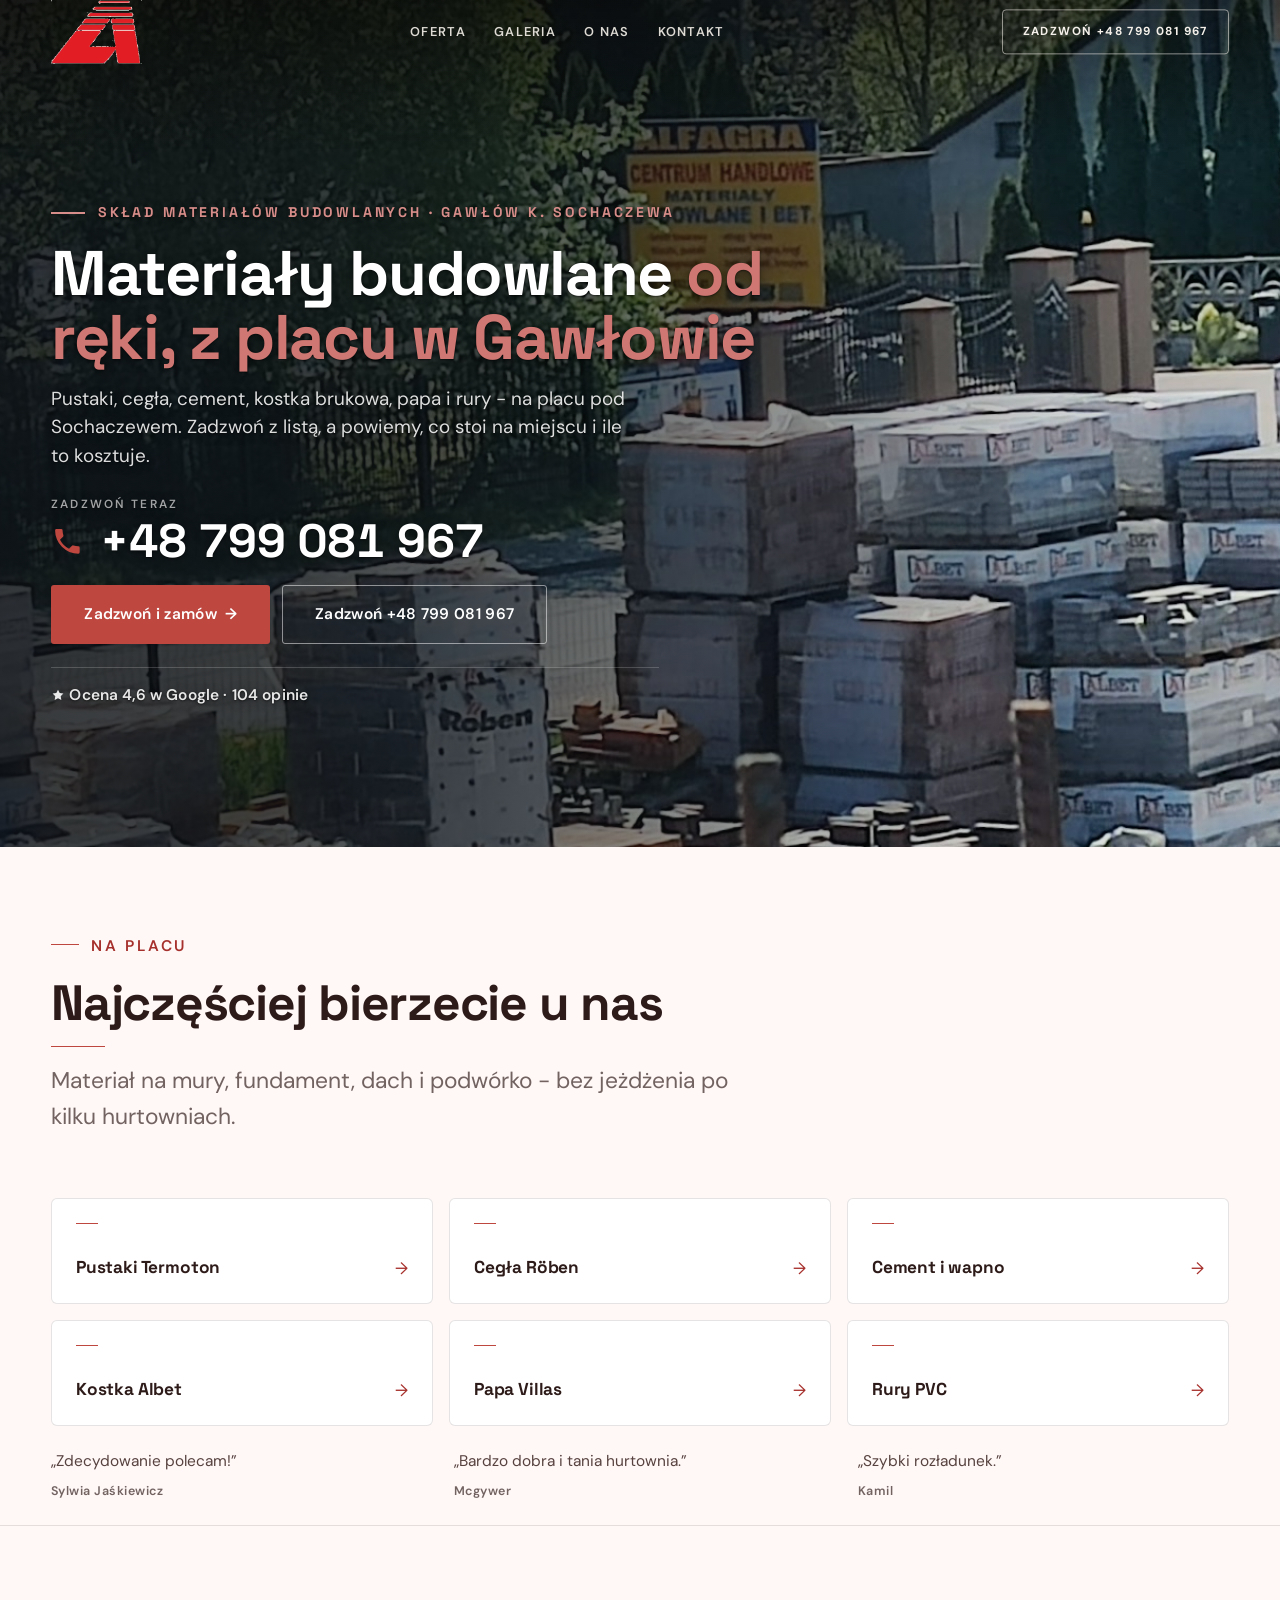
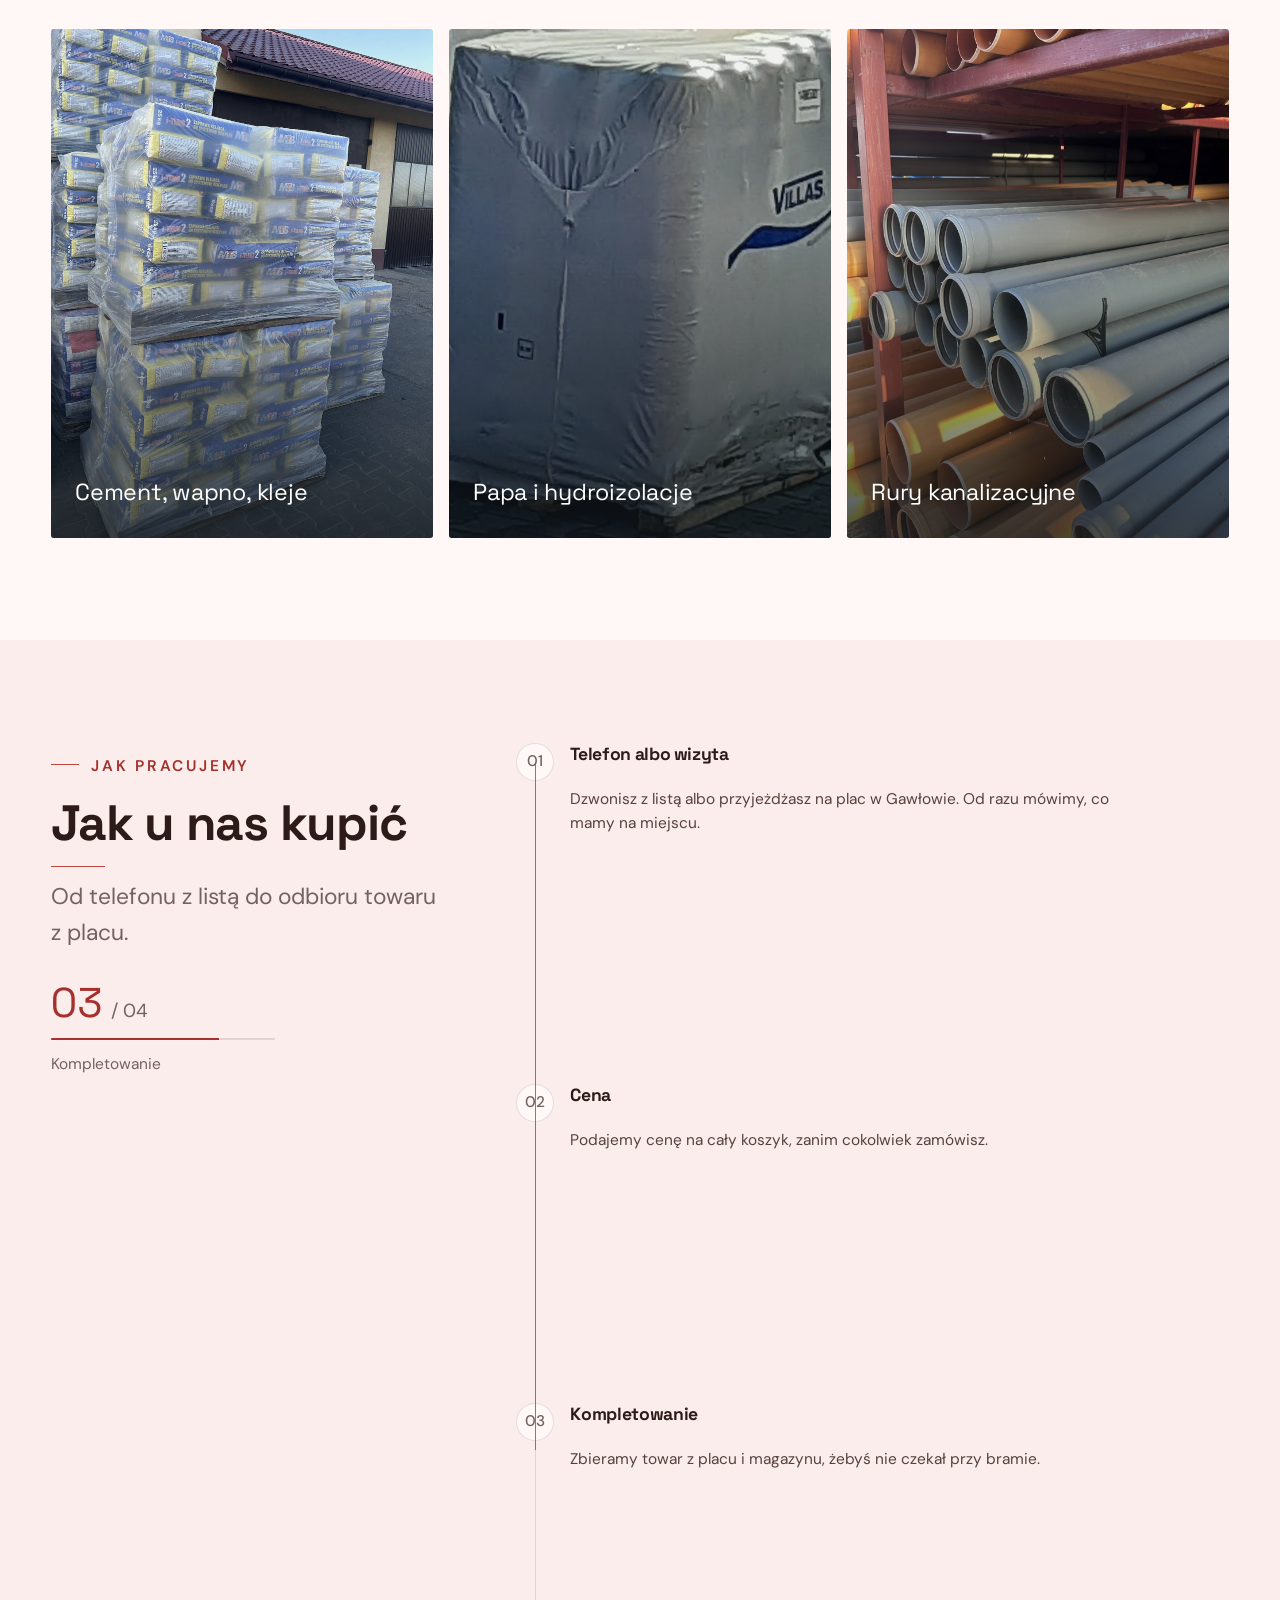
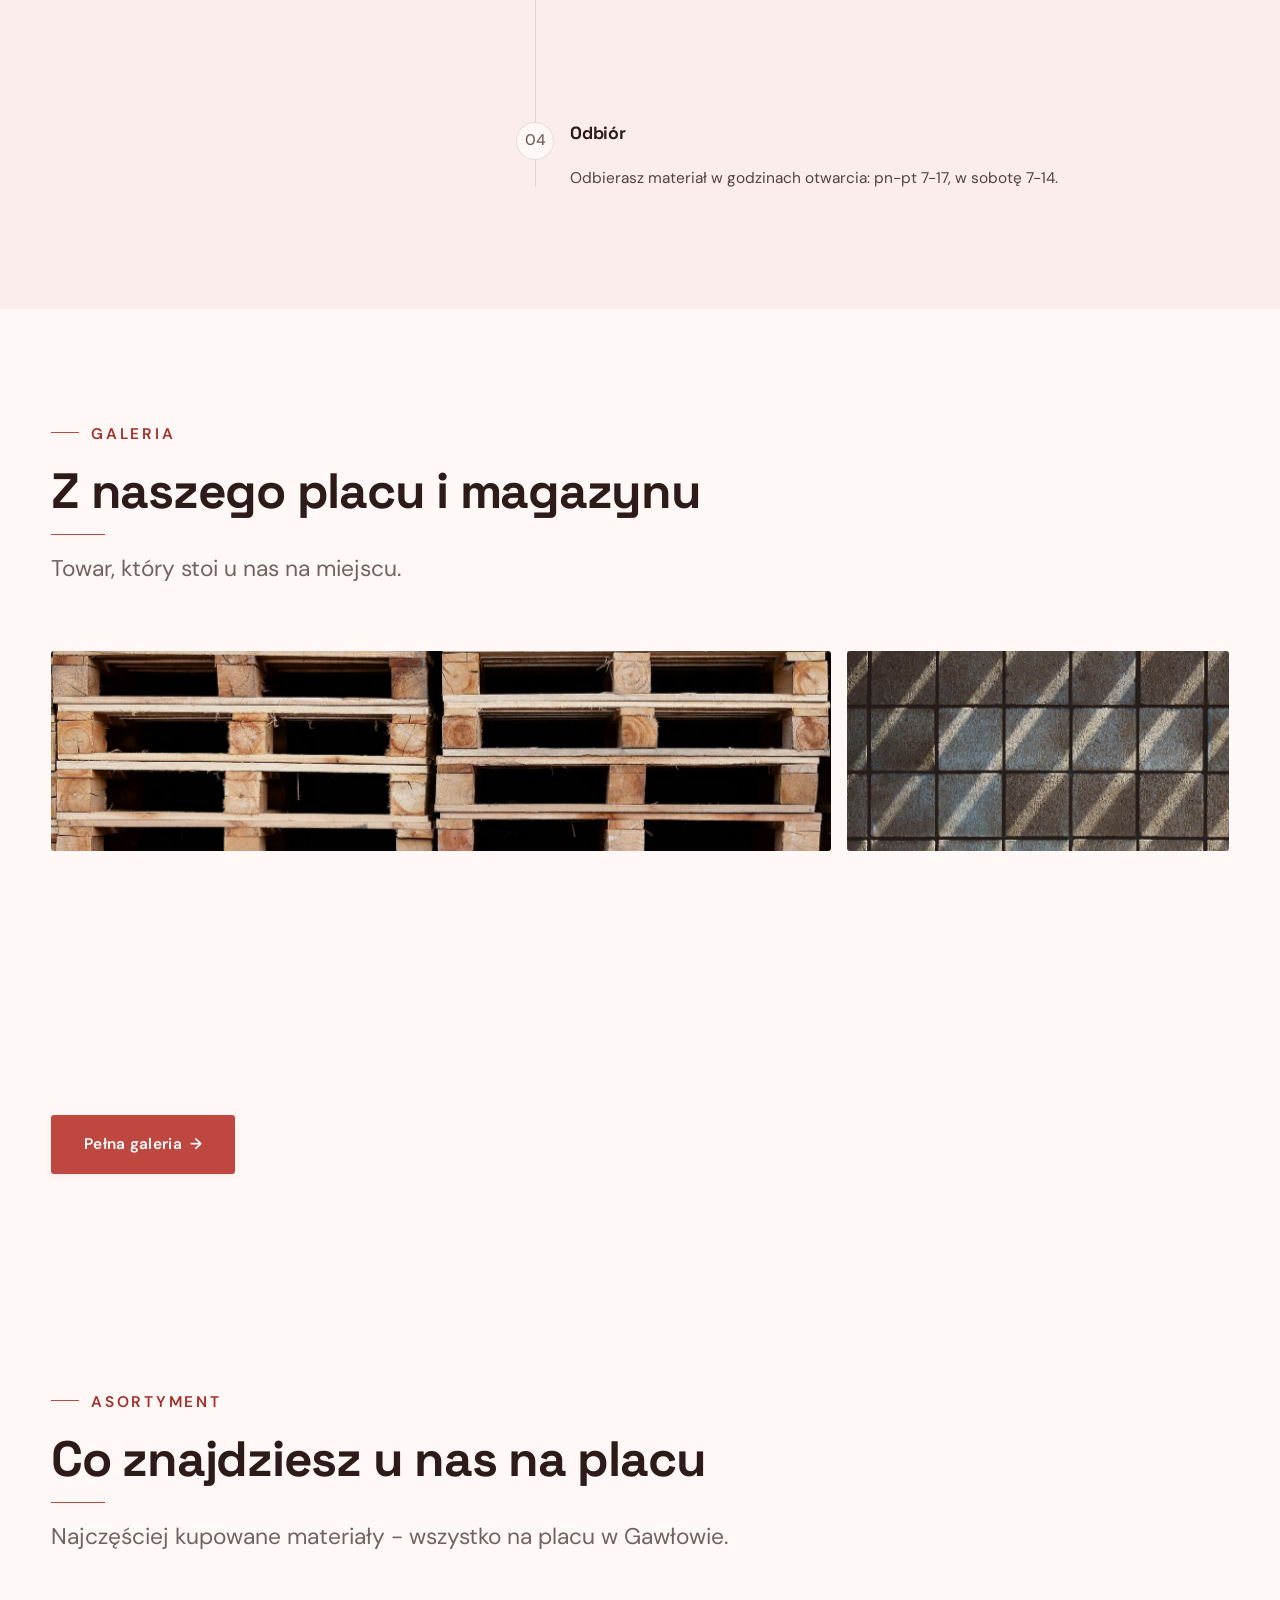
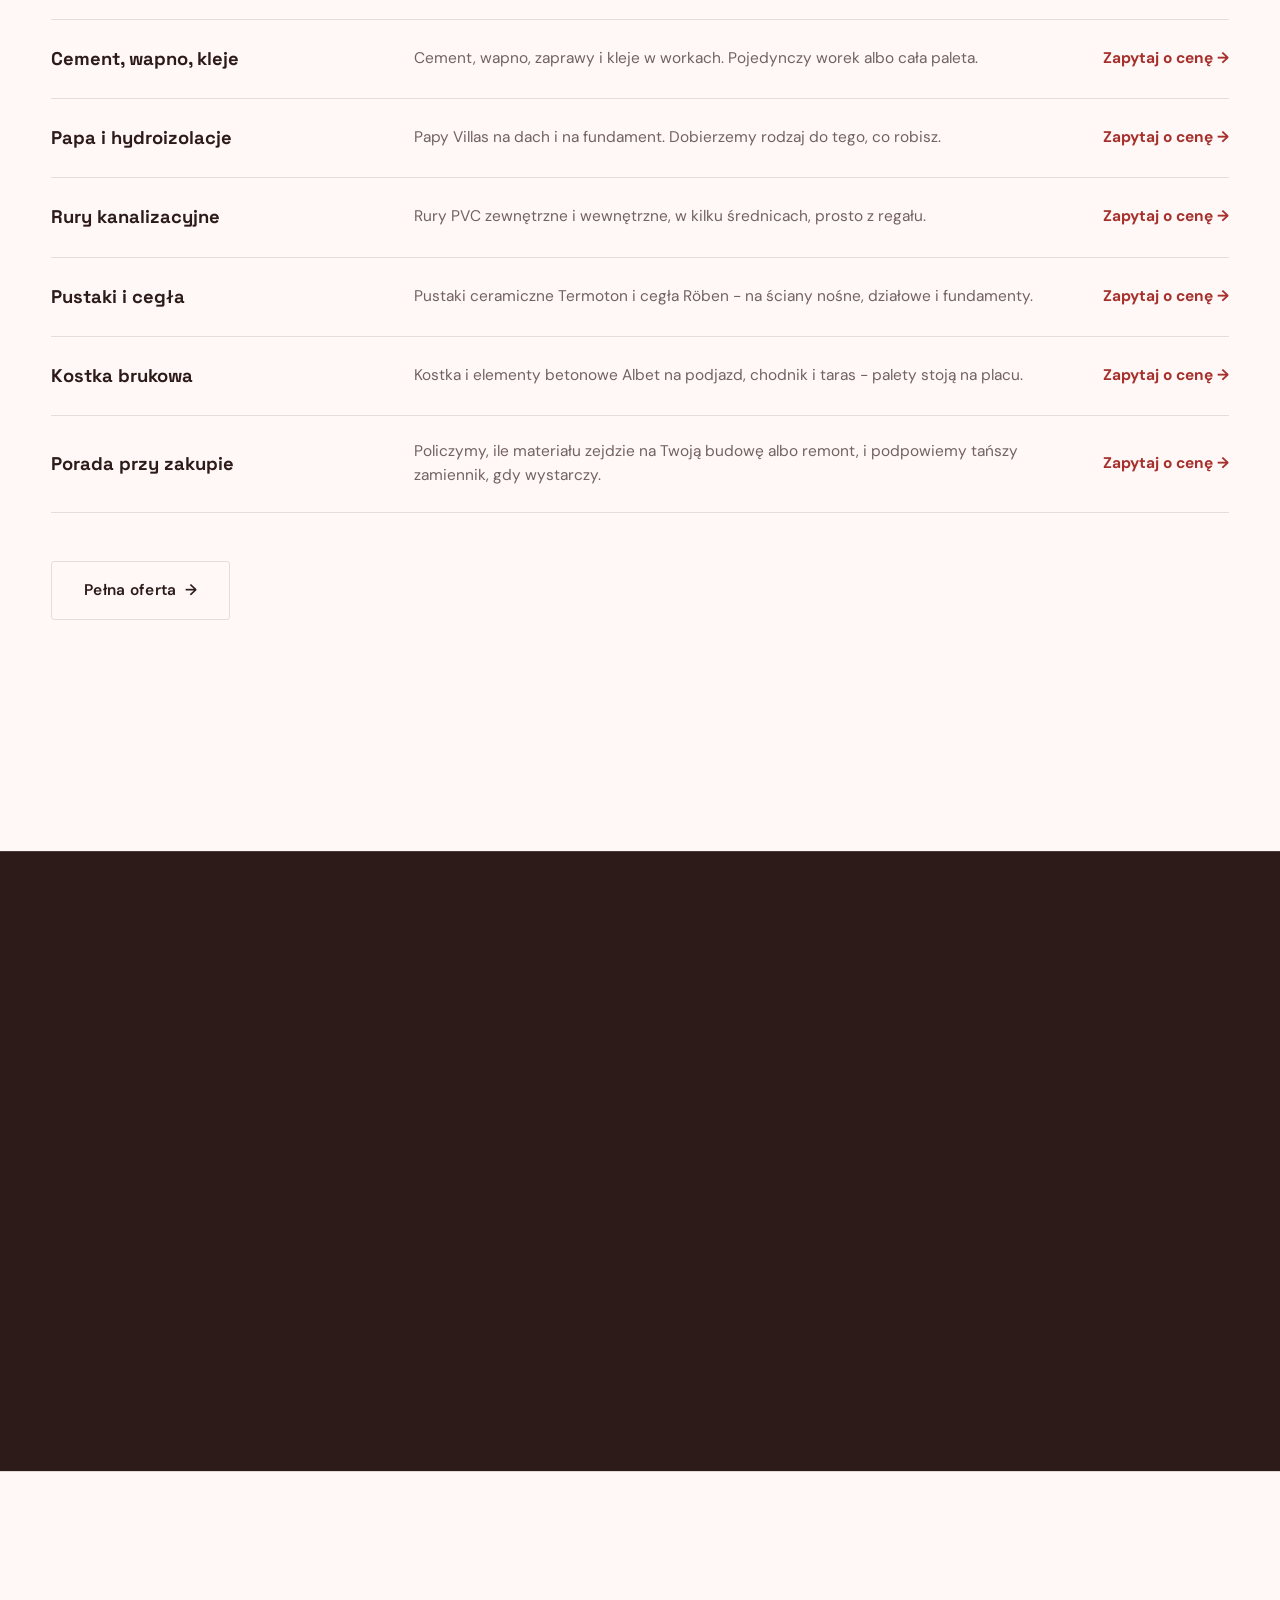
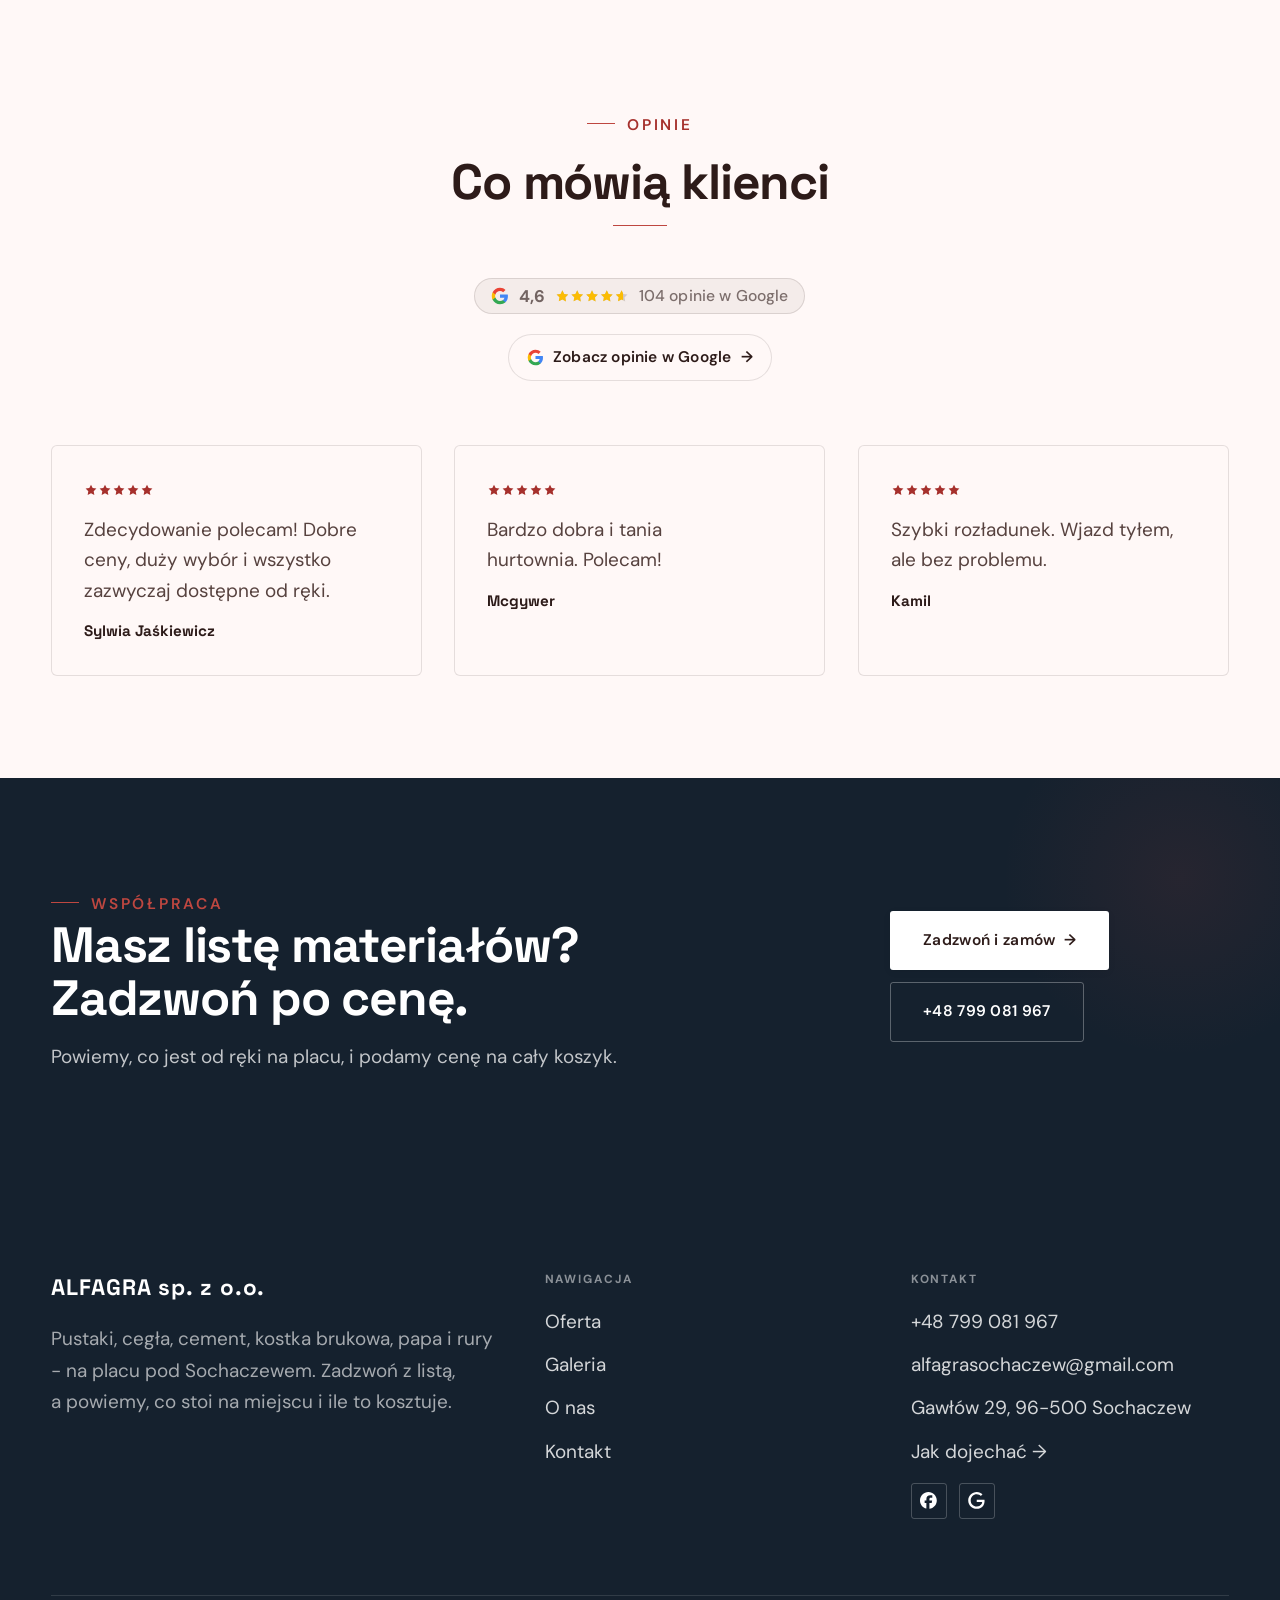
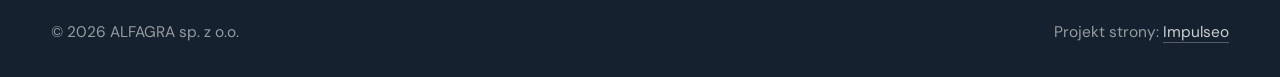
<file: index.html>
<!DOCTYPE html>
<html lang="pl">
<head>
<meta charset="UTF-8">
<meta name="viewport" content="width=device-width, initial-scale=1.0">
<title>ALFAGRA - Skład materiałów budowlanych · Gawłów, Sochaczew</title>
<meta name="description" content="ALFAGRA - skład materiałów budowlanych w Gawłowie pod Sochaczewem. Pustaki i cegła, cement, wapno i kleje, kostka brukowa, papa, rury kanalizacyjne. Pn-pt 7-17, sob 7-14.">
<link rel="canonical" href="https://kris20032.github.io/alfagra-sp-z-o-o/">
<meta name="robots" content="noindex, nofollow">
<meta property="og:type" content="website">
<meta property="og:locale" content="pl_PL">
<meta property="og:site_name" content="ALFAGRA">
<meta property="og:title" content="ALFAGRA - Skład materiałów budowlanych · Gawłów, Sochaczew">
<meta property="og:description" content="ALFAGRA - skład materiałów budowlanych w Gawłowie pod Sochaczewem. Pustaki i cegła, cement, wapno i kleje, kostka brukowa, papa, rury kanalizacyjne. Pn-pt 7-17, sob 7-14.">
<meta property="og:url" content="https://kris20032.github.io/alfagra-sp-z-o-o/">
<meta property="og:image" content="https://kris20032.github.io/alfagra-sp-z-o-o/img/og.jpg">
<meta property="og:image:width" content="1200">
<meta property="og:image:height" content="630">
<meta name="twitter:card" content="summary_large_image">
<script type="application/ld+json">{"@context": "https://schema.org", "@type": "LocalBusiness", "name": "ALFAGRA", "url": "https://kris20032.github.io/alfagra-sp-z-o-o/", "telephone": "+48799081967", "image": "https://kris20032.github.io/alfagra-sp-z-o-o/img/og.jpg", "areaServed": "Sochaczew", "sameAs": ["https://www.facebook.com/alfagrasochaczew", "https://maps.google.com/?cid=7628949309157044323&g_mp=CiVnb29nbGUubWFwcy5wbGFjZXMudjEuUGxhY2VzLkdldFBsYWNlEAIYBCAA"]}</script>
<link rel="preconnect" href="https://fonts.googleapis.com">
<link rel="preconnect" href="https://fonts.gstatic.com" crossorigin>
<link href="https://fonts.googleapis.com/css2?family=Space+Grotesk:wght@500;600;700&family=DM+Sans:opsz,wght@9..40,400;9..40,500;9..40,600&display=swap" rel="stylesheet">
<link rel="stylesheet" href="assets/styles.css?v=841bcd78">
</head>
<body>

<header class="nav">
  <div class="wrap nav-inner">
    <a class="brand brand-has-logo" href="index.html"><img class="brand-logo" src="img/logo.png" alt="ALFAGRA" width="302" height="213" decoding="async"></a>
    <nav class="nav-links">
      <a href="oferta.html">Oferta</a>
      <a href="realizacje.html">Galeria</a>
      <a href="o-nas.html">O nas</a>
      <a href="kontakt.html">Kontakt</a>
      <a href="tel:+48799081967" class="btn btn-accent">Zadzwoń +48 799 081 967</a>
    </nav>
    <button class="nav-toggle" aria-label="Menu"><span></span><span></span><span></span></button>
  </div>
</header>

<main>
<section class="hero-fach">
  <img class="hf-photo" src="img/hero.jpg" fetchpriority="high" alt="ALFAGRA" width="1528" height="802">
  <div class="hf-panel">
    <div class="hf-inner">
      <span class="hf-kicker">Skład materiałów budowlanych · Gawłów k. Sochaczewa</span>
      <h1 class="hf-title">Materiały budowlane <em>od ręki, z placu w Gawłowie</em></h1>
      <p class="hf-lead">Pustaki, cegła, cement, kostka brukowa, papa i rury - na placu pod Sochaczewem. Zadzwoń z listą, a powiemy, co stoi na miejscu i ile to kosztuje.</p>
      <a class="hf-phone" href="tel:+48799081967"><span class="hf-phone-lab">Zadzwoń teraz</span><span class="hf-phone-num"><svg class="ico-tel" width="16" height="16" viewBox="0 0 24 24" fill="none" aria-hidden="true"><path d="M6.6 10.8a15.5 15.5 0 0 0 6.6 6.6l2.2-2.2a1 1 0 0 1 1-.24 11.4 11.4 0 0 0 3.6.58 1 1 0 0 1 1 1V20a1 1 0 0 1-1 1A17 17 0 0 1 3 4a1 1 0 0 1 1-1h3.5a1 1 0 0 1 1 1c0 1.25.2 2.46.58 3.6a1 1 0 0 1-.25 1l-2.23 2.2Z" fill="currentColor"/></svg> +48 799 081 967</span></a>
      <div class="hf-actions">
        <a href="kontakt.html" class="btn btn-accent">Zadzwoń i zamów <span class="arr">→</span></a>
        <a href="tel:+48799081967" class="btn btn-ghost hf-ghost">Zadzwoń +48 799 081 967</a>
      </div>
      <div class="hf-trust"><svg class="ico-star" width="14" height="14" viewBox="0 0 24 24" style="vertical-align:-2px" aria-hidden="true"><path d="M12 2.8l2.85 5.8 6.4.93-4.63 4.5 1.1 6.37L12 17.4l-5.72 3 1.1-6.37-4.63-4.5 6.4-.93L12 2.8Z" fill="currentColor"/></svg> Ocena 4,6 w Google · 104 opinie</div>
    </div>
  </div>
</section>
<section class="objawy">
  <div class="wrap">
    <div class="head reveal">
      <span class="eyebrow">Na placu</span>
      <h2>Najczęściej bierzecie u nas</h2>
      <p>Materiał na mury, fundament, dach i podwórko - bez jeżdżenia po kilku hurtowniach.</p>
    </div>
    <div class="obj-grid">
      <a class="obj-tile reveal" href="kontakt.html"><span class="ot-row"><span class="ot-name">Pustaki Termoton</span><span class="ot-arr" aria-hidden="true">→</span></span></a>
      <a class="obj-tile reveal" href="kontakt.html"><span class="ot-row"><span class="ot-name">Cegła Röben</span><span class="ot-arr" aria-hidden="true">→</span></span></a>
      <a class="obj-tile reveal" href="kontakt.html"><span class="ot-row"><span class="ot-name">Cement i wapno</span><span class="ot-arr" aria-hidden="true">→</span></span></a>
      <a class="obj-tile reveal" href="kontakt.html"><span class="ot-row"><span class="ot-name">Kostka Albet</span><span class="ot-arr" aria-hidden="true">→</span></span></a>
      <a class="obj-tile reveal" href="kontakt.html"><span class="ot-row"><span class="ot-name">Papa Villas</span><span class="ot-arr" aria-hidden="true">→</span></span></a>
      <a class="obj-tile reveal" href="kontakt.html"><span class="ot-row"><span class="ot-name">Rury PVC</span><span class="ot-arr" aria-hidden="true">→</span></span></a>
    </div>
  </div>
</section>
<section class="opinie-mini" aria-label="Opinie klientów">
  <div class="wrap">
    <div class="om-row">
      <div class="om-item reveal"><blockquote>„Zdecydowanie polecam!”</blockquote><span class="om-autor">Sylwia Jaśkiewicz</span></div>
      <div class="om-item reveal"><blockquote>„Bardzo dobra i tania hurtownia.”</blockquote><span class="om-autor">Mcgywer</span></div>
      <div class="om-item reveal"><blockquote>„Szybki rozładunek.”</blockquote><span class="om-autor">Kamil</span></div>
    </div>
  </div>
</section>
<section class="gateways-band">
  <div class="wrap">
    <div class="gateways">
      <a href="oferta.html" class="gateway reveal"><img src="img/g1.jpg" alt="Cement, wapno, kleje" loading="lazy" width="1600" height="2317" decoding="async"><span class="g-ttl">Cement, wapno, kleje</span></a>
      <a href="oferta.html" class="gateway reveal"><img src="img/g2.jpg" alt="Papa i hydroizolacje" loading="lazy" width="1600" height="800" decoding="async"><span class="g-ttl">Papa i hydroizolacje</span></a>
      <a href="oferta.html" class="gateway reveal"><img src="img/g3.jpg" alt="Rury kanalizacyjne" loading="lazy" width="1464" height="2018" decoding="async"><span class="g-ttl">Rury kanalizacyjne</span></a>
    </div>
  </div>
</section>
<section class="proces proces-os fachowcy">
  <div class="wrap proc-grid">
    <div class="proc-side">
      <div class="head reveal">
        <span class="eyebrow">Jak pracujemy</span>
        <h2>Jak u nas kupić</h2>
        <p>Od telefonu z listą do odbioru towaru z placu.</p>
      </div>
      <div class="proc-count" aria-hidden="true"><span class="pc-cur">01</span><span class="pc-all">/ 04</span></div>
      <div class="proc-bar" aria-hidden="true"><i></i></div>
      <p class="proc-now" aria-hidden="true">Telefon albo wizyta</p>
    </div>
    <ol class="proces-line">
      <li class="reveal"><span class="pno">01</span><h3>Telefon albo wizyta</h3><p>Dzwonisz z listą albo przyjeżdżasz na plac w Gawłowie. Od razu mówimy, co mamy na miejscu.</p></li>
      <li class="reveal"><span class="pno">02</span><h3>Cena</h3><p>Podajemy cenę na cały koszyk, zanim cokolwiek zamówisz.</p></li>
      <li class="reveal"><span class="pno">03</span><h3>Kompletowanie</h3><p>Zbieramy towar z placu i magazynu, żebyś nie czekał przy bramie.</p></li>
      <li class="reveal"><span class="pno">04</span><h3>Odbiór</h3><p>Odbierasz materiał w godzinach otwarcia: pn-pt 7-17, w sobotę 7-14.</p></li>
    </ol>
  </div>
</section>
<section>
  <div class="wrap">
    <div class="head reveal">
      <span class="eyebrow">Galeria</span>
      <h2>Z naszego placu i magazynu</h2>
      <p>Towar, który stoi u nas na miejscu.</p>
    </div>
    <div class="gallery">
      <div class="tile t-two3 reveal"><img src="img/g4.jpg" alt="ALFAGRA" loading="lazy" width="1600" height="1045" decoding="async"></div>
      <div class="tile t-third reveal"><img src="img/g5.jpg" alt="ALFAGRA" loading="lazy" width="1600" height="1066" decoding="async"></div>
      <div class="tile t-third reveal"><img src="img/g6.jpg" alt="ALFAGRA" loading="lazy" width="1600" height="1067" decoding="async"></div>
      <div class="tile t-third reveal"><img src="img/g7.jpg" alt="ALFAGRA" loading="lazy" width="1516" height="960" decoding="async"></div>
      <div class="tile t-third reveal"><img src="img/g8.jpg" alt="ALFAGRA" loading="lazy" width="1600" height="1066" decoding="async"></div>
    </div>
    <div style="margin-top:var(--space-7)" class="reveal"><a href="realizacje.html" class="btn btn-accent">Pełna galeria <span class="arr">→</span></a></div>
  </div>
</section>
<section class="fach-uslugi">
  <div class="wrap">
    <div class="head reveal">
      <span class="eyebrow">Asortyment</span>
      <h2>Co znajdziesz u nas na placu</h2>
      <p>Najczęściej kupowane materiały - wszystko na placu w Gawłowie.</p>
    </div>
    <ul class="fu-list">
      <li class="fu-row reveal"><div class="fu-name">Cement, wapno, kleje</div><div class="fu-desc">Cement, wapno, zaprawy i kleje w workach. Pojedynczy worek albo cała paleta.</div><a class="fu-cta" href="kontakt.html">Zapytaj o cenę <span class="arr">→</span></a></li>
      <li class="fu-row reveal"><div class="fu-name">Papa i hydroizolacje</div><div class="fu-desc">Papy Villas na dach i na fundament. Dobierzemy rodzaj do tego, co robisz.</div><a class="fu-cta" href="kontakt.html">Zapytaj o cenę <span class="arr">→</span></a></li>
      <li class="fu-row reveal"><div class="fu-name">Rury kanalizacyjne</div><div class="fu-desc">Rury PVC zewnętrzne i wewnętrzne, w kilku średnicach, prosto z regału.</div><a class="fu-cta" href="kontakt.html">Zapytaj o cenę <span class="arr">→</span></a></li>
      <li class="fu-row reveal"><div class="fu-name">Pustaki i cegła</div><div class="fu-desc">Pustaki ceramiczne Termoton i cegła Röben - na ściany nośne, działowe i fundamenty.</div><a class="fu-cta" href="kontakt.html">Zapytaj o cenę <span class="arr">→</span></a></li>
      <li class="fu-row reveal"><div class="fu-name">Kostka brukowa</div><div class="fu-desc">Kostka i elementy betonowe Albet na podjazd, chodnik i taras - palety stoją na placu.</div><a class="fu-cta" href="kontakt.html">Zapytaj o cenę <span class="arr">→</span></a></li>
      <li class="fu-row reveal"><div class="fu-name">Porada przy zakupie</div><div class="fu-desc">Policzymy, ile materiału zejdzie na Twoją budowę albo remont, i podpowiemy tańszy zamiennik, gdy wystarczy.</div><a class="fu-cta" href="kontakt.html">Zapytaj o cenę <span class="arr">→</span></a></li>
    </ul>
    <div style="margin-top:var(--space-7)" class="reveal"><a href="oferta.html" class="btn btn-ghost">Pełna oferta <span class="arr">→</span></a></div>
  </div>
</section>
<section class="stopklatka" aria-hidden="true">
  <div class="stk-bg" style="background-image:url(img/g9.jpg)"></div>
</section>
<section class="opinie">
  <div class="wrap">
    <div class="head center reveal">
      <span class="eyebrow">Opinie</span>
      <h2>Co mówią klienci</h2>
    </div>
    <p class="op-meta reveal"><span class="g-badge"><svg class="gb-ico" viewBox="0 0 24 24" width="18" height="18" aria-hidden="true"><path fill="#4285F4" d="M22.56 12.25c0-.78-.07-1.53-.2-2.25H12v4.26h5.92c-.26 1.37-1.04 2.53-2.21 3.31v2.77h3.57c2.08-1.92 3.28-4.74 3.28-8.09z"/><path fill="#34A853" d="M12 23c2.97 0 5.46-.98 7.28-2.66l-3.57-2.77c-.98.66-2.23 1.06-3.71 1.06-2.86 0-5.29-1.93-6.16-4.53H2.18v2.84C3.99 20.53 7.7 23 12 23z"/><path fill="#FBBC05" d="M5.84 14.09c-.22-.66-.35-1.36-.35-2.09s.13-1.43.35-2.09V7.07H2.18C1.43 8.55 1 10.22 1 12s.43 3.45 1.18 4.93l2.85-2.22.81-.62z"/><path fill="#EA4335" d="M12 5.38c1.62 0 3.06.56 4.21 1.64l3.15-3.15C17.45 2.09 14.97 1 12 1 7.7 1 3.99 3.47 2.18 7.07l3.66 2.84c.87-2.6 3.3-4.53 6.16-4.53z"/></svg><b class="gb-ocena">4,6</b><svg class="gb-stars" viewBox="0 0 90 18" width="74" height="14.8" aria-hidden="true"><g fill="currentColor" opacity=".26"><path transform="translate(0,0)" d="M9 1.6l2.2 4.46 4.92.72-3.56 3.47.84 4.9L9 12.74l-4.4 2.31.84-4.9L1.88 6.68l4.92-.72L9 1.6Z"/><path transform="translate(18,0)" d="M9 1.6l2.2 4.46 4.92.72-3.56 3.47.84 4.9L9 12.74l-4.4 2.31.84-4.9L1.88 6.68l4.92-.72L9 1.6Z"/><path transform="translate(36,0)" d="M9 1.6l2.2 4.46 4.92.72-3.56 3.47.84 4.9L9 12.74l-4.4 2.31.84-4.9L1.88 6.68l4.92-.72L9 1.6Z"/><path transform="translate(54,0)" d="M9 1.6l2.2 4.46 4.92.72-3.56 3.47.84 4.9L9 12.74l-4.4 2.31.84-4.9L1.88 6.68l4.92-.72L9 1.6Z"/><path transform="translate(72,0)" d="M9 1.6l2.2 4.46 4.92.72-3.56 3.47.84 4.9L9 12.74l-4.4 2.31.84-4.9L1.88 6.68l4.92-.72L9 1.6Z"/></g><clipPath id="gs920"><rect x="0" y="0" width="82.8" height="18"/></clipPath><g fill="#FBBC04" clip-path="url(#gs920)"><path transform="translate(0,0)" d="M9 1.6l2.2 4.46 4.92.72-3.56 3.47.84 4.9L9 12.74l-4.4 2.31.84-4.9L1.88 6.68l4.92-.72L9 1.6Z"/><path transform="translate(18,0)" d="M9 1.6l2.2 4.46 4.92.72-3.56 3.47.84 4.9L9 12.74l-4.4 2.31.84-4.9L1.88 6.68l4.92-.72L9 1.6Z"/><path transform="translate(36,0)" d="M9 1.6l2.2 4.46 4.92.72-3.56 3.47.84 4.9L9 12.74l-4.4 2.31.84-4.9L1.88 6.68l4.92-.72L9 1.6Z"/><path transform="translate(54,0)" d="M9 1.6l2.2 4.46 4.92.72-3.56 3.47.84 4.9L9 12.74l-4.4 2.31.84-4.9L1.88 6.68l4.92-.72L9 1.6Z"/><path transform="translate(72,0)" d="M9 1.6l2.2 4.46 4.92.72-3.56 3.47.84 4.9L9 12.74l-4.4 2.31.84-4.9L1.88 6.68l4.92-.72L9 1.6Z"/></g></svg><span class="gb-txt">104 opinie w Google</span></span></p>
    <p class="op-meta reveal"><a class="op-google" href="https://maps.google.com/?cid=7628949309157044323&amp;g_mp=CiVnb29nbGUubWFwcy5wbGFjZXMudjEuUGxhY2VzLkdldFBsYWNlEAIYBCAA" target="_blank" rel="noopener"><svg class="op-g-ico" viewBox="0 0 24 24" width="17" height="17" aria-hidden="true"><path fill="#4285F4" d="M22.56 12.25c0-.78-.07-1.53-.2-2.25H12v4.26h5.92c-.26 1.37-1.04 2.53-2.21 3.31v2.77h3.57c2.08-1.92 3.28-4.74 3.28-8.09z"/><path fill="#34A853" d="M12 23c2.97 0 5.46-.98 7.28-2.66l-3.57-2.77c-.98.66-2.23 1.06-3.71 1.06-2.86 0-5.29-1.93-6.16-4.53H2.18v2.84C3.99 20.53 7.7 23 12 23z"/><path fill="#FBBC05" d="M5.84 14.09c-.22-.66-.35-1.36-.35-2.09s.13-1.43.35-2.09V7.07H2.18C1.43 8.55 1 10.22 1 12s.43 3.45 1.18 4.93l2.85-2.22.81-.62z"/><path fill="#EA4335" d="M12 5.38c1.62 0 3.06.56 4.21 1.64l3.15-3.15C17.45 2.09 14.97 1 12 1 7.7 1 3.99 3.47 2.18 7.07l3.66 2.84c.87-2.6 3.3-4.53 6.16-4.53z"/></svg><span>Zobacz opinie w Google</span><span class="arr">→</span></a></p>
    <div class="opinie-grid">
      <figure class="op-card reveal"><span class="op-star"><svg class="ico-star" width="14" height="14" viewBox="0 0 24 24" style="vertical-align:-2px" aria-hidden="true"><path d="M12 2.8l2.85 5.8 6.4.93-4.63 4.5 1.1 6.37L12 17.4l-5.72 3 1.1-6.37-4.63-4.5 6.4-.93L12 2.8Z" fill="currentColor"/></svg><svg class="ico-star" width="14" height="14" viewBox="0 0 24 24" style="vertical-align:-2px" aria-hidden="true"><path d="M12 2.8l2.85 5.8 6.4.93-4.63 4.5 1.1 6.37L12 17.4l-5.72 3 1.1-6.37-4.63-4.5 6.4-.93L12 2.8Z" fill="currentColor"/></svg><svg class="ico-star" width="14" height="14" viewBox="0 0 24 24" style="vertical-align:-2px" aria-hidden="true"><path d="M12 2.8l2.85 5.8 6.4.93-4.63 4.5 1.1 6.37L12 17.4l-5.72 3 1.1-6.37-4.63-4.5 6.4-.93L12 2.8Z" fill="currentColor"/></svg><svg class="ico-star" width="14" height="14" viewBox="0 0 24 24" style="vertical-align:-2px" aria-hidden="true"><path d="M12 2.8l2.85 5.8 6.4.93-4.63 4.5 1.1 6.37L12 17.4l-5.72 3 1.1-6.37-4.63-4.5 6.4-.93L12 2.8Z" fill="currentColor"/></svg><svg class="ico-star" width="14" height="14" viewBox="0 0 24 24" style="vertical-align:-2px" aria-hidden="true"><path d="M12 2.8l2.85 5.8 6.4.93-4.63 4.5 1.1 6.37L12 17.4l-5.72 3 1.1-6.37-4.63-4.5 6.4-.93L12 2.8Z" fill="currentColor"/></svg></span><blockquote>Zdecydowanie polecam! Dobre ceny, duży wybór i wszystko zazwyczaj dostępne od ręki.</blockquote><span class="op-autor">Sylwia Jaśkiewicz</span></figure>
      <figure class="op-card reveal"><span class="op-star"><svg class="ico-star" width="14" height="14" viewBox="0 0 24 24" style="vertical-align:-2px" aria-hidden="true"><path d="M12 2.8l2.85 5.8 6.4.93-4.63 4.5 1.1 6.37L12 17.4l-5.72 3 1.1-6.37-4.63-4.5 6.4-.93L12 2.8Z" fill="currentColor"/></svg><svg class="ico-star" width="14" height="14" viewBox="0 0 24 24" style="vertical-align:-2px" aria-hidden="true"><path d="M12 2.8l2.85 5.8 6.4.93-4.63 4.5 1.1 6.37L12 17.4l-5.72 3 1.1-6.37-4.63-4.5 6.4-.93L12 2.8Z" fill="currentColor"/></svg><svg class="ico-star" width="14" height="14" viewBox="0 0 24 24" style="vertical-align:-2px" aria-hidden="true"><path d="M12 2.8l2.85 5.8 6.4.93-4.63 4.5 1.1 6.37L12 17.4l-5.72 3 1.1-6.37-4.63-4.5 6.4-.93L12 2.8Z" fill="currentColor"/></svg><svg class="ico-star" width="14" height="14" viewBox="0 0 24 24" style="vertical-align:-2px" aria-hidden="true"><path d="M12 2.8l2.85 5.8 6.4.93-4.63 4.5 1.1 6.37L12 17.4l-5.72 3 1.1-6.37-4.63-4.5 6.4-.93L12 2.8Z" fill="currentColor"/></svg><svg class="ico-star" width="14" height="14" viewBox="0 0 24 24" style="vertical-align:-2px" aria-hidden="true"><path d="M12 2.8l2.85 5.8 6.4.93-4.63 4.5 1.1 6.37L12 17.4l-5.72 3 1.1-6.37-4.63-4.5 6.4-.93L12 2.8Z" fill="currentColor"/></svg></span><blockquote>Bardzo dobra i tania hurtownia. Polecam!</blockquote><span class="op-autor">Mcgywer</span></figure>
      <figure class="op-card reveal"><span class="op-star"><svg class="ico-star" width="14" height="14" viewBox="0 0 24 24" style="vertical-align:-2px" aria-hidden="true"><path d="M12 2.8l2.85 5.8 6.4.93-4.63 4.5 1.1 6.37L12 17.4l-5.72 3 1.1-6.37-4.63-4.5 6.4-.93L12 2.8Z" fill="currentColor"/></svg><svg class="ico-star" width="14" height="14" viewBox="0 0 24 24" style="vertical-align:-2px" aria-hidden="true"><path d="M12 2.8l2.85 5.8 6.4.93-4.63 4.5 1.1 6.37L12 17.4l-5.72 3 1.1-6.37-4.63-4.5 6.4-.93L12 2.8Z" fill="currentColor"/></svg><svg class="ico-star" width="14" height="14" viewBox="0 0 24 24" style="vertical-align:-2px" aria-hidden="true"><path d="M12 2.8l2.85 5.8 6.4.93-4.63 4.5 1.1 6.37L12 17.4l-5.72 3 1.1-6.37-4.63-4.5 6.4-.93L12 2.8Z" fill="currentColor"/></svg><svg class="ico-star" width="14" height="14" viewBox="0 0 24 24" style="vertical-align:-2px" aria-hidden="true"><path d="M12 2.8l2.85 5.8 6.4.93-4.63 4.5 1.1 6.37L12 17.4l-5.72 3 1.1-6.37-4.63-4.5 6.4-.93L12 2.8Z" fill="currentColor"/></svg><svg class="ico-star" width="14" height="14" viewBox="0 0 24 24" style="vertical-align:-2px" aria-hidden="true"><path d="M12 2.8l2.85 5.8 6.4.93-4.63 4.5 1.1 6.37L12 17.4l-5.72 3 1.1-6.37-4.63-4.5 6.4-.93L12 2.8Z" fill="currentColor"/></svg></span><blockquote>Szybki rozładunek. Wjazd tyłem, ale bez problemu.</blockquote><span class="op-autor">Kamil</span></figure>
    </div>
  </div>
</section>
<section class="cta">
  <div class="wrap">
    <div class="reveal">
      <span class="eyebrow">Współpraca</span>
      <h2>Masz listę materiałów? Zadzwoń po cenę.</h2>
      <p>Powiemy, co jest od ręki na placu, i podamy cenę na cały koszyk.</p>
    </div>
    <div class="cta-actions reveal">
      <a href="kontakt.html" class="btn btn-light">Zadzwoń i zamów <span class="arr">→</span></a>
      <a href="tel:+48799081967" class="btn btn-ghost btn-ghost-cta">+48 799 081 967</a>
    </div>
  </div>
</section>
</main>

<footer>
  <div class="wrap">
    <div class="foot-grid">
      <div class="foot-brand">
        <div class="name">ALFAGRA sp. z o.o.</div>
        <p>Pustaki, cegła, cement, kostka brukowa, papa i rury - na placu pod Sochaczewem. Zadzwoń z listą, a powiemy, co stoi na miejscu i ile to kosztuje.</p>
      </div>
      <div class="foot-col">
        <h4>Nawigacja</h4>
        <a href="oferta.html">Oferta</a>
        <a href="realizacje.html">Galeria</a>
        <a href="o-nas.html">O nas</a>
        <a href="kontakt.html">Kontakt</a>
      </div>
      <div class="foot-col">
        <h4>Kontakt</h4>
        <a href="tel:+48799081967">+48 799 081 967</a>
        <a href="mailto:alfagrasochaczew@gmail.com">alfagrasochaczew@gmail.com</a>
        <p>Gawłów 29, 96-500 Sochaczew</p>
        <a href="https://maps.google.com/?cid=7628949309157044323&g_mp=CiVnb29nbGUubWFwcy5wbGFjZXMudjEuUGxhY2VzLkdldFBsYWNlEAIYBCAA" target="_blank" rel="noopener">Jak dojechać →</a>
      <div class="foot-soc">
        <a class="soc" href="https://www.facebook.com/alfagrasochaczew" target="_blank" rel="noopener" aria-label="Facebook - ALFAGRA"><svg viewBox="0 0 24 24" aria-hidden="true" focusable="false"><path d="M9.101 23.691v-7.98H6.627v-3.667h2.474v-1.58c0-4.085 1.848-5.978 5.858-5.978.401 0 .955.042 1.468.103a8.68 8.68 0 0 1 1.141.195v3.325a8.623 8.623 0 0 0-.653-.036 26.805 26.805 0 0 0-.733-.009c-.707 0-1.259.096-1.675.309a1.686 1.686 0 0 0-.679.622c-.258.42-.374.995-.374 1.752v1.297h3.919l-.386 2.103-.287 1.564h-3.246v8.245C19.396 23.238 24 18.179 24 12.044c0-6.627-5.373-12-12-12s-12 5.373-12 12c0 5.628 3.874 10.35 9.101 11.647Z" fill="currentColor"/></svg></a>
        <a class="soc" href="https://maps.google.com/?cid=7628949309157044323&g_mp=CiVnb29nbGUubWFwcy5wbGFjZXMudjEuUGxhY2VzLkdldFBsYWNlEAIYBCAA" target="_blank" rel="noopener" aria-label="Google - ALFAGRA"><svg viewBox="0 0 24 24" aria-hidden="true" focusable="false"><path d="M12.48 10.92v3.28h7.84c-.24 1.84-.853 3.187-1.787 4.133-1.147 1.147-2.933 2.4-6.053 2.4-4.827 0-8.6-3.893-8.6-8.72s3.773-8.72 8.6-8.72c2.6 0 4.507 1.027 5.907 2.347l2.307-2.307C18.747 1.44 16.133 0 12.48 0 5.867 0 .307 5.387.307 12s5.56 12 12.173 12c3.573 0 6.267-1.173 8.373-3.36 2.16-2.16 2.84-5.213 2.84-7.667 0-.76-.053-1.467-.173-2.053H12.48z" fill="currentColor"/></svg></a>
      </div>
      </div>
    </div>
    <div class="foot-bot">
      <span>© 2026 ALFAGRA sp. z o.o.</span>
      <span>Projekt strony: <a class="foot-credit" href="https://impulseo.pl" target="_blank" rel="noopener">Impulseo</a></span>
    </div>
  </div>
</footer>
<div class="sticky-call"><a class="sc-call" href="tel:+48799081967"><svg class="ico-tel" width="16" height="16" viewBox="0 0 24 24" fill="none" aria-hidden="true"><path d="M6.6 10.8a15.5 15.5 0 0 0 6.6 6.6l2.2-2.2a1 1 0 0 1 1-.24 11.4 11.4 0 0 0 3.6.58 1 1 0 0 1 1 1V20a1 1 0 0 1-1 1A17 17 0 0 1 3 4a1 1 0 0 1 1-1h3.5a1 1 0 0 1 1 1c0 1.25.2 2.46.58 3.6a1 1 0 0 1-.25 1l-2.23 2.2Z" fill="currentColor"/></svg> Zadzwoń</a><a class="sc-quote" href="kontakt.html">Zadzwoń i zamów</a></div>
<div class="demo-wazne" data-do="2026-11-01" data-cykl="3" hidden><svg class="dw-ico" width="13" height="13" viewBox="0 0 24 24" fill="none" aria-hidden="true"><circle cx="12" cy="12" r="8.6" stroke="currentColor" stroke-width="1.8"/><path d="M12 7.2V12l3.3 2" stroke="currentColor" stroke-width="1.8" stroke-linecap="round"/></svg><span class="dw-txt"></span></div>

<script src="assets/main.js"></script>
</body>
</html>
</file>
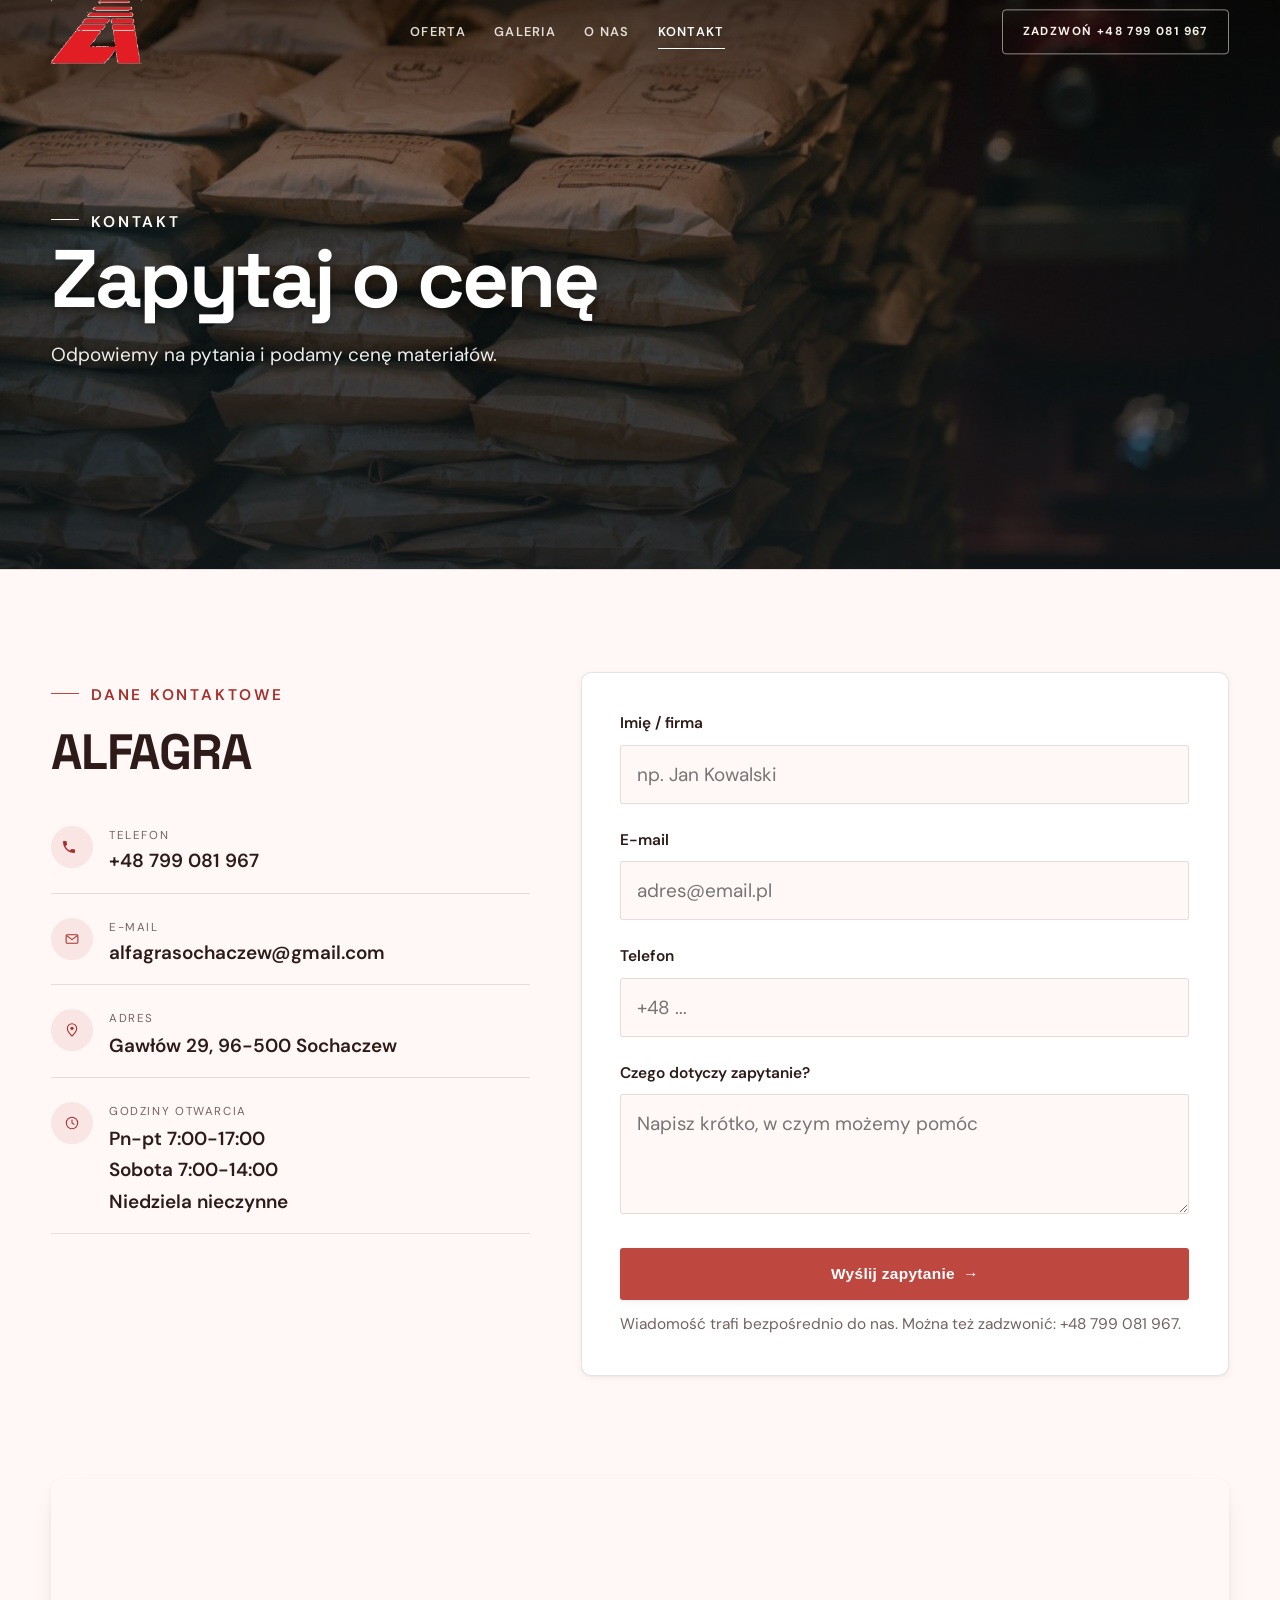
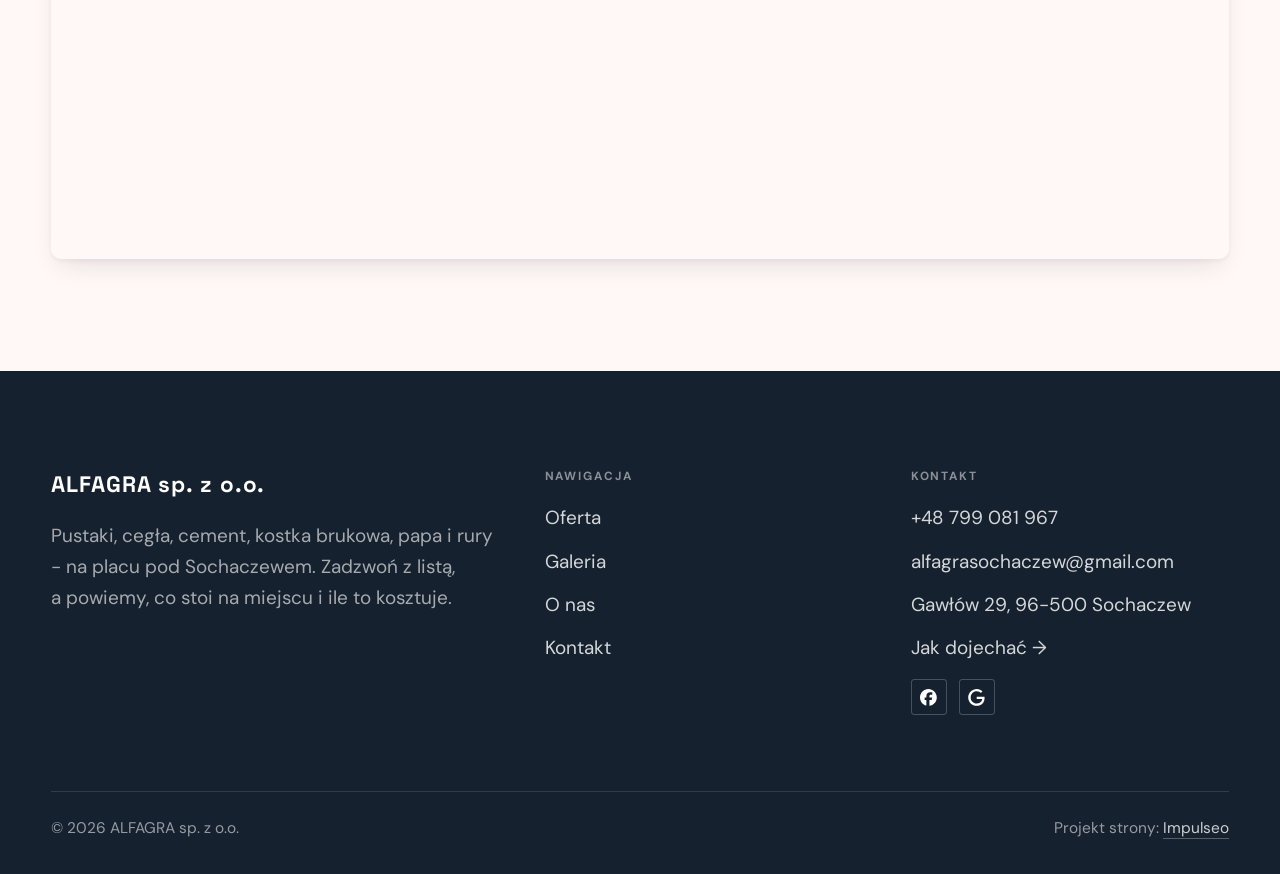
<file: kontakt.html>
<!DOCTYPE html>
<html lang="pl">
<head>
<meta charset="UTF-8">
<meta name="viewport" content="width=device-width, initial-scale=1.0">
<title>Kontakt - ALFAGRA</title>
<meta name="description" content="Kontakt ALFAGRA - Gawłów 29, 96-500 Sochaczew">
<link rel="canonical" href="https://kris20032.github.io/alfagra-sp-z-o-o/kontakt.html">
<meta name="robots" content="noindex, nofollow">
<meta property="og:type" content="website">
<meta property="og:locale" content="pl_PL">
<meta property="og:site_name" content="ALFAGRA">
<meta property="og:title" content="Kontakt - ALFAGRA">
<meta property="og:description" content="Kontakt ALFAGRA - Gawłów 29, 96-500 Sochaczew">
<meta property="og:url" content="https://kris20032.github.io/alfagra-sp-z-o-o/kontakt.html">
<meta property="og:image" content="https://kris20032.github.io/alfagra-sp-z-o-o/img/og.jpg">
<meta property="og:image:width" content="1200">
<meta property="og:image:height" content="630">
<meta name="twitter:card" content="summary_large_image">
<link rel="preconnect" href="https://fonts.googleapis.com">
<link rel="preconnect" href="https://fonts.gstatic.com" crossorigin>
<link href="https://fonts.googleapis.com/css2?family=Space+Grotesk:wght@500;600;700&family=DM+Sans:opsz,wght@9..40,400;9..40,500;9..40,600&display=swap" rel="stylesheet">
<link rel="stylesheet" href="assets/styles.css?v=841bcd78">
</head>
<body>

<header class="nav">
  <div class="wrap nav-inner">
    <a class="brand brand-has-logo" href="index.html"><img class="brand-logo" src="img/logo.png" alt="ALFAGRA" width="302" height="213" decoding="async"></a>
    <nav class="nav-links">
      <a href="oferta.html">Oferta</a>
      <a href="realizacje.html">Galeria</a>
      <a href="o-nas.html">O nas</a>
      <a href="kontakt.html" class="active" aria-current="page">Kontakt</a>
      <a href="tel:+48799081967" class="btn btn-accent">Zadzwoń +48 799 081 967</a>
    </nav>
    <button class="nav-toggle" aria-label="Menu"><span></span><span></span><span></span></button>
  </div>
</header>

<main>
<section class="pagehead">
  <img src="img/g7.jpg" alt="ALFAGRA - Zapytaj o cenę" width="1516" height="960" decoding="async">
  <div class="wrap">
    <span class="eyebrow">Kontakt</span>
    <h1>Zapytaj o cenę</h1>
    <p>Odpowiemy na pytania i podamy cenę materiałów.</p>
  </div>
</section>
<section>
  <div class="wrap contact-grid">
    <div class="reveal">
      <span class="eyebrow">Dane kontaktowe</span>
      <h2 style="margin:var(--space-4) 0 var(--space-6)">ALFAGRA</h2>
      <div class="info-list">
        <div class="info-row"><div class="ic"><svg class="ico-tel" width="16" height="16" viewBox="0 0 24 24" fill="none" aria-hidden="true"><path d="M6.6 10.8a15.5 15.5 0 0 0 6.6 6.6l2.2-2.2a1 1 0 0 1 1-.24 11.4 11.4 0 0 0 3.6.58 1 1 0 0 1 1 1V20a1 1 0 0 1-1 1A17 17 0 0 1 3 4a1 1 0 0 1 1-1h3.5a1 1 0 0 1 1 1c0 1.25.2 2.46.58 3.6a1 1 0 0 1-.25 1l-2.23 2.2Z" fill="currentColor"/></svg></div><div><div class="lbl">Telefon</div><a class="val" href="tel:+48799081967">+48 799 081 967</a></div></div>
        <div class="info-row"><div class="ic"><svg class="ico-mail" width="16" height="16" viewBox="0 0 24 24" fill="none" aria-hidden="true"><rect x="3.2" y="5.5" width="17.6" height="13" rx="1.6" stroke="currentColor" stroke-width="1.6"/><path d="M4 7l8 6 8-6" stroke="currentColor" stroke-width="1.6" stroke-linecap="round" stroke-linejoin="round"/></svg></div><div><div class="lbl">E-mail</div><a class="val" href="mailto:alfagrasochaczew@gmail.com">alfagrasochaczew@gmail.com</a></div></div>
        <div class="info-row"><div class="ic"><svg class="ico-pin" width="16" height="16" viewBox="0 0 24 24" fill="none" aria-hidden="true"><path d="M12 21s7-6.1 7-11.5A7 7 0 0 0 5 9.5C5 14.9 12 21 12 21Z" stroke="currentColor" stroke-width="1.6" fill="none"/><circle cx="12" cy="9.5" r="2.4" fill="currentColor"/></svg></div><div><div class="lbl">Adres</div><div class="val">Gawłów 29, 96-500 Sochaczew</div></div></div>
        <div class="info-row"><div class="ic"><svg width="16" height="16" viewBox="0 0 24 24" fill="none" aria-hidden="true"><circle cx="12" cy="12" r="8.5" stroke="currentColor" stroke-width="1.6"/><path d="M12 7.5V12l3 2" stroke="currentColor" stroke-width="1.6" stroke-linecap="round"/></svg></div><div><div class="lbl">Godziny otwarcia</div><div class="val">Pn-pt 7:00-17:00<br>Sobota 7:00-14:00<br>Niedziela nieczynne</div></div></div>
      </div>
    </div>
    <div class="reveal">
      <form class="form" action="https://formsubmit.co/alfagrasochaczew@gmail.com" method="POST">
        <input type="hidden" name="_subject" value="Zapytanie ze strony ALFAGRA">
        <input type="hidden" name="_captcha" value="false">
        <input type="hidden" name="_template" value="table">
        <div class="fld"><label for="name">Imię / firma</label><input id="name" name="name" type="text" placeholder="np. Jan Kowalski" required></div>
        <div class="fld"><label for="email">E-mail</label><input id="email" name="email" type="email" placeholder="adres@email.pl" required></div>
        <div class="fld"><label for="phone">Telefon</label><input id="phone" name="phone" type="tel" placeholder="+48 ..."></div>
        <div class="fld"><label for="msg">Czego dotyczy zapytanie?</label><textarea id="msg" name="message" placeholder="Napisz krótko, w czym możemy pomóc" required></textarea></div>
        <button type="submit" class="btn btn-accent" style="width:100%;justify-content:center">Wyślij zapytanie <span class="arr">→</span></button>
        <p class="note">Wiadomość trafi bezpośrednio do nas. Można też zadzwonić: +48 799 081 967.</p>
      </form>
    </div>
  </div>
</section>
<section style="padding-top:0">
  <div class="wrap reveal">
    <iframe class="map" title="ALFAGRA - Sochaczew" src="https://maps.google.com/maps?q=52.2573669%2C20.253431&z=15&output=embed" loading="lazy" referrerpolicy="no-referrer-when-downgrade"></iframe>
  </div>
</section>
</main>

<footer>
  <div class="wrap">
    <div class="foot-grid">
      <div class="foot-brand">
        <div class="name">ALFAGRA sp. z o.o.</div>
        <p>Pustaki, cegła, cement, kostka brukowa, papa i rury - na placu pod Sochaczewem. Zadzwoń z listą, a powiemy, co stoi na miejscu i ile to kosztuje.</p>
      </div>
      <div class="foot-col">
        <h4>Nawigacja</h4>
        <a href="oferta.html">Oferta</a>
        <a href="realizacje.html">Galeria</a>
        <a href="o-nas.html">O nas</a>
        <a href="kontakt.html">Kontakt</a>
      </div>
      <div class="foot-col">
        <h4>Kontakt</h4>
        <a href="tel:+48799081967">+48 799 081 967</a>
        <a href="mailto:alfagrasochaczew@gmail.com">alfagrasochaczew@gmail.com</a>
        <p>Gawłów 29, 96-500 Sochaczew</p>
        <a href="https://maps.google.com/?cid=7628949309157044323&g_mp=CiVnb29nbGUubWFwcy5wbGFjZXMudjEuUGxhY2VzLkdldFBsYWNlEAIYBCAA" target="_blank" rel="noopener">Jak dojechać →</a>
      <div class="foot-soc">
        <a class="soc" href="https://www.facebook.com/alfagrasochaczew" target="_blank" rel="noopener" aria-label="Facebook - ALFAGRA"><svg viewBox="0 0 24 24" aria-hidden="true" focusable="false"><path d="M9.101 23.691v-7.98H6.627v-3.667h2.474v-1.58c0-4.085 1.848-5.978 5.858-5.978.401 0 .955.042 1.468.103a8.68 8.68 0 0 1 1.141.195v3.325a8.623 8.623 0 0 0-.653-.036 26.805 26.805 0 0 0-.733-.009c-.707 0-1.259.096-1.675.309a1.686 1.686 0 0 0-.679.622c-.258.42-.374.995-.374 1.752v1.297h3.919l-.386 2.103-.287 1.564h-3.246v8.245C19.396 23.238 24 18.179 24 12.044c0-6.627-5.373-12-12-12s-12 5.373-12 12c0 5.628 3.874 10.35 9.101 11.647Z" fill="currentColor"/></svg></a>
        <a class="soc" href="https://maps.google.com/?cid=7628949309157044323&g_mp=CiVnb29nbGUubWFwcy5wbGFjZXMudjEuUGxhY2VzLkdldFBsYWNlEAIYBCAA" target="_blank" rel="noopener" aria-label="Google - ALFAGRA"><svg viewBox="0 0 24 24" aria-hidden="true" focusable="false"><path d="M12.48 10.92v3.28h7.84c-.24 1.84-.853 3.187-1.787 4.133-1.147 1.147-2.933 2.4-6.053 2.4-4.827 0-8.6-3.893-8.6-8.72s3.773-8.72 8.6-8.72c2.6 0 4.507 1.027 5.907 2.347l2.307-2.307C18.747 1.44 16.133 0 12.48 0 5.867 0 .307 5.387.307 12s5.56 12 12.173 12c3.573 0 6.267-1.173 8.373-3.36 2.16-2.16 2.84-5.213 2.84-7.667 0-.76-.053-1.467-.173-2.053H12.48z" fill="currentColor"/></svg></a>
      </div>
      </div>
    </div>
    <div class="foot-bot">
      <span>© 2026 ALFAGRA sp. z o.o.</span>
      <span>Projekt strony: <a class="foot-credit" href="https://impulseo.pl" target="_blank" rel="noopener">Impulseo</a></span>
    </div>
  </div>
</footer>
<div class="sticky-call"><a class="sc-call" href="tel:+48799081967"><svg class="ico-tel" width="16" height="16" viewBox="0 0 24 24" fill="none" aria-hidden="true"><path d="M6.6 10.8a15.5 15.5 0 0 0 6.6 6.6l2.2-2.2a1 1 0 0 1 1-.24 11.4 11.4 0 0 0 3.6.58 1 1 0 0 1 1 1V20a1 1 0 0 1-1 1A17 17 0 0 1 3 4a1 1 0 0 1 1-1h3.5a1 1 0 0 1 1 1c0 1.25.2 2.46.58 3.6a1 1 0 0 1-.25 1l-2.23 2.2Z" fill="currentColor"/></svg> Zadzwoń</a><a class="sc-quote" href="kontakt.html">Zadzwoń i zamów</a></div>
<div class="demo-wazne" data-do="2026-11-01" data-cykl="3" hidden><svg class="dw-ico" width="13" height="13" viewBox="0 0 24 24" fill="none" aria-hidden="true"><circle cx="12" cy="12" r="8.6" stroke="currentColor" stroke-width="1.8"/><path d="M12 7.2V12l3.3 2" stroke="currentColor" stroke-width="1.8" stroke-linecap="round"/></svg><span class="dw-txt"></span></div>

<script src="assets/main.js"></script>
</body>
</html>
</file>
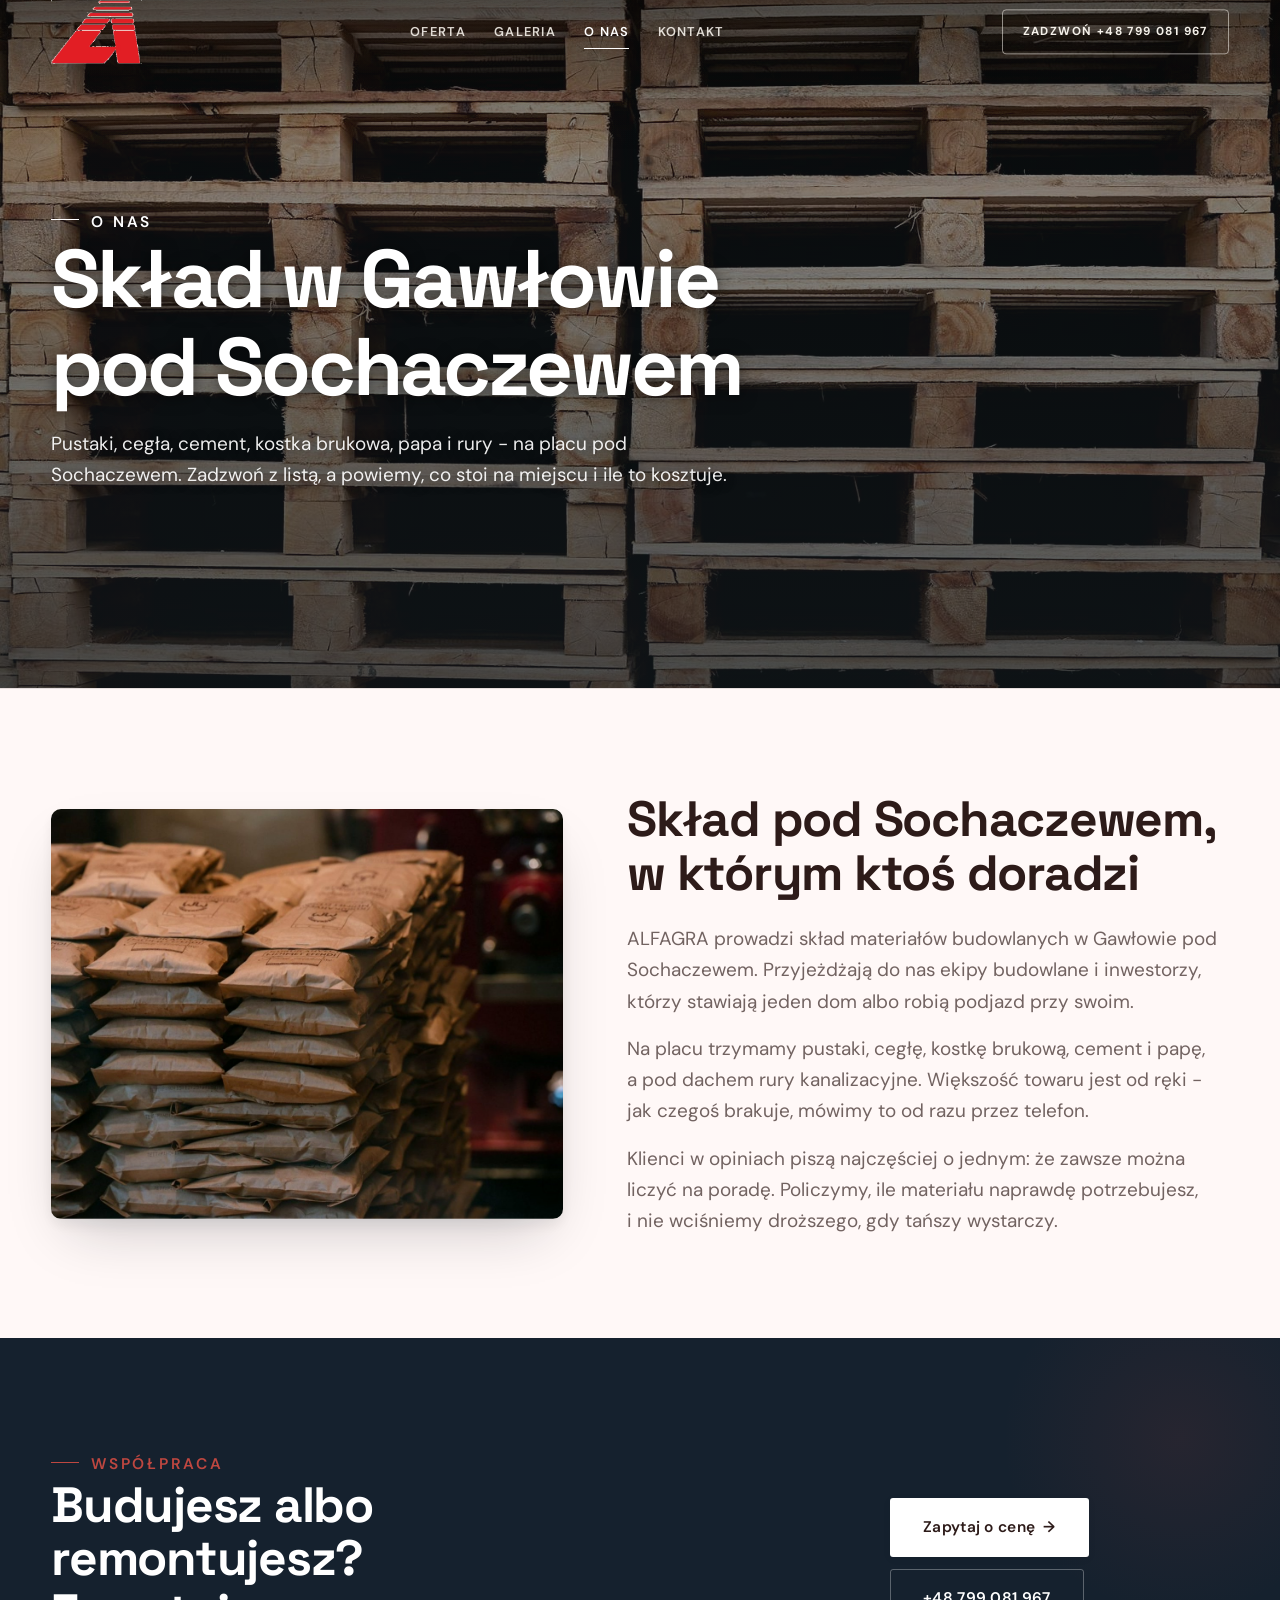
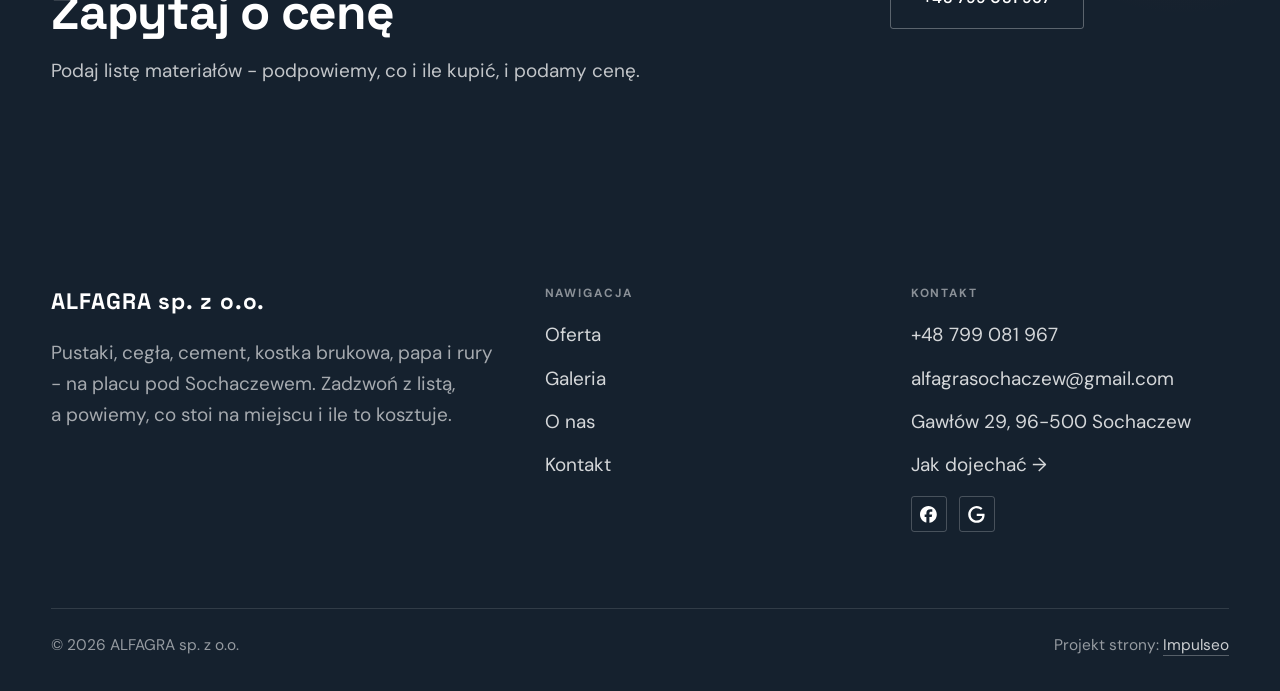
<file: o-nas.html>
<!DOCTYPE html>
<html lang="pl">
<head>
<meta charset="UTF-8">
<meta name="viewport" content="width=device-width, initial-scale=1.0">
<title>O nas - ALFAGRA</title>
<meta name="description" content="ALFAGRA - skład materiałów budowlanych w Gawłowie pod Sochaczewem. Pustaki i cegła, cement, wapno i kleje, kostka brukowa, papa, rury kanalizacyjne. Pn-pt 7-17, sob 7-14.">
<link rel="canonical" href="https://kris20032.github.io/alfagra-sp-z-o-o/o-nas.html">
<meta name="robots" content="noindex, nofollow">
<meta property="og:type" content="website">
<meta property="og:locale" content="pl_PL">
<meta property="og:site_name" content="ALFAGRA">
<meta property="og:title" content="O nas - ALFAGRA">
<meta property="og:description" content="ALFAGRA - skład materiałów budowlanych w Gawłowie pod Sochaczewem. Pustaki i cegła, cement, wapno i kleje, kostka brukowa, papa, rury kanalizacyjne. Pn-pt 7-17, sob 7-14.">
<meta property="og:url" content="https://kris20032.github.io/alfagra-sp-z-o-o/o-nas.html">
<meta property="og:image" content="https://kris20032.github.io/alfagra-sp-z-o-o/img/og.jpg">
<meta property="og:image:width" content="1200">
<meta property="og:image:height" content="630">
<meta name="twitter:card" content="summary_large_image">
<link rel="preconnect" href="https://fonts.googleapis.com">
<link rel="preconnect" href="https://fonts.gstatic.com" crossorigin>
<link href="https://fonts.googleapis.com/css2?family=Space+Grotesk:wght@500;600;700&family=DM+Sans:opsz,wght@9..40,400;9..40,500;9..40,600&display=swap" rel="stylesheet">
<link rel="stylesheet" href="assets/styles.css?v=841bcd78">
</head>
<body>

<header class="nav">
  <div class="wrap nav-inner">
    <a class="brand brand-has-logo" href="index.html"><img class="brand-logo" src="img/logo.png" alt="ALFAGRA" width="302" height="213" decoding="async"></a>
    <nav class="nav-links">
      <a href="oferta.html">Oferta</a>
      <a href="realizacje.html">Galeria</a>
      <a href="o-nas.html" class="active" aria-current="page">O nas</a>
      <a href="kontakt.html">Kontakt</a>
      <a href="tel:+48799081967" class="btn btn-accent">Zadzwoń +48 799 081 967</a>
    </nav>
    <button class="nav-toggle" aria-label="Menu"><span></span><span></span><span></span></button>
  </div>
</header>

<main>
<section class="pagehead">
  <img src="img/g4.jpg" alt="ALFAGRA - Skład w Gawłowie pod Sochaczewem" width="1600" height="1045" decoding="async">
  <div class="wrap">
    <span class="eyebrow">O nas</span>
    <h1>Skład w Gawłowie pod Sochaczewem</h1>
    <p>Pustaki, cegła, cement, kostka brukowa, papa i rury - na placu pod Sochaczewem. Zadzwoń z listą, a powiemy, co stoi na miejscu i ile to kosztuje.</p>
  </div>
</section>
<section>
  <div class="wrap split">
    <div class="split-art reveal"><img src="img/g7.jpg" alt="ALFAGRA" loading="lazy" width="1516" height="960" decoding="async"></div>
    <div class="split-copy reveal">
      <h2>Skład pod Sochaczewem, w którym ktoś doradzi</h2>
      <p class="muted">ALFAGRA prowadzi skład materiałów budowlanych w Gawłowie pod Sochaczewem. Przyjeżdżają do nas ekipy budowlane i inwestorzy, którzy stawiają jeden dom albo robią podjazd przy swoim.</p>
      <p class="muted">Na placu trzymamy pustaki, cegłę, kostkę brukową, cement i papę, a pod dachem rury kanalizacyjne. Większość towaru jest od ręki - jak czegoś brakuje, mówimy to od razu przez telefon.</p>
      <p class="muted">Klienci w opiniach piszą najczęściej o jednym: że zawsze można liczyć na poradę. Policzymy, ile materiału naprawdę potrzebujesz, i nie wciśniemy droższego, gdy tańszy wystarczy.</p>
    </div>
  </div>
</section>


<section class="cta">
  <div class="wrap">
    <div class="reveal">
      <span class="eyebrow">Współpraca</span>
      <h2>Budujesz albo remontujesz? Zapytaj o cenę</h2>
      <p>Podaj listę materiałów - podpowiemy, co i ile kupić, i podamy cenę.</p>
    </div>
    <div class="cta-actions reveal">
      <a href="kontakt.html" class="btn btn-light">Zapytaj o cenę <span class="arr">→</span></a>
      <a href="tel:+48799081967" class="btn btn-ghost btn-ghost-cta">+48 799 081 967</a>
    </div>
  </div>
</section>
</main>

<footer>
  <div class="wrap">
    <div class="foot-grid">
      <div class="foot-brand">
        <div class="name">ALFAGRA sp. z o.o.</div>
        <p>Pustaki, cegła, cement, kostka brukowa, papa i rury - na placu pod Sochaczewem. Zadzwoń z listą, a powiemy, co stoi na miejscu i ile to kosztuje.</p>
      </div>
      <div class="foot-col">
        <h4>Nawigacja</h4>
        <a href="oferta.html">Oferta</a>
        <a href="realizacje.html">Galeria</a>
        <a href="o-nas.html">O nas</a>
        <a href="kontakt.html">Kontakt</a>
      </div>
      <div class="foot-col">
        <h4>Kontakt</h4>
        <a href="tel:+48799081967">+48 799 081 967</a>
        <a href="mailto:alfagrasochaczew@gmail.com">alfagrasochaczew@gmail.com</a>
        <p>Gawłów 29, 96-500 Sochaczew</p>
        <a href="https://maps.google.com/?cid=7628949309157044323&g_mp=CiVnb29nbGUubWFwcy5wbGFjZXMudjEuUGxhY2VzLkdldFBsYWNlEAIYBCAA" target="_blank" rel="noopener">Jak dojechać →</a>
      <div class="foot-soc">
        <a class="soc" href="https://www.facebook.com/alfagrasochaczew" target="_blank" rel="noopener" aria-label="Facebook - ALFAGRA"><svg viewBox="0 0 24 24" aria-hidden="true" focusable="false"><path d="M9.101 23.691v-7.98H6.627v-3.667h2.474v-1.58c0-4.085 1.848-5.978 5.858-5.978.401 0 .955.042 1.468.103a8.68 8.68 0 0 1 1.141.195v3.325a8.623 8.623 0 0 0-.653-.036 26.805 26.805 0 0 0-.733-.009c-.707 0-1.259.096-1.675.309a1.686 1.686 0 0 0-.679.622c-.258.42-.374.995-.374 1.752v1.297h3.919l-.386 2.103-.287 1.564h-3.246v8.245C19.396 23.238 24 18.179 24 12.044c0-6.627-5.373-12-12-12s-12 5.373-12 12c0 5.628 3.874 10.35 9.101 11.647Z" fill="currentColor"/></svg></a>
        <a class="soc" href="https://maps.google.com/?cid=7628949309157044323&g_mp=CiVnb29nbGUubWFwcy5wbGFjZXMudjEuUGxhY2VzLkdldFBsYWNlEAIYBCAA" target="_blank" rel="noopener" aria-label="Google - ALFAGRA"><svg viewBox="0 0 24 24" aria-hidden="true" focusable="false"><path d="M12.48 10.92v3.28h7.84c-.24 1.84-.853 3.187-1.787 4.133-1.147 1.147-2.933 2.4-6.053 2.4-4.827 0-8.6-3.893-8.6-8.72s3.773-8.72 8.6-8.72c2.6 0 4.507 1.027 5.907 2.347l2.307-2.307C18.747 1.44 16.133 0 12.48 0 5.867 0 .307 5.387.307 12s5.56 12 12.173 12c3.573 0 6.267-1.173 8.373-3.36 2.16-2.16 2.84-5.213 2.84-7.667 0-.76-.053-1.467-.173-2.053H12.48z" fill="currentColor"/></svg></a>
      </div>
      </div>
    </div>
    <div class="foot-bot">
      <span>© 2026 ALFAGRA sp. z o.o.</span>
      <span>Projekt strony: <a class="foot-credit" href="https://impulseo.pl" target="_blank" rel="noopener">Impulseo</a></span>
    </div>
  </div>
</footer>
<div class="sticky-call"><a class="sc-call" href="tel:+48799081967"><svg class="ico-tel" width="16" height="16" viewBox="0 0 24 24" fill="none" aria-hidden="true"><path d="M6.6 10.8a15.5 15.5 0 0 0 6.6 6.6l2.2-2.2a1 1 0 0 1 1-.24 11.4 11.4 0 0 0 3.6.58 1 1 0 0 1 1 1V20a1 1 0 0 1-1 1A17 17 0 0 1 3 4a1 1 0 0 1 1-1h3.5a1 1 0 0 1 1 1c0 1.25.2 2.46.58 3.6a1 1 0 0 1-.25 1l-2.23 2.2Z" fill="currentColor"/></svg> Zadzwoń</a><a class="sc-quote" href="kontakt.html">Zadzwoń i zamów</a></div>
<div class="demo-wazne" data-do="2026-11-01" data-cykl="3" hidden><svg class="dw-ico" width="13" height="13" viewBox="0 0 24 24" fill="none" aria-hidden="true"><circle cx="12" cy="12" r="8.6" stroke="currentColor" stroke-width="1.8"/><path d="M12 7.2V12l3.3 2" stroke="currentColor" stroke-width="1.8" stroke-linecap="round"/></svg><span class="dw-txt"></span></div>

<script src="assets/main.js"></script>
</body>
</html>
</file>
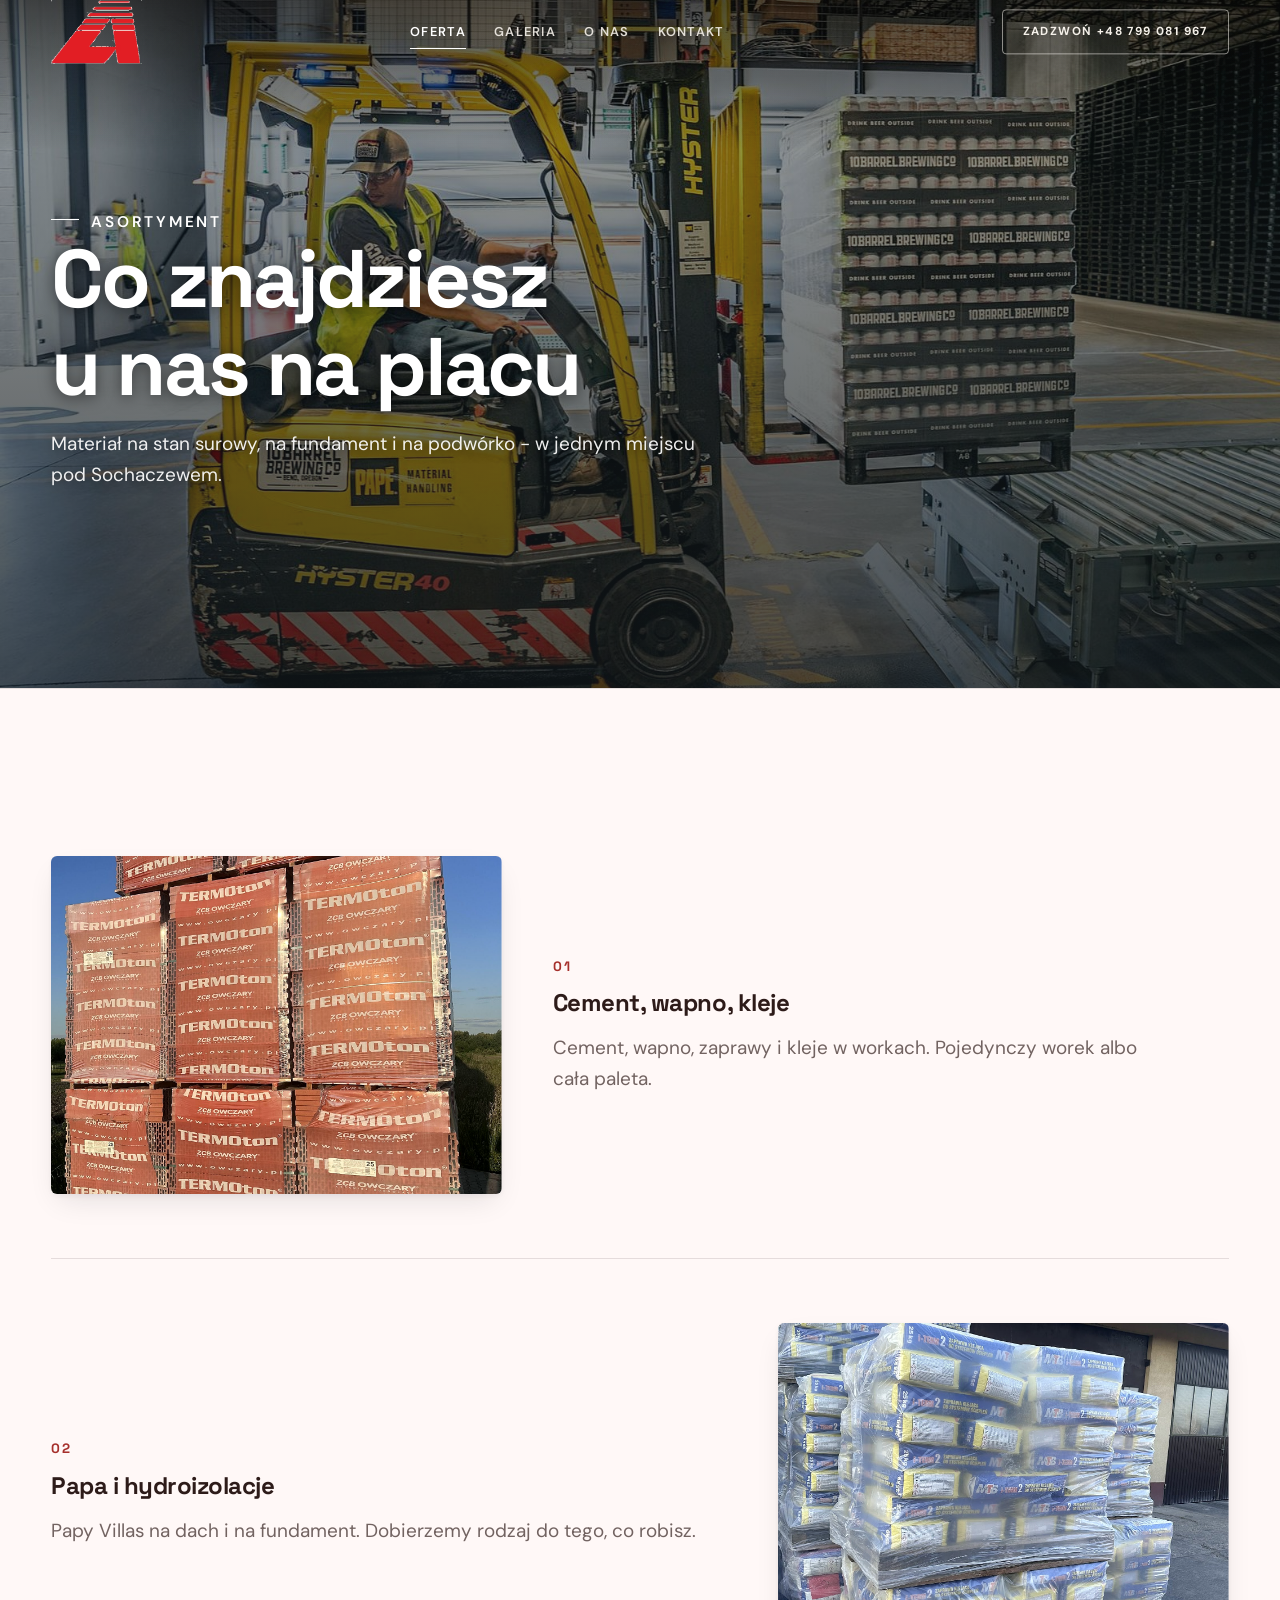
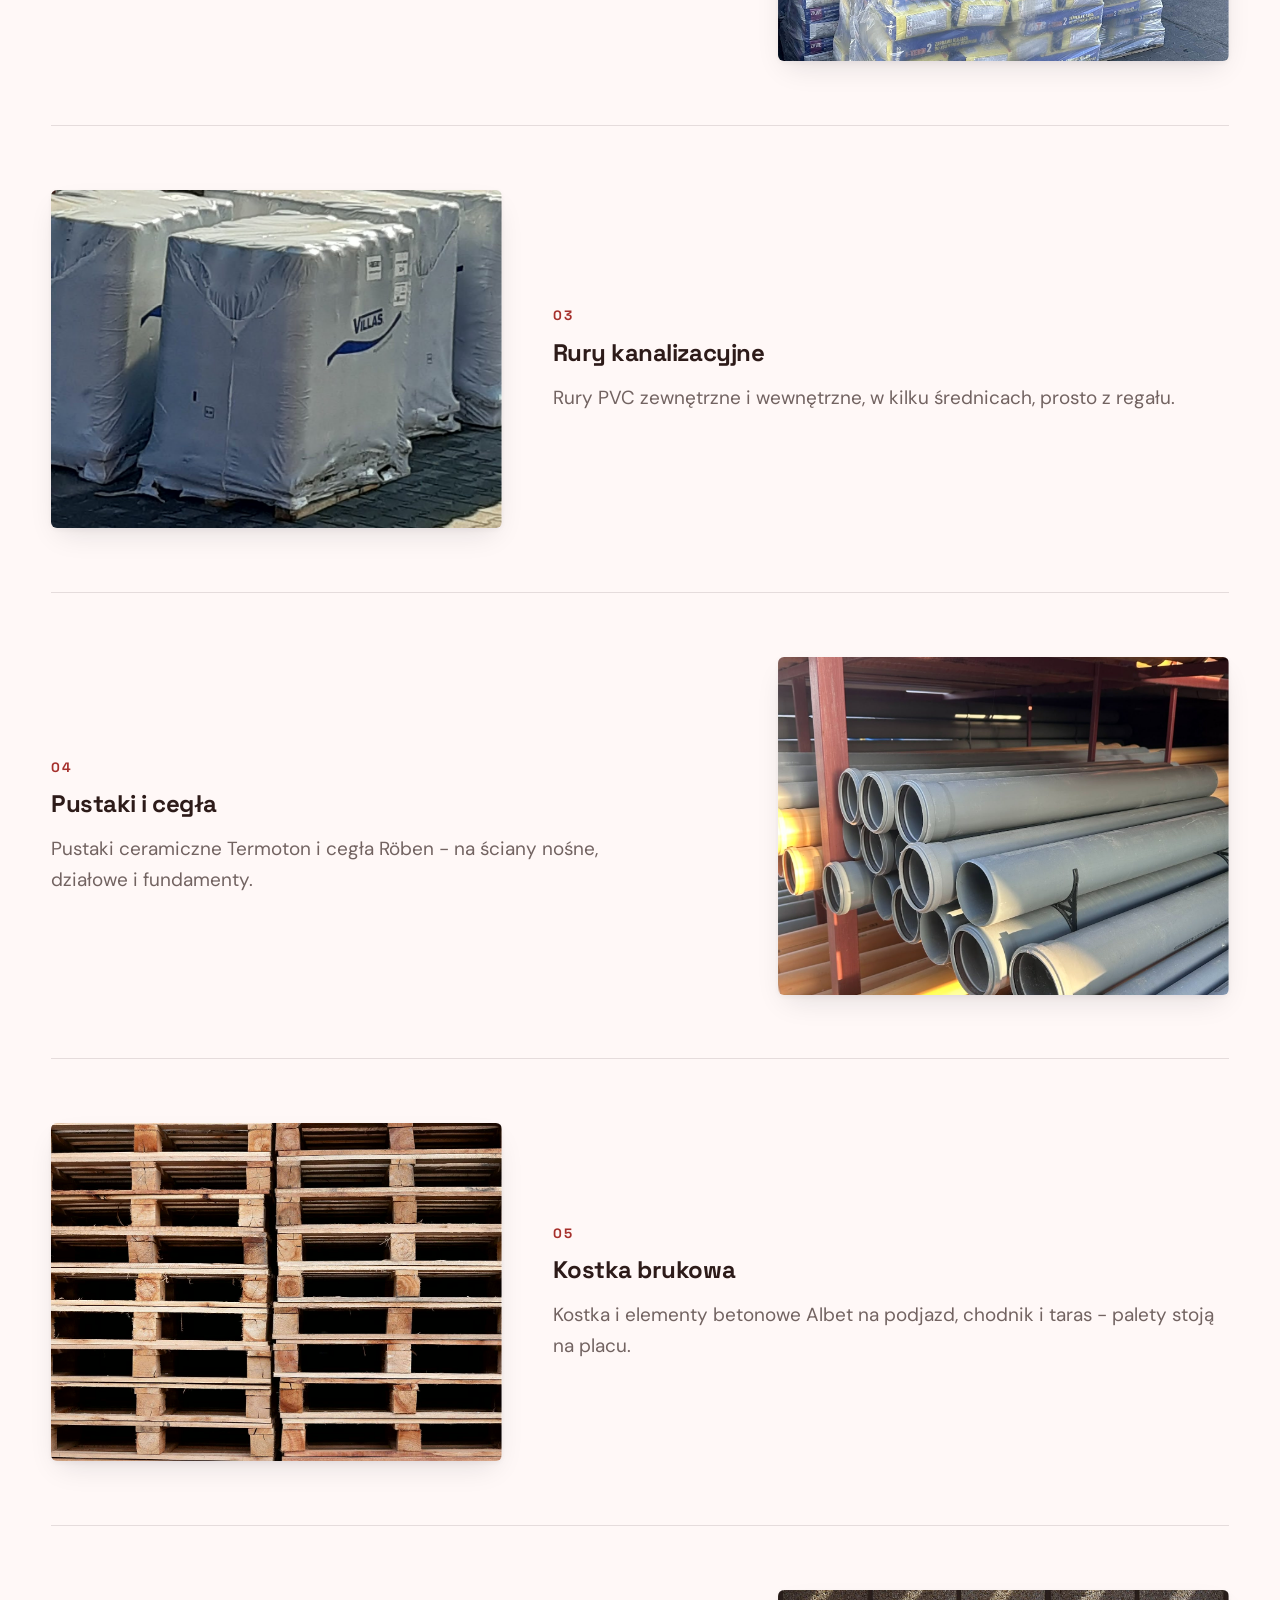
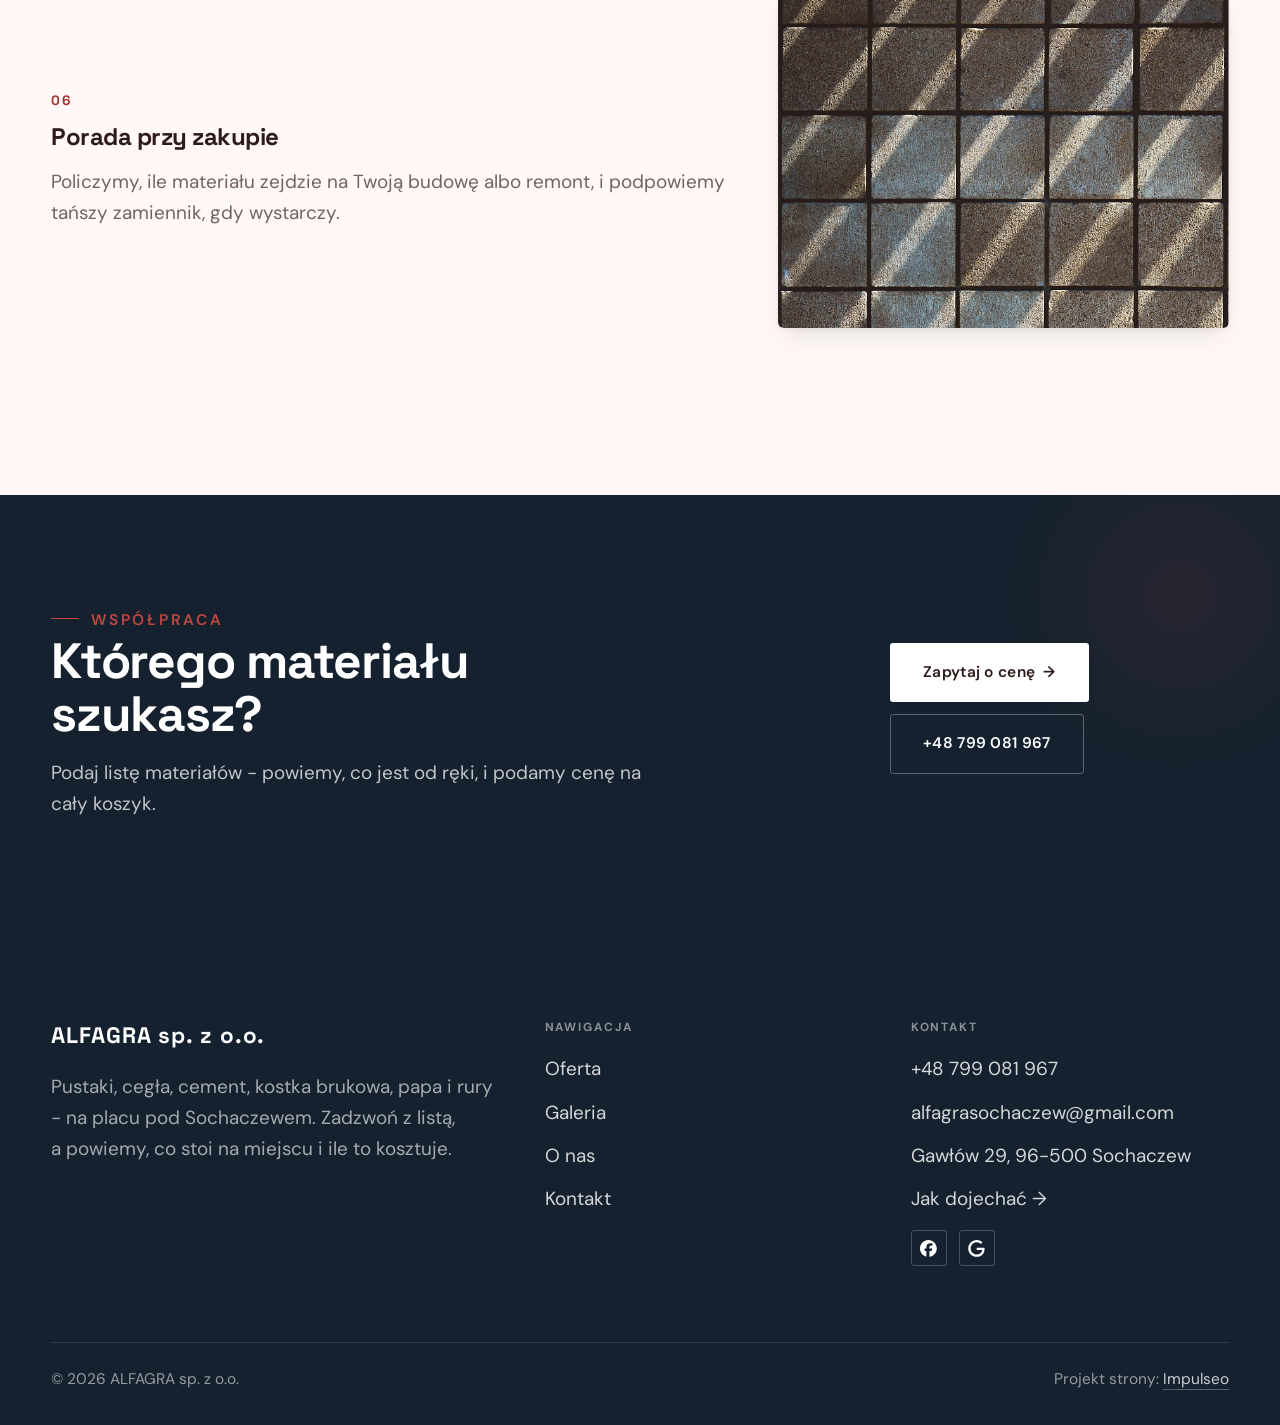
<file: oferta.html>
<!DOCTYPE html>
<html lang="pl">
<head>
<meta charset="UTF-8">
<meta name="viewport" content="width=device-width, initial-scale=1.0">
<title>Oferta - ALFAGRA</title>
<meta name="description" content="ALFAGRA - skład materiałów budowlanych w Gawłowie pod Sochaczewem. Pustaki i cegła, cement, wapno i kleje, kostka brukowa, papa, rury kanalizacyjne. Pn-pt 7-17, sob 7-14.">
<link rel="canonical" href="https://kris20032.github.io/alfagra-sp-z-o-o/oferta.html">
<meta name="robots" content="noindex, nofollow">
<meta property="og:type" content="website">
<meta property="og:locale" content="pl_PL">
<meta property="og:site_name" content="ALFAGRA">
<meta property="og:title" content="Oferta - ALFAGRA">
<meta property="og:description" content="ALFAGRA - skład materiałów budowlanych w Gawłowie pod Sochaczewem. Pustaki i cegła, cement, wapno i kleje, kostka brukowa, papa, rury kanalizacyjne. Pn-pt 7-17, sob 7-14.">
<meta property="og:url" content="https://kris20032.github.io/alfagra-sp-z-o-o/oferta.html">
<meta property="og:image" content="https://kris20032.github.io/alfagra-sp-z-o-o/img/og.jpg">
<meta property="og:image:width" content="1200">
<meta property="og:image:height" content="630">
<meta name="twitter:card" content="summary_large_image">
<link rel="preconnect" href="https://fonts.googleapis.com">
<link rel="preconnect" href="https://fonts.gstatic.com" crossorigin>
<link href="https://fonts.googleapis.com/css2?family=Space+Grotesk:wght@500;600;700&family=DM+Sans:opsz,wght@9..40,400;9..40,500;9..40,600&display=swap" rel="stylesheet">
<link rel="stylesheet" href="assets/styles.css?v=841bcd78">
</head>
<body>

<header class="nav">
  <div class="wrap nav-inner">
    <a class="brand brand-has-logo" href="index.html"><img class="brand-logo" src="img/logo.png" alt="ALFAGRA" width="302" height="213" decoding="async"></a>
    <nav class="nav-links">
      <a href="oferta.html" class="active" aria-current="page">Oferta</a>
      <a href="realizacje.html">Galeria</a>
      <a href="o-nas.html">O nas</a>
      <a href="kontakt.html">Kontakt</a>
      <a href="tel:+48799081967" class="btn btn-accent">Zadzwoń +48 799 081 967</a>
    </nav>
    <button class="nav-toggle" aria-label="Menu"><span></span><span></span><span></span></button>
  </div>
</header>

<main>
<section class="pagehead">
  <img src="img/g6.jpg" alt="ALFAGRA - Co znajdziesz u nas na placu" width="1600" height="1067" decoding="async">
  <div class="wrap">
    <span class="eyebrow">Asortyment</span>
    <h1>Co znajdziesz u nas na placu</h1>
    <p>Materiał na stan surowy, na fundament i na podwórko - w jednym miejscu pod Sochaczewem.</p>
  </div>
</section>
<section>
  <div class="wrap">
    <div class="svc-row reveal">
      <div class="svc-row-art"><img src="img/about.jpg" alt="Cement, wapno, kleje" loading="lazy" width="1600" height="2444" decoding="async"></div>
      <div>
        <span class="num">01</span>
        <h3>Cement, wapno, kleje</h3>
        <p class="muted">Cement, wapno, zaprawy i kleje w workach. Pojedynczy worek albo cała paleta.</p>
      </div>
    </div>
    <div class="svc-row rev reveal">
      <div class="svc-row-art"><img src="img/g1.jpg" alt="Papa i hydroizolacje" loading="lazy" width="1600" height="2317" decoding="async"></div>
      <div>
        <span class="num">02</span>
        <h3>Papa i hydroizolacje</h3>
        <p class="muted">Papy Villas na dach i na fundament. Dobierzemy rodzaj do tego, co robisz.</p>
      </div>
    </div>
    <div class="svc-row reveal">
      <div class="svc-row-art"><img src="img/g2.jpg" alt="Rury kanalizacyjne" loading="lazy" width="1600" height="800" decoding="async"></div>
      <div>
        <span class="num">03</span>
        <h3>Rury kanalizacyjne</h3>
        <p class="muted">Rury PVC zewnętrzne i wewnętrzne, w kilku średnicach, prosto z regału.</p>
      </div>
    </div>
    <div class="svc-row rev reveal">
      <div class="svc-row-art"><img src="img/g3.jpg" alt="Pustaki i cegła" loading="lazy" width="1464" height="2018" decoding="async"></div>
      <div>
        <span class="num">04</span>
        <h3>Pustaki i cegła</h3>
        <p class="muted">Pustaki ceramiczne Termoton i cegła Röben - na ściany nośne, działowe i fundamenty.</p>
      </div>
    </div>
    <div class="svc-row reveal">
      <div class="svc-row-art"><img src="img/g4.jpg" alt="Kostka brukowa" loading="lazy" width="1600" height="1045" decoding="async"></div>
      <div>
        <span class="num">05</span>
        <h3>Kostka brukowa</h3>
        <p class="muted">Kostka i elementy betonowe Albet na podjazd, chodnik i taras - palety stoją na placu.</p>
      </div>
    </div>
    <div class="svc-row rev reveal">
      <div class="svc-row-art"><img src="img/g5.jpg" alt="Porada przy zakupie" loading="lazy" width="1600" height="1066" decoding="async"></div>
      <div>
        <span class="num">06</span>
        <h3>Porada przy zakupie</h3>
        <p class="muted">Policzymy, ile materiału zejdzie na Twoją budowę albo remont, i podpowiemy tańszy zamiennik, gdy wystarczy.</p>
      </div>
    </div>
  </div>
</section>

<section class="cta">
  <div class="wrap">
    <div class="reveal">
      <span class="eyebrow">Współpraca</span>
      <h2>Którego materiału szukasz?</h2>
      <p>Podaj listę materiałów - powiemy, co jest od ręki, i podamy cenę na cały koszyk.</p>
    </div>
    <div class="cta-actions reveal">
      <a href="kontakt.html" class="btn btn-light">Zapytaj o cenę <span class="arr">→</span></a>
      <a href="tel:+48799081967" class="btn btn-ghost btn-ghost-cta">+48 799 081 967</a>
    </div>
  </div>
</section>
</main>

<footer>
  <div class="wrap">
    <div class="foot-grid">
      <div class="foot-brand">
        <div class="name">ALFAGRA sp. z o.o.</div>
        <p>Pustaki, cegła, cement, kostka brukowa, papa i rury - na placu pod Sochaczewem. Zadzwoń z listą, a powiemy, co stoi na miejscu i ile to kosztuje.</p>
      </div>
      <div class="foot-col">
        <h4>Nawigacja</h4>
        <a href="oferta.html">Oferta</a>
        <a href="realizacje.html">Galeria</a>
        <a href="o-nas.html">O nas</a>
        <a href="kontakt.html">Kontakt</a>
      </div>
      <div class="foot-col">
        <h4>Kontakt</h4>
        <a href="tel:+48799081967">+48 799 081 967</a>
        <a href="mailto:alfagrasochaczew@gmail.com">alfagrasochaczew@gmail.com</a>
        <p>Gawłów 29, 96-500 Sochaczew</p>
        <a href="https://maps.google.com/?cid=7628949309157044323&g_mp=CiVnb29nbGUubWFwcy5wbGFjZXMudjEuUGxhY2VzLkdldFBsYWNlEAIYBCAA" target="_blank" rel="noopener">Jak dojechać →</a>
      <div class="foot-soc">
        <a class="soc" href="https://www.facebook.com/alfagrasochaczew" target="_blank" rel="noopener" aria-label="Facebook - ALFAGRA"><svg viewBox="0 0 24 24" aria-hidden="true" focusable="false"><path d="M9.101 23.691v-7.98H6.627v-3.667h2.474v-1.58c0-4.085 1.848-5.978 5.858-5.978.401 0 .955.042 1.468.103a8.68 8.68 0 0 1 1.141.195v3.325a8.623 8.623 0 0 0-.653-.036 26.805 26.805 0 0 0-.733-.009c-.707 0-1.259.096-1.675.309a1.686 1.686 0 0 0-.679.622c-.258.42-.374.995-.374 1.752v1.297h3.919l-.386 2.103-.287 1.564h-3.246v8.245C19.396 23.238 24 18.179 24 12.044c0-6.627-5.373-12-12-12s-12 5.373-12 12c0 5.628 3.874 10.35 9.101 11.647Z" fill="currentColor"/></svg></a>
        <a class="soc" href="https://maps.google.com/?cid=7628949309157044323&g_mp=CiVnb29nbGUubWFwcy5wbGFjZXMudjEuUGxhY2VzLkdldFBsYWNlEAIYBCAA" target="_blank" rel="noopener" aria-label="Google - ALFAGRA"><svg viewBox="0 0 24 24" aria-hidden="true" focusable="false"><path d="M12.48 10.92v3.28h7.84c-.24 1.84-.853 3.187-1.787 4.133-1.147 1.147-2.933 2.4-6.053 2.4-4.827 0-8.6-3.893-8.6-8.72s3.773-8.72 8.6-8.72c2.6 0 4.507 1.027 5.907 2.347l2.307-2.307C18.747 1.44 16.133 0 12.48 0 5.867 0 .307 5.387.307 12s5.56 12 12.173 12c3.573 0 6.267-1.173 8.373-3.36 2.16-2.16 2.84-5.213 2.84-7.667 0-.76-.053-1.467-.173-2.053H12.48z" fill="currentColor"/></svg></a>
      </div>
      </div>
    </div>
    <div class="foot-bot">
      <span>© 2026 ALFAGRA sp. z o.o.</span>
      <span>Projekt strony: <a class="foot-credit" href="https://impulseo.pl" target="_blank" rel="noopener">Impulseo</a></span>
    </div>
  </div>
</footer>
<div class="sticky-call"><a class="sc-call" href="tel:+48799081967"><svg class="ico-tel" width="16" height="16" viewBox="0 0 24 24" fill="none" aria-hidden="true"><path d="M6.6 10.8a15.5 15.5 0 0 0 6.6 6.6l2.2-2.2a1 1 0 0 1 1-.24 11.4 11.4 0 0 0 3.6.58 1 1 0 0 1 1 1V20a1 1 0 0 1-1 1A17 17 0 0 1 3 4a1 1 0 0 1 1-1h3.5a1 1 0 0 1 1 1c0 1.25.2 2.46.58 3.6a1 1 0 0 1-.25 1l-2.23 2.2Z" fill="currentColor"/></svg> Zadzwoń</a><a class="sc-quote" href="kontakt.html">Zadzwoń i zamów</a></div>
<div class="demo-wazne" data-do="2026-11-01" data-cykl="3" hidden><svg class="dw-ico" width="13" height="13" viewBox="0 0 24 24" fill="none" aria-hidden="true"><circle cx="12" cy="12" r="8.6" stroke="currentColor" stroke-width="1.8"/><path d="M12 7.2V12l3.3 2" stroke="currentColor" stroke-width="1.8" stroke-linecap="round"/></svg><span class="dw-txt"></span></div>

<script src="assets/main.js"></script>
</body>
</html>
</file>
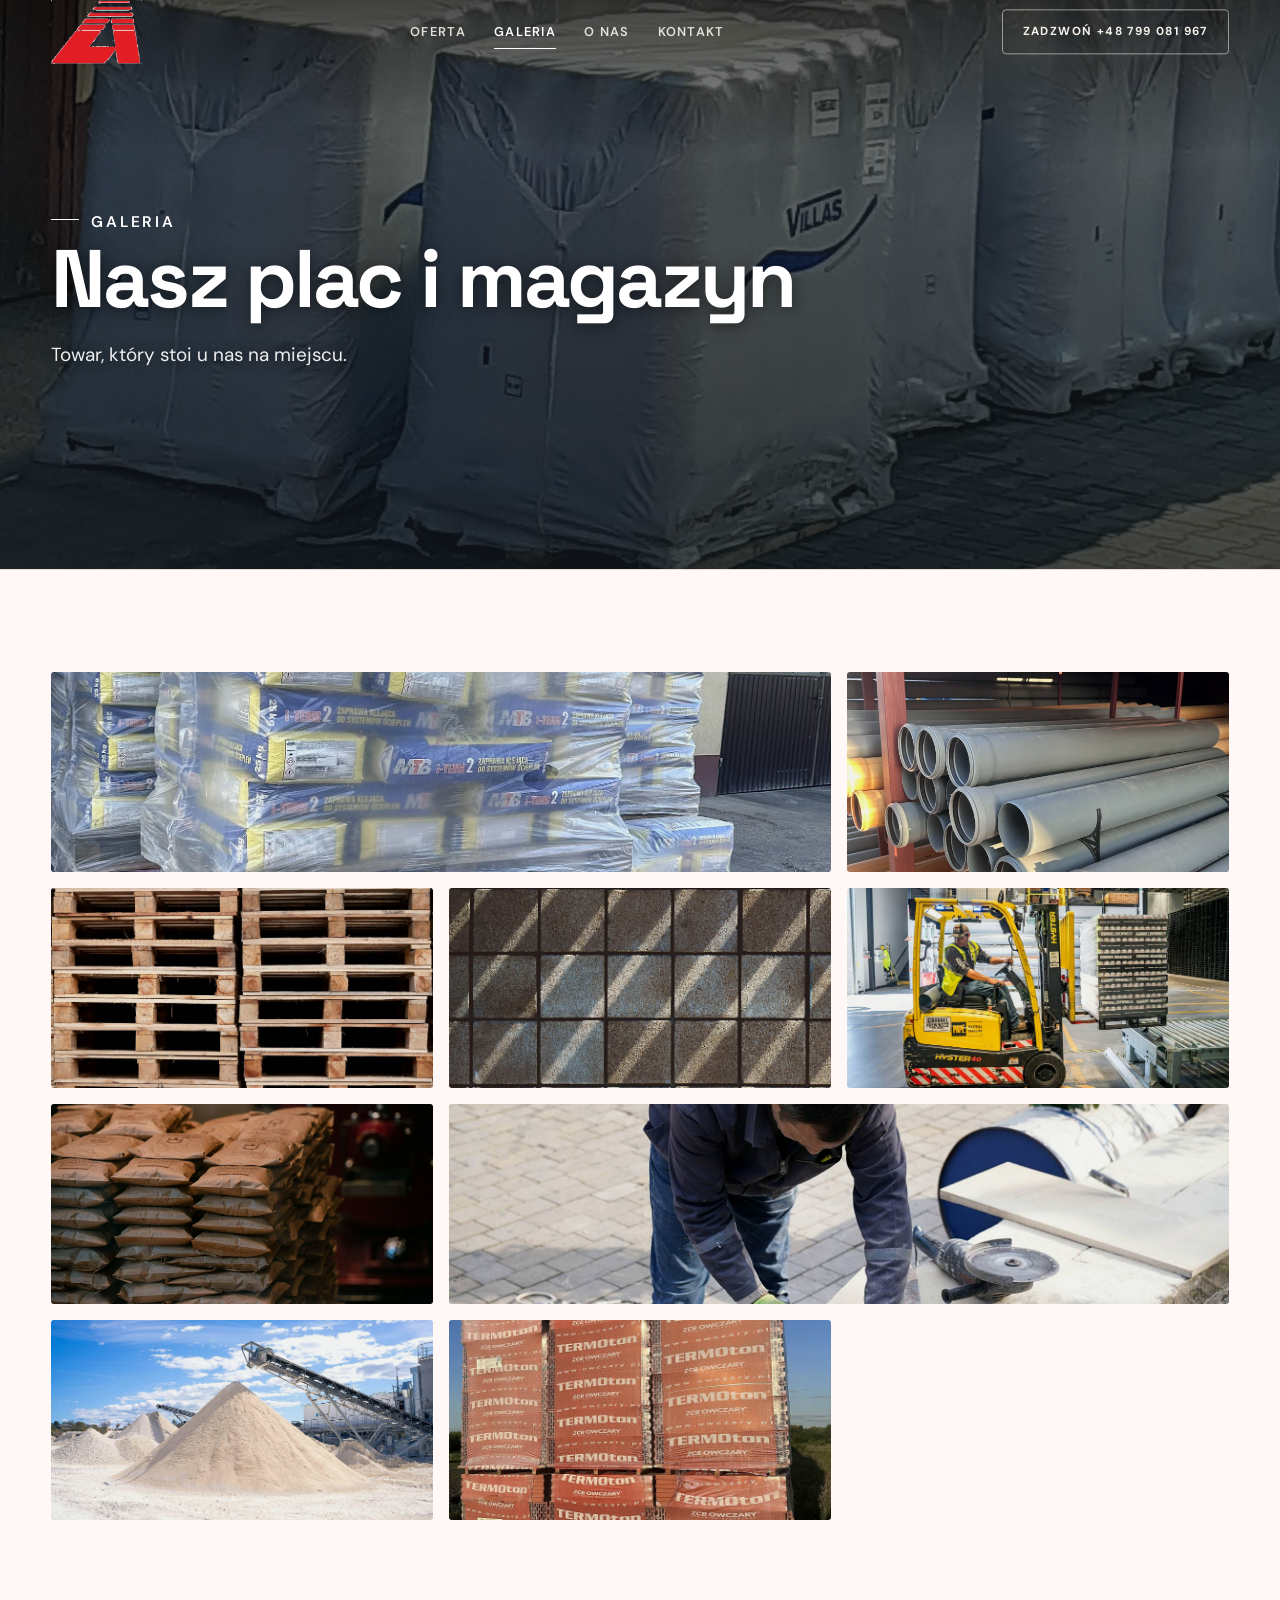
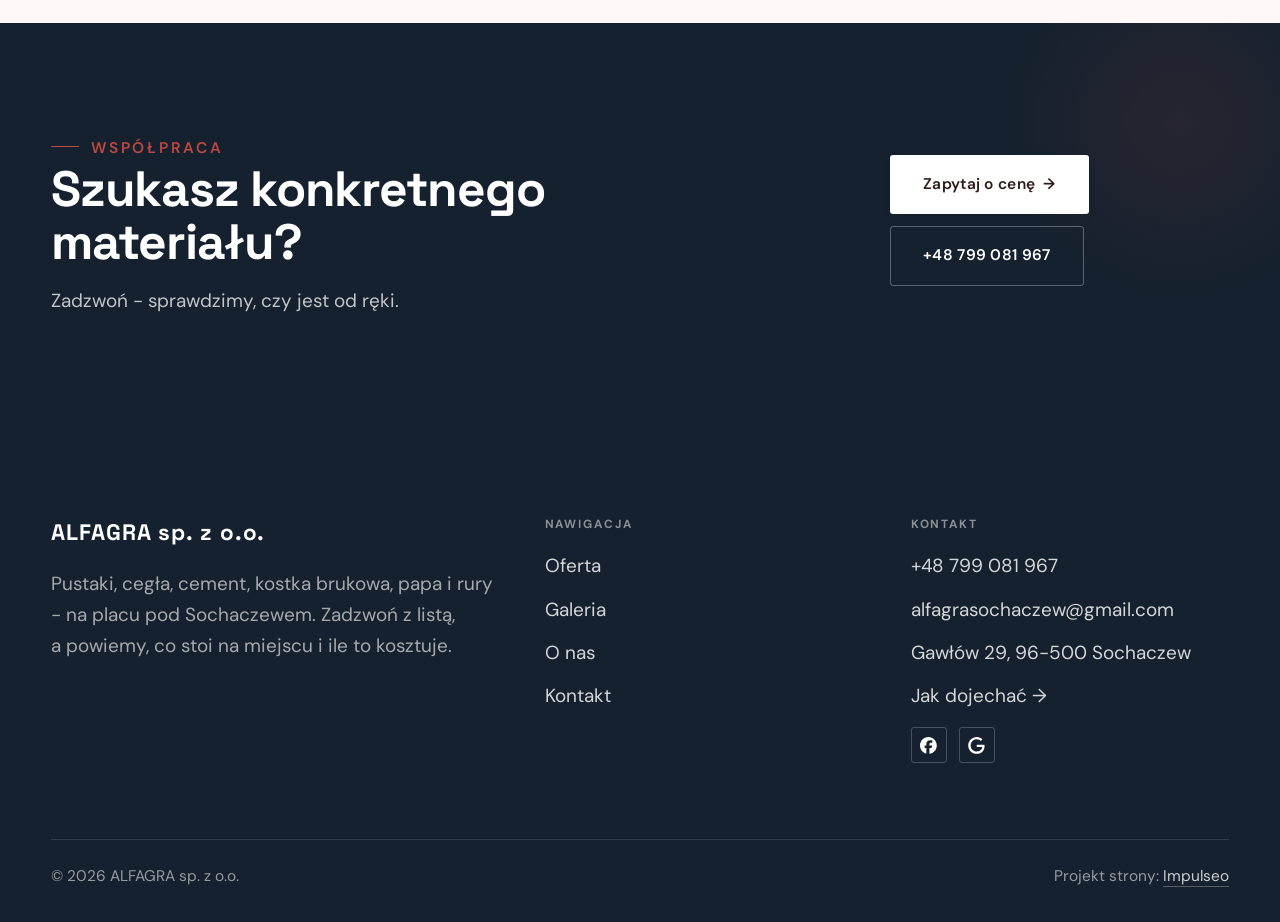
<file: realizacje.html>
<!DOCTYPE html>
<html lang="pl">
<head>
<meta charset="UTF-8">
<meta name="viewport" content="width=device-width, initial-scale=1.0">
<title>Realizacje - ALFAGRA</title>
<meta name="description" content="Realizacje ALFAGRA: Cement i zaprawy, Papa Villas, Rury kanalizacyjne, Towar na paletach, Elementy betonowe">
<link rel="canonical" href="https://kris20032.github.io/alfagra-sp-z-o-o/realizacje.html">
<meta name="robots" content="noindex, nofollow">
<meta property="og:type" content="website">
<meta property="og:locale" content="pl_PL">
<meta property="og:site_name" content="ALFAGRA">
<meta property="og:title" content="Realizacje - ALFAGRA">
<meta property="og:description" content="Realizacje ALFAGRA: Cement i zaprawy, Papa Villas, Rury kanalizacyjne, Towar na paletach, Elementy betonowe">
<meta property="og:url" content="https://kris20032.github.io/alfagra-sp-z-o-o/realizacje.html">
<meta property="og:image" content="https://kris20032.github.io/alfagra-sp-z-o-o/img/og.jpg">
<meta property="og:image:width" content="1200">
<meta property="og:image:height" content="630">
<meta name="twitter:card" content="summary_large_image">
<link rel="preconnect" href="https://fonts.googleapis.com">
<link rel="preconnect" href="https://fonts.gstatic.com" crossorigin>
<link href="https://fonts.googleapis.com/css2?family=Space+Grotesk:wght@500;600;700&family=DM+Sans:opsz,wght@9..40,400;9..40,500;9..40,600&display=swap" rel="stylesheet">
<link rel="stylesheet" href="assets/styles.css?v=841bcd78">
</head>
<body>

<header class="nav">
  <div class="wrap nav-inner">
    <a class="brand brand-has-logo" href="index.html"><img class="brand-logo" src="img/logo.png" alt="ALFAGRA" width="302" height="213" decoding="async"></a>
    <nav class="nav-links">
      <a href="oferta.html">Oferta</a>
      <a href="realizacje.html" class="active" aria-current="page">Galeria</a>
      <a href="o-nas.html">O nas</a>
      <a href="kontakt.html">Kontakt</a>
      <a href="tel:+48799081967" class="btn btn-accent">Zadzwoń +48 799 081 967</a>
    </nav>
    <button class="nav-toggle" aria-label="Menu"><span></span><span></span><span></span></button>
  </div>
</header>

<main>
<section class="pagehead">
  <img src="img/g2.jpg" alt="ALFAGRA - Nasz plac i magazyn" width="1600" height="800" decoding="async">
  <div class="wrap">
    <span class="eyebrow">Galeria</span>
    <h1>Nasz plac i magazyn</h1>
    <p>Towar, który stoi u nas na miejscu.</p>
  </div>
</section>
<section>
  <div class="wrap">
    <div class="gallery">
      <div class="tile t-two3 reveal"><img src="img/g1.jpg" alt="ALFAGRA" loading="lazy" width="1600" height="2317" decoding="async"></div>
      <div class="tile t-third reveal"><img src="img/g3.jpg" alt="ALFAGRA" loading="lazy" width="1464" height="2018" decoding="async"></div>
      <div class="tile t-third reveal"><img src="img/g4.jpg" alt="ALFAGRA" loading="lazy" width="1600" height="1045" decoding="async"></div>
      <div class="tile t-third reveal"><img src="img/g5.jpg" alt="ALFAGRA" loading="lazy" width="1600" height="1066" decoding="async"></div>
      <div class="tile t-third reveal"><img src="img/g6.jpg" alt="ALFAGRA" loading="lazy" width="1600" height="1067" decoding="async"></div>
      <div class="tile t-third reveal"><img src="img/g7.jpg" alt="ALFAGRA" loading="lazy" width="1516" height="960" decoding="async"></div>
      <div class="tile t-two3 reveal"><img src="img/g8.jpg" alt="ALFAGRA" loading="lazy" width="1600" height="1066" decoding="async"></div>
      <div class="tile t-third reveal"><img src="img/g9.jpg" alt="ALFAGRA" loading="lazy" width="1600" height="1066" decoding="async"></div>
      <div class="tile t-third reveal"><img src="img/about.jpg" alt="ALFAGRA" loading="lazy" width="1600" height="2444" decoding="async"></div>
    </div>
  </div>
</section>
<section class="cta">
  <div class="wrap">
    <div class="reveal">
      <span class="eyebrow">Współpraca</span>
      <h2>Szukasz konkretnego materiału?</h2>
      <p>Zadzwoń - sprawdzimy, czy jest od ręki.</p>
    </div>
    <div class="cta-actions reveal">
      <a href="kontakt.html" class="btn btn-light">Zapytaj o cenę <span class="arr">→</span></a>
      <a href="tel:+48799081967" class="btn btn-ghost btn-ghost-cta">+48 799 081 967</a>
    </div>
  </div>
</section>
</main>

<footer>
  <div class="wrap">
    <div class="foot-grid">
      <div class="foot-brand">
        <div class="name">ALFAGRA sp. z o.o.</div>
        <p>Pustaki, cegła, cement, kostka brukowa, papa i rury - na placu pod Sochaczewem. Zadzwoń z listą, a powiemy, co stoi na miejscu i ile to kosztuje.</p>
      </div>
      <div class="foot-col">
        <h4>Nawigacja</h4>
        <a href="oferta.html">Oferta</a>
        <a href="realizacje.html">Galeria</a>
        <a href="o-nas.html">O nas</a>
        <a href="kontakt.html">Kontakt</a>
      </div>
      <div class="foot-col">
        <h4>Kontakt</h4>
        <a href="tel:+48799081967">+48 799 081 967</a>
        <a href="mailto:alfagrasochaczew@gmail.com">alfagrasochaczew@gmail.com</a>
        <p>Gawłów 29, 96-500 Sochaczew</p>
        <a href="https://maps.google.com/?cid=7628949309157044323&g_mp=CiVnb29nbGUubWFwcy5wbGFjZXMudjEuUGxhY2VzLkdldFBsYWNlEAIYBCAA" target="_blank" rel="noopener">Jak dojechać →</a>
      <div class="foot-soc">
        <a class="soc" href="https://www.facebook.com/alfagrasochaczew" target="_blank" rel="noopener" aria-label="Facebook - ALFAGRA"><svg viewBox="0 0 24 24" aria-hidden="true" focusable="false"><path d="M9.101 23.691v-7.98H6.627v-3.667h2.474v-1.58c0-4.085 1.848-5.978 5.858-5.978.401 0 .955.042 1.468.103a8.68 8.68 0 0 1 1.141.195v3.325a8.623 8.623 0 0 0-.653-.036 26.805 26.805 0 0 0-.733-.009c-.707 0-1.259.096-1.675.309a1.686 1.686 0 0 0-.679.622c-.258.42-.374.995-.374 1.752v1.297h3.919l-.386 2.103-.287 1.564h-3.246v8.245C19.396 23.238 24 18.179 24 12.044c0-6.627-5.373-12-12-12s-12 5.373-12 12c0 5.628 3.874 10.35 9.101 11.647Z" fill="currentColor"/></svg></a>
        <a class="soc" href="https://maps.google.com/?cid=7628949309157044323&g_mp=CiVnb29nbGUubWFwcy5wbGFjZXMudjEuUGxhY2VzLkdldFBsYWNlEAIYBCAA" target="_blank" rel="noopener" aria-label="Google - ALFAGRA"><svg viewBox="0 0 24 24" aria-hidden="true" focusable="false"><path d="M12.48 10.92v3.28h7.84c-.24 1.84-.853 3.187-1.787 4.133-1.147 1.147-2.933 2.4-6.053 2.4-4.827 0-8.6-3.893-8.6-8.72s3.773-8.72 8.6-8.72c2.6 0 4.507 1.027 5.907 2.347l2.307-2.307C18.747 1.44 16.133 0 12.48 0 5.867 0 .307 5.387.307 12s5.56 12 12.173 12c3.573 0 6.267-1.173 8.373-3.36 2.16-2.16 2.84-5.213 2.84-7.667 0-.76-.053-1.467-.173-2.053H12.48z" fill="currentColor"/></svg></a>
      </div>
      </div>
    </div>
    <div class="foot-bot">
      <span>© 2026 ALFAGRA sp. z o.o.</span>
      <span>Projekt strony: <a class="foot-credit" href="https://impulseo.pl" target="_blank" rel="noopener">Impulseo</a></span>
    </div>
  </div>
</footer>
<div class="sticky-call"><a class="sc-call" href="tel:+48799081967"><svg class="ico-tel" width="16" height="16" viewBox="0 0 24 24" fill="none" aria-hidden="true"><path d="M6.6 10.8a15.5 15.5 0 0 0 6.6 6.6l2.2-2.2a1 1 0 0 1 1-.24 11.4 11.4 0 0 0 3.6.58 1 1 0 0 1 1 1V20a1 1 0 0 1-1 1A17 17 0 0 1 3 4a1 1 0 0 1 1-1h3.5a1 1 0 0 1 1 1c0 1.25.2 2.46.58 3.6a1 1 0 0 1-.25 1l-2.23 2.2Z" fill="currentColor"/></svg> Zadzwoń</a><a class="sc-quote" href="kontakt.html">Zadzwoń i zamów</a></div>
<div class="demo-wazne" data-do="2026-11-01" data-cykl="3" hidden><svg class="dw-ico" width="13" height="13" viewBox="0 0 24 24" fill="none" aria-hidden="true"><circle cx="12" cy="12" r="8.6" stroke="currentColor" stroke-width="1.8"/><path d="M12 7.2V12l3.3 2" stroke="currentColor" stroke-width="1.8" stroke-linecap="round"/></svg><span class="dw-txt"></span></div>

<script src="assets/main.js"></script>
</body>
</html>
</file>
<file: assets/styles.css>
/* ============================================================
   STOLBASZ — premium, architektoniczny B2B fit-out
   Jasna paleta, zero brązu. System wg premium-web-craft.
   Projekt strony: Impulseo (impulseo.pl)
   ============================================================ */

:root{
  /* PALETA — jasna, architektoniczna, chłodna */
  --paper:#F4F6F8;          /* główne tło */
  --paper-2:#E7EBEF;        /* sekcje alternatywne (chłodny jasny szary) */
  --paper-3:#E7EBEF;        /* delikatne wypełnienia */
  --ink:#15212E;            /* tekst główny — chłodny grafit */
  --ink-soft:#243443;       /* nagłówki drugorzędne */
  --muted:#6B7785;          /* tekst poboczny */
  --line:rgba(21,33,46,.12);/* hairline */
  --accent:#E8A317;         /* stonowany petrol-slate — jedyny akcent */
  --accent-d:#C9870C;
  --accent-soft:rgba(232,163,23,.10);
  --dark:#15212E;           /* sekcje ciemne (stopka/CTA) */

  /* HOVER ZDJĘĆ — JEDEN standard dla całego silnika (decyzja K. 04.08.2026, artefakt z wariantami).
     AKTUALNE (K.+Szymon 09.08.2026, wybór z artefaktu 6 wariantów): zoom 1.05 przy 1.4s -
     przy tak długim czasie mocniejszy kadr NIE skacze, tylko „oddycha". Poprzedni standard
     (1.02 / .55s z 04.08) odbierany jako dynamiczny i szybki.
     Spoczynek lekko przygaszony, ale TYLKO tam, gdzie jest mysz (@media hover:hover) —
     na telefonie zdjęcia zostają w pełnej jasności. */
  --img-zoom:1.05;                   /* K.+Szymon 09.08: wariant F z artefaktu porównawczego */
  --img-rest:brightness(.95) saturate(.99);
  --img-hot:brightness(1.06) saturate(1.05);
  --img-dur:1.4s;                    /* K.+Szymon 09.08 (wariant F): powoli = elegancko */
  --img-ease:cubic-bezier(.16,.84,.44,1);  /* miękki ogon, efekt „oddychania" */

  /* ODSTĘPY — skala 4/8 */
  --space-1:4px; --space-2:8px; --space-3:12px; --space-4:16px; --space-5:24px;
  --space-6:32px; --space-7:48px; --space-8:64px; --space-9:96px; --space-10:128px;

  /* TYPOGRAFIA — fluid clamp() (skala podbita 16.07.2026: większe, czytelniejsze litery — uwaga Adama) */
  --text-sm:clamp(.9rem,.87rem + .12vw,1rem);
  --text-base:clamp(1.08rem,1.04rem + .18vw,1.2rem);
  --text-lg:clamp(1.24rem,1.15rem + .34vw,1.44rem);
  --text-h3:clamp(1.34rem,1.22rem + .55vw,1.66rem);
  --text-h2:clamp(2.1rem,1.66rem + 2.1vw,3.1rem);
  --text-h1:clamp(2.9rem,2.1rem + 4vw,5.1rem);

  /* PROMIENIE — architektoniczne, raczej ostre */
  --r-sm:3px; --r-md:6px; --r-lg:10px;

  /* RUCH */
  --ease:cubic-bezier(.25,.46,.45,.94); --dur:.24s;

  /* CIENIE — miękkie, warstwowe */
  --sh-sm:0 1px 2px rgba(16,24,32,.04), 0 2px 8px rgba(16,24,32,.05);
  --sh-md:0 2px 6px rgba(16,24,32,.05), 0 12px 28px -8px rgba(16,24,32,.12);
  --sh-lg:0 6px 14px rgba(16,24,32,.07), 0 26px 56px -18px rgba(16,24,32,.22);

  --hairline:1px solid var(--line);

  --font-display:'Space Grotesk','Inter',sans-serif;
  --font-body:'DM Sans','Inter',sans-serif;
}

*{box-sizing:border-box;margin:0;padding:0}
html{scroll-behavior:smooth}
body{
  font-family:var(--font-body);
  font-size:var(--text-base);
  line-height:1.65;
  color:var(--ink);
  background:var(--paper);
  -webkit-font-smoothing:antialiased;
  text-rendering:optimizeLegibility;
}
img{max-width:100%;height:auto;display:block}  /* height:auto = width/height z atrybutów trzyma proporcje (TOP#12) */
a{color:inherit;text-decoration:none}

.wrap{width:min(92%,1180px);margin-inline:auto}
section{padding-block:clamp(52px,6.5vw,96px)}

h1,h2,h3{font-family:var(--font-display);font-weight:700;line-height:1.08;letter-spacing:-.02em;color:var(--ink)}
h1{font-size:var(--text-h1);letter-spacing:-.035em}
h2{font-size:var(--text-h2);letter-spacing:-.025em}
h3{font-size:var(--text-h3)}
/* MIARA — długość wiersza. WCAG 2.2 SC 1.4.8: max 80 znaków; Butterick: 45–90.
   68ch daje realnie 72–78 znaków polskiego tekstu, czyli z zapasem pod granicą.
   Wcześniej limit miał TYLKO <p> — <li>, <blockquote> i <dd> nie miały żadnego,
   i to jedyny powód, dla którego 23 bloki na dwóch oddanych stronach jadą po
   83–106 znaków w wierszu (pomiar 07.08.2026, bramka `miara`).
   ⚠️ Listy i definicje ograniczamy TYLKO bez klasy: `ul`/`ol` z klasą to u nas
   układ (siatki kafli, menu), a nie tekst ciągły — tam miarę wyznacza układ. */
/* 60ch, nie 68ch (K. 10.08): po zmianie fontów na węższe kroje (DM Sans i spółka)
   w 68ch mieściło się ~90 znaków - bramka pikselowa słusznie zgłaszała przekroczenie
   granicy 80. Pomiar na żywej przeglądarce: 60ch = 90 znaków, 53ch = ~78 znaków, czyli normę WCAG 1.4.8. */
:root{ --miara:53ch }
p{max-width:min(100%,var(--miara))}
blockquote,
ul:not([class])>li, ol:not([class])>li,
dl:not([class])>dd{max-width:min(100%,var(--miara))}

/* ⚠️ Świadomie BEZ wyjątku `.tile p,.card p,.svc p{max-width:none}`, choć nasuwa się sam:
   te akapity BYŁY już ograniczone (stare `p{max-width:65ch}`), więc „wyjątek" nie odblokowałby
   niczego nowego — tylko ROZLUŹNIŁ stan sprzed zmiany na wszystkich demach naraz.
   `figcaption` żadna z reguł wyżej nie dotyczy, więc też nie potrzebuje zwolnienia. */

/* ŁAMANIE. `balance` wyrównuje długości wierszy w nagłówku, `pretty` pilnuje ostatniego
   wiersza akapitu, żeby nie został w nim jeden wyraz. Obsługiwane od Chrome 117 /
   Safari 17.5; starsze przeglądarki po prostu ignorują tę własność.
   `text-wrap:pretty` nie występowało dotąd ANI RAZ w silniku ani w repo klientów. */
h1,h2,h3,.lead,.lede{text-wrap:balance}
p,li,blockquote,dd{text-wrap:pretty}

.eyebrow{
  font-family:var(--font-body);
  font-size:var(--text-sm);
  font-weight:600;
  letter-spacing:.18em;
  text-transform:uppercase;
  color:var(--accent);
  display:inline-flex;align-items:center;gap:var(--space-3);
}
/* flex:none + margin-top = kreska trzyma się PIERWSZEJ linii. Wcześniej align-items:center
   centrowało ją względem całego bloku i przy zawinięciu (długi kicker typu
   „…WNĘTRZ · LESZNO · OD 2019") druga linia lądowała z brzydkim wcięciem. */
.eyebrow{align-items:flex-start}
.eyebrow>*,.eyebrow{text-wrap:balance}   /* dlugi kicker lamal sie na sierote typu samo „2019" w drugiej linii */
.eyebrow::before{content:"";width:28px;height:1px;background:var(--accent);display:inline-block;flex:none;margin-top:.62em}

.muted{color:var(--muted)}
.lead{font-size:var(--text-lg);line-height:1.55;color:var(--ink-soft);max-width:50ch}

/* ---------- BUTTONS ---------- */
.btn{
  display:inline-flex;align-items:center;gap:var(--space-2);
  font-weight:600;font-size:var(--text-sm);letter-spacing:.02em;
  padding:var(--space-4) var(--space-6);
  border-radius:var(--r-sm);
  transition:transform var(--dur) var(--ease),box-shadow var(--dur) var(--ease),background var(--dur) var(--ease);
  cursor:pointer;border:1px solid transparent;
}
.btn-accent{background:var(--accent);color:#fff;box-shadow:var(--sh-sm)}
.btn-accent:hover{background:var(--accent-d);transform:translateY(-2px);box-shadow:var(--sh-md)}
.btn-accent:active{transform:translateY(0);box-shadow:var(--sh-sm)}
.btn-ghost{background:transparent;color:var(--ink);border-color:var(--line)}
.btn-ghost:hover{border-color:var(--accent);color:var(--accent);transform:translateY(-2px)}
.btn-light{background:#fff;color:var(--ink);box-shadow:var(--sh-sm)}
.btn-light:hover{transform:translateY(-2px);box-shadow:var(--sh-md)}
.btn .arr{transition:transform var(--dur) var(--ease)}
.btn:hover .arr{transform:translateX(4px)}

/* ---------- NAV ---------- */
.nav{
  position:sticky;top:0;z-index:50;
  background:color-mix(in srgb,var(--paper) 88%,transparent);
  backdrop-filter:saturate(140%) blur(10px);
  border-bottom:var(--hairline);
}
.nav-inner{display:flex;align-items:center;justify-content:space-between;gap:var(--space-5);height:72px}
/* ANTY-NACHODZENIE (K. 05.08.2026): długa nazwa firmy + przycisk z pełnym numerem nie mieściły się w pasku
   i flex ściskał linki PONIŻEJ ich treści - "Kontakt" wchodził na ramkę "Zadzwoń +48 ...". Teraz ustępuje
   nazwa marki (skrót wielokropkiem), a menu i przycisk nigdy się nie kurczą ani nie zachodzą na siebie. */
.brand{display:flex;flex-direction:column;line-height:1;min-width:0;flex:0 1 auto}
.brand .name{font-family:var(--font-display);font-weight:800;font-size:1.35rem;letter-spacing:.04em;white-space:nowrap;overflow:hidden;text-overflow:ellipsis}
.brand .sub{font-size:.62rem;letter-spacing:.34em;text-transform:uppercase;color:var(--muted);margin-top:5px;white-space:nowrap;overflow:hidden;text-overflow:ellipsis}
.nav-links{display:flex;align-items:center;gap:var(--space-6);flex:0 0 auto}
.nav-links a{font-size:var(--text-sm);font-weight:500;color:var(--ink-soft);position:relative;padding-block:4px;white-space:nowrap;transition:color var(--dur) var(--ease)}
.nav-links a::after{content:"";position:absolute;left:0;bottom:0;width:0;height:1.5px;background:var(--accent);transition:width var(--dur) var(--ease)}
.nav-links a:hover,.nav-links a.active{color:var(--ink)}
.nav-links a:hover::after,.nav-links a.active::after{width:100%}
.nav-links .btn{padding:var(--space-2) var(--space-5)}
/* przyciski w nav: właściwy kolor (przebij .nav-links a) + bez podkreślenia */
.nav-links a.btn-accent{color:#fff}
.nav-links a.btn-ghost,.nav-links a.btn-light{color:var(--ink)}
/* CTA w pasku: NIE podkreślenie spod linków menu, ale ten sam przelatujący błysk,
   co na wszystkich innych przyciskach (zgłoszenie K. 13.08.2026 - „na hero jest efekt
   światła przechodzącego przez przycisk, na navbarze go nie ma, a mają być identyczne").
   Reguła `.nav-links a::after` jest silniejsza od `.btn::after`, więc trzeba jej
   geometrię wyzerować i wpisać połysk z nazwy - samo `display:none` gasiło efekt. */
.nav-links a.btn::after{
  display:block;content:"";position:absolute;inset:0;z-index:-1;pointer-events:none;
  width:auto;height:auto;border-radius:inherit;   /* kasuje geometrię podkreślenia (width:0;height:1.5px) */
  background:linear-gradient(100deg,transparent 32%,rgba(255,255,255,.20) 50%,transparent 68%);
  translate:-120% 0}
@media (prefers-reduced-motion:no-preference){
  .nav-links a.btn:hover::after{translate:120% 0;transition:translate .75s var(--mt-ease,cubic-bezier(.16,.84,.44,1))}
}
.nav-toggle{display:none;background:none;border:none;cursor:pointer;flex-direction:column;gap:5px;padding:8px}
.nav-toggle span{width:24px;height:2px;background:var(--ink);transition:var(--dur)}
/* Ciasny zakres MIĘDZY menu mobilnym a pełnym pulpitem: zbijamy odstępy i nazwę marki,
   żeby wszystko zmieściło się naturalnie, zanim w ogóle dojdzie do skracania wielokropkiem. */
@media(max-width:1280px) and (min-width:921px){
  .nav-links{gap:var(--space-4)}
  .nav-links .btn{padding:var(--space-2) var(--space-4)}
  .brand .name{font-size:1.15rem}
}

/* ---------- HERO (split) ---------- */
.hero{position:relative;overflow:hidden;border-bottom:var(--hairline)}
.hero-grid{display:grid;grid-template-columns:1.05fr .95fr;gap:clamp(24px,4vw,60px);align-items:center;
  padding-block:clamp(36px,4.5vw,64px)}
.hero-copy .eyebrow{margin-bottom:var(--space-5)}
.hero-copy h1{margin-bottom:var(--space-5)}
.hero-copy .lead{margin-bottom:var(--space-7)}
.hero-actions{display:flex;flex-wrap:wrap;gap:var(--space-4)}
.hero-art{position:relative;aspect-ratio:4/3;border-radius:var(--r-lg);overflow:hidden;box-shadow:var(--sh-lg)}
.hero-art img{width:100%;height:100%;object-fit:cover}
.hero-art::after{content:"";position:absolute;inset:0;background:linear-gradient(180deg,transparent 55%,rgba(18,24,28,.28))}
.hero-badge{position:absolute;left:var(--space-5);bottom:var(--space-5);z-index:2;
  background:rgba(252,252,251,.94);backdrop-filter:blur(4px);
  border-radius:var(--r-md);padding:var(--space-4) var(--space-5);box-shadow:var(--sh-md);max-width:78%}
.hero-badge strong{display:block;font-family:var(--font-display);font-size:1rem;letter-spacing:-.01em}
.hero-badge span{font-size:var(--text-sm);color:var(--muted)}

/* ---------- HERO duży / kinowy (strona główna) ---------- */
.hero-cine{position:relative;min-height:clamp(560px,82vh,840px);min-height:clamp(560px,82svh,840px);display:flex;align-items:center;overflow:hidden;border-bottom:var(--hairline)}
.hero-cine>img{position:absolute;inset:0;width:100%;height:100%;object-fit:cover;z-index:0}
.hero-cine::after{content:"";position:absolute;inset:0;z-index:1;
  background:linear-gradient(95deg,rgba(13,18,23,.86) 0%,rgba(13,18,23,.64) 32%,rgba(13,18,23,.24) 62%,rgba(13,18,23,.04) 100%)}
.hero-cine .wrap{position:relative;z-index:2;padding-block:var(--space-8)}
.hero-cine .hero-copy{max-width:660px}
.hero-cine .eyebrow{color:#fff;margin-bottom:var(--space-5)}
.hero-cine .eyebrow::before{background:#fff}
.hero-cine h1{color:#fff;margin-bottom:var(--space-5);font-size:clamp(2.9rem,2rem + 4.4vw,5.2rem);text-wrap:balance}
.hero-cine .lead{color:rgba(255,255,255,.92);max-width:48ch;margin-bottom:var(--space-7)}
.hero-cine .hero-actions{display:flex;flex-wrap:wrap;gap:var(--space-4)}
/* NISKIE OKNO (laptop z dokiem i paskami przeglądarki ma ~700-780 px wysokości widoku):
   H1 do 5.2rem + długi lead nie mieściły się i przyciski wypadały POD krawędź ekranu -
   klient widział stronę bez ani jednego CTA. Skalujemy w dół, zamiast przycinać treść. */
@media(min-width:821px) and (max-height:820px){
  .hero-cine{min-height:clamp(520px,94svh,780px)}
  .hero-cine .wrap{padding-block:var(--space-6)}
  .hero-cine h1{font-size:clamp(2.2rem,1.5rem + 2.6vw,3.6rem);margin-bottom:var(--space-4)}
  .hero-cine .eyebrow{margin-bottom:var(--space-4)}
  .hero-cine .lead{margin-bottom:var(--space-5);max-width:44ch}
}
@media(max-width:680px){
  .hero-cine{min-height:clamp(520px,76vh,640px);min-height:clamp(520px,76svh,640px);align-items:flex-end}
  .hero-cine::after{background:linear-gradient(0deg,rgba(13,18,23,.9) 6%,rgba(13,18,23,.45) 55%,rgba(13,18,23,.25) 100%)}
  .hero-cine .wrap{padding-bottom:var(--space-9)}
  /* TELEFON (~90% oglądających): lead potrafił zająć 8 linii i zepchnąć CTA poza pierwszy ekran.
     Zwężamy interlinię i skalę - treści nie ucinamy, bo to ona sprzedaje. */
  .hero-cine .lead{font-size:.98rem;line-height:1.5;margin-bottom:var(--space-5)}
  .hero-cine .eyebrow{font-size:.72rem;letter-spacing:.13em;margin-bottom:var(--space-4)}
  .hero-cine .eyebrow::before{width:20px}
  .hero-cine h1{margin-bottom:var(--space-4)}
}

/* full-bleed hero variant (podstrony) */
.pagehead{position:relative;min-height:46vh;min-height:46svh;display:flex;align-items:flex-end;overflow:hidden;border-bottom:var(--hairline)}
.pagehead img{position:absolute;inset:0;width:100%;height:100%;object-fit:cover}
/* 10.08.2026 (decyzja K.): mocniejsze przyciemnienie + cień pod tekstem. Bramka mierzyła na
   nagłówkach podstron 3,38-3,43:1 przy wymaganych 4,5 — jasne zdjęcie (hala, śnieg, niebo)
   podchodziło pod biały tekst. Zdjęcia klientów są różne, więc kontrast musi dawać WARSTWA,
   a nie szczęśliwy dobór kadru. */
.pagehead::after{content:"";position:absolute;inset:0;background:linear-gradient(180deg,rgba(18,24,28,.40),rgba(18,24,28,.76))}
.pagehead .wrap{position:relative;z-index:2;padding-block:var(--space-9);color:#fff}
.pagehead h1{color:#fff;max-width:18ch;text-shadow:0 2px 16px rgba(0,0,0,.55)}
.pagehead .eyebrow{color:#fff}
.pagehead .eyebrow::before{background:#fff}
.pagehead p{color:rgba(255,255,255,.92);margin-top:var(--space-4);max-width:54ch;text-shadow:0 1px 12px rgba(0,0,0,.5)}

/* ---------- STRIP (pasek skrótów / liczby) ---------- */
.strip{background:var(--dark);color:#fff}
/* PASEK HASEŁ — standard 04.08.2026 (decyzja K.): 5 haseł w JEDNYM rzędzie, tekst WYŚRODKOWANY,
   węższe marginesy boczne niż reszta strony (pasek ma iść szerzej), równe wysokości kolumn. */
.strip .wrap{width:min(96%,1440px);display:grid;grid-template-columns:repeat(5,1fr);
  gap:var(--space-5);padding-block:var(--space-7);align-items:stretch}
.strip .item .k{font-family:var(--font-display);font-size:clamp(1.05rem,.82rem + .85vw,1.55rem);
  font-weight:800;letter-spacing:-.02em;color:#fff;line-height:1.18;text-wrap:balance}
.strip .item .v{font-size:var(--text-sm);color:rgba(255,255,255,.66);margin-top:var(--space-2);line-height:1.4}
.strip .item{border-left:2px solid var(--accent);padding-inline:var(--space-4);
  text-align:center;display:flex;flex-direction:column;justify-content:center}
/* liczba kolumn = liczba haseł, żeby ostatnie nie zostawało samo w drugim rzędzie.
   Klasę n-N nadaje multipage.py; domyślnie (bez klasy) pasek jest 5-kolumnowy. */
.strip.n-2 .wrap{grid-template-columns:repeat(2,1fr)}
.strip.n-3 .wrap{grid-template-columns:repeat(3,1fr)}
.strip.n-4 .wrap{grid-template-columns:repeat(4,1fr);gap:var(--space-6)}
.strip.n-4 .item .k{font-size:clamp(1.3rem,1rem + 1.1vw,2rem)}
.strip.n-6 .wrap{grid-template-columns:repeat(6,1fr);gap:var(--space-4)}
.strip.n-6 .item .k{font-size:clamp(.98rem,.8rem + .7vw,1.35rem)}
/* równe łamanie: zamiast "długa linia + jedno słowo" obie linie zbliżonej długości */
.strip .item .k{text-wrap:balance}

/* ---------- SECTION HEAD ---------- */
.head{max-width:48rem;margin-bottom:var(--space-8)}
.head.center{margin-inline:auto;text-align:center}
.head .eyebrow{margin-bottom:var(--space-4)}
.head h2{margin-bottom:var(--space-4)}
.head p{color:var(--muted);font-size:var(--text-lg);line-height:1.55}
.head.center p{margin-inline:auto}

/* ---------- INTRO SPLIT ---------- */
.split{display:grid;grid-template-columns:.92fr 1.08fr;gap:clamp(28px,5vw,80px);align-items:center}
.split.rev{grid-template-columns:1.08fr .92fr}
.split.rev .split-art{order:-1}
.split-art{position:relative;aspect-ratio:5/4;border-radius:var(--r-lg);overflow:hidden;box-shadow:var(--sh-lg)}
.split-art img{width:100%;height:100%;object-fit:cover}
.split-copy h2{margin-bottom:var(--space-5)}
.split-copy p+p{margin-top:var(--space-4)}
.split-copy .btn{margin-top:var(--space-6)}

/* ---------- SERVICES (zakres) ---------- */
.svc-grid{display:grid;grid-template-columns:repeat(auto-fit,minmax(280px,1fr));gap:var(--space-5)}
.svc{background:#fff;border:var(--hairline);border-radius:var(--r-md);padding:var(--space-7) var(--space-6);
  transition:transform var(--dur) var(--ease),box-shadow var(--dur) var(--ease),border-color var(--dur) var(--ease);
  position:relative;overflow:hidden}
.svc::before{content:"";position:absolute;left:0;top:0;width:3px;height:0;background:var(--accent);transition:height var(--dur) var(--ease)}
.svc:hover{transform:translateY(-4px);box-shadow:var(--sh-md);border-color:transparent}
.svc:hover::before{height:100%}
.svc .ic{font-family:var(--font-display);font-size:.8rem;font-weight:700;letter-spacing:.12em;color:var(--accent);margin-bottom:var(--space-4)}
.svc h3{margin-bottom:var(--space-3);font-size:1.22rem}
.svc p{color:var(--muted);font-size:var(--text-base);line-height:1.6}

/* big detailed service rows */
.svc-row{display:grid;grid-template-columns:.8fr 1.2fr;gap:clamp(20px,4vw,60px);align-items:center;padding-block:var(--space-8)}
.svc-row+.svc-row{border-top:var(--hairline)}
.svc-row.rev{grid-template-columns:1.2fr .8fr}
/* Naprzemienny układ wierszy oferty: co drugi wiersz ma zdjęcie po PRAWEJ.
   Było `order:-1` — martwy kod, bo zdjęcie i tak jest pierwszym dzieckiem w HTML,
   więc wszystkie wiersze wyglądały identycznie (zdjęcie zawsze z lewej), a `rev`
   zmieniało tylko szerokość kolumn. Znalezione 29.07.2026 przy różnicowaniu kierunków
   animacji (pomiar pozycji: art.mid 390/502 przy row.mid 756 — zawsze lewa strona). */
.svc-row.rev .svc-row-art{order:2}
.svc-row-art{aspect-ratio:4/3;border-radius:var(--r-md);overflow:hidden;box-shadow:var(--sh-md)}
.svc-row-art img{width:100%;height:100%;object-fit:cover}
.svc-row h3{font-size:1.5rem;margin-bottom:var(--space-4)}
.svc-row .num{font-family:var(--font-display);font-size:.85rem;font-weight:700;letter-spacing:.14em;color:var(--accent);display:block;margin-bottom:var(--space-3)}
.svc-row ul{list-style:none;margin-top:var(--space-4);display:flex;flex-direction:column;gap:var(--space-2)}
.svc-row li{position:relative;padding-left:var(--space-5);color:var(--muted);font-size:var(--text-base)}
.svc-row li::before{content:"";position:absolute;left:0;top:.62em;width:8px;height:1px;background:var(--accent)}

/* ---------- GALLERY (realizacje) ---------- */
.gallery{display:grid;grid-template-columns:repeat(12,1fr);gap:var(--space-4);grid-auto-rows:200px}
/* GALERIA MASONRY — pionowe zdjęcia (portrety beauty/wellness) bez przycinania: kolumny, height auto */
.gallery-masonry{column-count:3;column-gap:var(--space-4)}
@media(max-width:900px){.gallery-masonry{column-count:2}}
@media(max-width:560px){.gallery-masonry{column-count:1}}
.gallery-masonry .m-tile{break-inside:avoid;margin:0 0 var(--space-4);padding:0;position:relative;overflow:hidden;border-radius:var(--r-md);border:1px solid var(--line)}
.gallery-masonry .m-tile img{width:100%;height:auto;display:block}
.gallery-masonry .m-tile .cap{position:absolute;left:0;right:0;bottom:0;padding:var(--space-4);color:#fff;background:linear-gradient(0deg,rgba(0,0,0,.55),transparent);font-size:var(--text-sm)}
.gallery-masonry .m-tile .cap small{display:block;font-weight:400;opacity:.78;letter-spacing:.04em;text-transform:uppercase;font-size:.66rem;margin-top:3px}
.tile{position:relative;overflow:hidden;border-radius:var(--r-md);box-shadow:var(--sh-sm);
  transition:transform var(--dur) var(--ease),box-shadow var(--dur) var(--ease)}
.tile img{width:100%;height:100%;object-fit:cover;
  transition:transform var(--img-dur) var(--img-ease),filter var(--img-dur) var(--img-ease)}
.tile:hover{box-shadow:var(--sh-md)}
.tile .cap{position:absolute;left:0;right:0;bottom:0;padding:var(--space-5) var(--space-4) var(--space-4);
  /* mocniejszy spad + cien pod tekstem: na JASNYCH zdjeciach klienta (biale fronty, sciany)
     slaby gradient dawal kontrast ~1.5:1 zamiast wymaganych 3.6:1 (bramka wygladu, 10.08.2026) */
  background:linear-gradient(transparent 10%,rgba(18,24,28,.55) 40%,rgba(18,24,28,.88) 68%,rgba(18,24,28,.99));color:#fff;
  text-shadow:0 1px 2px rgba(0,0,0,.85),0 2px 10px rgba(0,0,0,.55);
  font-size:var(--text-sm);font-weight:600;letter-spacing:.01em;
  opacity:0;transform:translateY(8px);transition:var(--dur) var(--ease)}
.tile:hover .cap{opacity:1;transform:translateY(0)}
.tile .cap small{display:block;font-weight:400;opacity:.78;letter-spacing:.04em;text-transform:uppercase;font-size:.66rem;margin-top:3px}
/* bento spans */
.t-wide{grid-column:span 6}
.t-tall{grid-column:span 6;grid-row:span 2}
.t-std{grid-column:span 6}
.t-third{grid-column:span 4}
.t-two3{grid-column:span 8}

/* ---------- TRUST / WIARYGODNOŚĆ ---------- */
.trust{background:var(--paper-2)}
.trust-grid{display:grid;grid-template-columns:repeat(auto-fit,minmax(240px,1fr));gap:var(--space-5);margin-top:var(--space-7)}
.trust-card{background:#fff;border-radius:var(--r-md);padding:var(--space-7) var(--space-6);box-shadow:var(--sh-sm);border-top:3px solid var(--accent)}
.trust-card .big{font-family:var(--font-display);font-size:clamp(1.8rem,1.3rem + 1.6vw,2.6rem);font-weight:800;letter-spacing:-.02em;color:var(--ink);line-height:1}
.trust-card h3{font-size:1.12rem;margin:var(--space-3) 0 var(--space-2)}
.trust-card p{color:var(--muted);font-size:var(--text-base);line-height:1.55}

/* ---------- CTA band ---------- */
.cta{background:var(--dark);color:#fff;position:relative;overflow:hidden}
/* telefon w CTA: na ciemnym tle biały (domyślnie), rodziny z JASNYM tłem CTA
   nadpisują to u siebie - wcześniej kolor siedział w stylu inline i wygrywał z rodziną. */
.cta .btn-ghost-cta{color:#fff;border-color:rgba(255,255,255,.3)}
.cta .wrap{display:grid;grid-template-columns:1.4fr .6fr;gap:var(--space-7);align-items:center;position:relative;z-index:2}
.cta h2{color:#fff;max-width:20ch}
.cta p{color:rgba(255,255,255,.74);margin-top:var(--space-4)}
.cta-actions{display:flex;flex-direction:column;gap:var(--space-3);align-items:flex-start}
.cta::before{content:"";position:absolute;right:-80px;top:-80px;width:360px;height:360px;border-radius:50%;
  background:radial-gradient(circle,var(--accent-soft),transparent 70%)}

/* ---------- CONTACT ---------- */
.contact-grid{display:grid;grid-template-columns:.85fr 1.15fr;gap:clamp(28px,4vw,56px);align-items:start}
.info-list{display:flex;flex-direction:column;gap:var(--space-2)}
.info-row{display:flex;gap:var(--space-4);align-items:flex-start;padding-block:var(--space-4);border-bottom:var(--hairline)}
.info-row .ic{flex:none;width:42px;height:42px;display:grid;place-items:center;border-radius:50%;
  background:var(--accent-soft);color:var(--accent);font-size:1.05rem}
.info-row .lbl{font-size:.72rem;letter-spacing:.14em;text-transform:uppercase;color:var(--muted)}
.info-row .val{font-weight:600;font-size:var(--text-base);margin-top:2px}
.info-row a.val:hover{color:var(--accent)}
.map{border:none;border-radius:var(--r-lg);box-shadow:var(--sh-md);width:100%;height:100%;min-height:380px;filter:grayscale(.2) contrast(1.02)}
.form{background:#fff;border:var(--hairline);border-radius:var(--r-lg);padding:clamp(24px,3vw,40px);box-shadow:var(--sh-sm)}
.form .fld{margin-bottom:var(--space-5)}
.form label{display:block;font-size:var(--text-sm);font-weight:600;margin-bottom:var(--space-2)}
.form input,.form textarea{width:100%;font-family:inherit;font-size:var(--text-base);color:var(--ink);
  padding:var(--space-4);border:var(--hairline);border-radius:var(--r-sm);background:var(--paper);transition:border-color var(--dur)}
.form input:focus,.form textarea:focus{outline:none;border-color:var(--accent);background:#fff}
.form textarea{resize:vertical;min-height:120px}
.form .note{font-size:var(--text-sm);color:var(--muted);margin-top:var(--space-3)}

/* ---------- FOOTER ---------- */
footer{background:var(--dark);color:#fff;padding-block:var(--space-9) var(--space-6)}
.foot-grid{display:grid;grid-template-columns:1.4fr 1fr 1fr;gap:var(--space-7);margin-bottom:var(--space-8)}
.foot-brand .name{font-family:var(--font-display);font-weight:800;font-size:1.4rem;letter-spacing:.04em}
.foot-brand p{color:rgba(255,255,255,.62);margin-top:var(--space-4);font-size:var(--text-base);max-width:38ch}
.foot-col h4{font-size:.74rem;letter-spacing:.16em;text-transform:uppercase;color:rgba(255,255,255,.5);margin-bottom:var(--space-4)}
.foot-col a,.foot-col p{display:block;color:rgba(255,255,255,.82);font-size:var(--text-base);margin-bottom:var(--space-3)}
.foot-col a:hover{color:#fff}
.foot-bot{border-top:1px solid rgba(255,255,255,.12);padding-top:var(--space-5);display:flex;justify-content:space-between;flex-wrap:wrap;gap:var(--space-3);
  font-size:var(--text-sm);color:rgba(255,255,255,.55)}
.foot-bot a:hover{color:#fff}
/* Podpis w stopce = klikalny link do impulseo.pl (31.07.2026). Ma być WIDOCZNIE klikalny,
   ale nie krzyczeć - stąd sam kolor jaśniejszy + delikatne podkreślenie na najeździe. */
.foot-bot a.foot-credit{color:rgba(255,255,255,.78);text-decoration:none;border-bottom:1px solid rgba(255,255,255,.28)}
.foot-bot a.foot-credit:hover{color:#fff;border-bottom-color:#fff}

/* ---------- REVEAL ---------- */
.reveal{opacity:0;transform:translateY(22px);transition:opacity .6s var(--ease),transform .6s var(--ease)}
.reveal.in{opacity:1;transform:none}

/* ---------- RESPONSIVE ---------- */
@media(max-width:920px){
  .hero-grid,.split,.split.rev,.svc-row,.svc-row.rev,.cta .wrap,.contact-grid,.foot-grid{grid-template-columns:1fr}
  .split.rev .split-art,.svc-row.rev .svc-row-art{order:0}
  .hero-art{aspect-ratio:16/10;max-height:420px}
  .strip .wrap,.strip.n-2 .wrap,.strip.n-3 .wrap,.strip.n-4 .wrap,.strip.n-6 .wrap{grid-template-columns:repeat(2,1fr);gap:var(--space-6)}
  .strip .item .k,.strip.n-6 .item .k{font-size:clamp(1.3rem,1.1rem + 1vw,2rem)}
  .gallery{grid-auto-rows:180px}
  .t-wide,.t-tall,.t-std,.t-third,.t-two3{grid-column:span 6}
  .t-tall{grid-row:span 1}
  .cta-actions{flex-direction:row;flex-wrap:wrap}
  .foot-grid{gap:var(--space-6)}
}
@media(max-width:680px){
  .nav-links{position:fixed;inset:72px 0 auto 0;background:var(--paper);flex-direction:column;align-items:stretch;
    gap:0;padding:var(--space-4) 6%;border-bottom:var(--hairline);box-shadow:var(--sh-md);
    transform:translateY(-120%);transition:transform var(--dur) var(--ease)}
  .nav-links.open{transform:translateY(0)}
  .nav-links a{padding-block:var(--space-4);border-bottom:var(--hairline)}
  .nav-links .btn{margin-top:var(--space-3);justify-content:center}
  .nav-toggle{display:flex}
  .strip .wrap,.strip.n-2 .wrap,.strip.n-3 .wrap,.strip.n-4 .wrap,.strip.n-6 .wrap{grid-template-columns:1fr}
  .gallery{grid-template-columns:repeat(6,1fr)}
  .foot-grid{grid-template-columns:1fr}
}
@media(prefers-reduced-motion:reduce){
  /* audyt 09.08 TOP#14: samo skrócenie duration przy animacji INFINITE = stroboskop
     (pętla .01ms miga ekranem); iteration-count:1 gasi pętlę naprawdę. Pseudoelementy
     też - tła hero (gastro/studio) animują ::before/img, blanket na * ich nie łapał. */
  *,*::before,*::after{animation-duration:.01ms!important;animation-iteration-count:1!important;animation-delay:0s!important;transition:none!important}
  .reveal{opacity:1!important;transform:none!important}
  html{scroll-behavior:auto}
}

/* ============================================================
   PREMIUM LAYER — destylat deep-researchu branż (anty-AI, spokój).
   Zmienne STOLBASZ (--accent/--ink/--paper/--line/--dark). Ruch ledwo
   zauważalny, krzywa cubic-bezier(.16,.84,.44,1); prefers-reduced-motion
   pokryte blanketem wyżej. Karty hairline zamiast cieni = #1 sygnał „nie-AI".
   ============================================================ */

/* więcej oddechu między sekcjami (liderzy: 110-130px) */
section{padding-block:clamp(64px,8vw,128px)}

/* 1) Aksamitny reveal — dłuższa, miękka krzywa zamiast „skoku" */
.reveal{transition:opacity .9s cubic-bezier(.16,.84,.44,1),transform .9s cubic-bezier(.16,.84,.44,1);will-change:opacity,transform}
/* stagger TYLKO w galerii (tam pozycja = porządek dzieci) */
.gallery .reveal:nth-child(2){transition-delay:.07s}
.gallery .reveal:nth-child(3){transition-delay:.14s}
.gallery .reveal:nth-child(4){transition-delay:.21s}
.gallery .reveal:nth-child(5){transition-delay:.28s}
.gallery .reveal:nth-child(6){transition-delay:.35s}

/* 2) Hero STATYCZNY na .hero-cine — Ken Burns CAŁKIEM WYŁĄCZONY 26.06 (3. zgłoszenie Szymona).
   GENEZA: animowanie scale na <img> hero z teksturami (cegły/framugi) re-samplinguje obraz
   klatka po klatce → na części ekranów drobne drganie/shimmer = „heroshot się trzęsie".
   translateY usunięto wcześniej, scale-only + will-change/GPU NIE wystarczyły do GWARANCJI gładkości.
   Krzysztof zażądał pewności („make sure, że błąd się nie pojawi") > efekt. Zero animacji = 0% drgania.
   Delikatny zoom zostaje TYLKO w pełnoekranowych hero gastro/studio (hg-bg/hs-bg — tło, inny
   mechanizm, chwalone, nigdy nie zgłaszane). NIE wracać do KB na .hero-cine bez realnego testu
   na sprzęcie klienta — to ryzyko regresji „trzęsienia”. */
/* BEZPIECZNY "wow" na hero = jednorazowy FADE-IN (opacity), nie zoom.
   opacity nie dotyka bitmapy → gładkie na KAŻDYM zdjęciu/ekranie/GPU, zero ryzyka migotania.
   Geometryczny ruch (scale/translate) na .hero-cine jest ZAKAZANY (bramka pilnuje). */
@keyframes heroFade{from{opacity:0}to{opacity:1}}
.hero-cine>img{transform:none;animation:heroFade 1.1s ease-out both}

/* 3) Akcentowy hairline pod nagłówkiem sekcji, który „rysuje się" przy wejściu */
.head h2{position:relative;padding-bottom:18px}
.head h2::after{content:"";position:absolute;left:0;bottom:0;height:1px;width:0;background:var(--accent);transition:width 1s cubic-bezier(.16,.84,.44,1) .15s}
.head.center h2::after{left:50%;transform:translateX(-50%)}
.head.reveal.in h2::after,.head.center.reveal.in h2::after{width:54px}

/* 4) Karty HAIRLINE zamiast cieni/zaokrągleń (najmocniejszy anty-AI detal) */
.svc{background:transparent;border:1px solid var(--line);border-radius:var(--r-sm);box-shadow:none}
.svc:hover{box-shadow:none;border-color:var(--accent);transform:translateY(-3px)}
.trust-card{background:transparent;box-shadow:none;border:1px solid var(--line);border-top:2px solid var(--accent);border-radius:var(--r-sm)}
.tile{box-shadow:none;border-radius:var(--r-sm)}
.tile:hover{box-shadow:none}

/* 5) Sticky-nav kondensuje się po przewinięciu (sygnał dopracowania) */
.nav{transition:box-shadow .4s ease,background .4s ease}
.nav.is-stuck{box-shadow:0 1px 0 var(--line),0 14px 30px -24px rgba(0,0,0,.45)}
.nav-inner{transition:height .35s var(--ease)}
.nav.is-stuck .nav-inner{height:60px}

/* 6) MANIFESTO — pełnoekranowy cytat-bohater (zastępuje generyczne „Dlaczego my") */
.manifesto{background:var(--paper-2);text-align:center}
.manifesto .wrap{max-width:60rem}
.manifesto p{font-family:var(--font-display);font-style:italic;font-size:clamp(1.6rem,1rem + 2.4vw,2.8rem);line-height:1.32;color:var(--ink-soft);margin-inline:auto;max-width:26ch;position:relative;padding-top:var(--space-8)}
.manifesto p::before{content:"";position:absolute;top:0;left:50%;transform:translateX(-50%);width:54px;height:1px;background:var(--accent)}
.manifesto p span{color:var(--accent);font-style:italic}

/* 7) GATEWAYS — 3 duże bramy-zdjęcia (zamiast paska menu usług) */
.gateways{display:grid;grid-template-columns:repeat(3,1fr);gap:var(--space-4)}
.gateway{position:relative;aspect-ratio:3/4;overflow:hidden;border-radius:var(--r-sm);display:block}
.gateway img{width:100%;height:100%;object-fit:cover;
  transition:transform var(--img-dur) var(--img-ease),filter var(--img-dur) var(--img-ease)}
.gateway::after{content:"";position:absolute;inset:0;background:linear-gradient(180deg,transparent 38%,rgba(18,24,28,.74))}
/* ===== HOVER ZDJĘĆ — jedno miejsce dla WSZYSTKICH kafli ze zdjęciem (K. 04.08.2026) ===== */
@media(hover:hover){
  .tile img,.gateway img,.m-tile img{filter:var(--img-rest)}
  .tile:hover img,
  .gateway:hover img,
  .m-tile:hover img{transform:scale(var(--img-zoom));filter:var(--img-hot)}
}
.m-tile img{transition:transform var(--img-dur) var(--img-ease),filter var(--img-dur) var(--img-ease)}
.gateway .g-ttl{position:absolute;left:0;right:0;bottom:0;z-index:2;padding:var(--space-6) var(--space-5);color:#fff;font-family:var(--font-display);font-size:1.45rem;letter-spacing:-.01em;line-height:1.15}
.gateway .g-ttl small{display:block;font-family:var(--font-body);font-size:var(--text-sm);font-weight:400;opacity:.82;letter-spacing:.03em;margin-top:5px}
@media(max-width:760px){.gateways{grid-template-columns:1fr}.gateway{aspect-ratio:16/10}}

/* 8) LOGO klienta w nagłówku (gdy podane --logo) */
/* 52px domyślnie (feedback Bartka 06.07.2026: 40px ginęło, uwaga padła 3x; ~56px sprawdzone na żywym demie anna-borowiec-makeup) */
.brand-logo{height:64px;width:auto;max-width:300px;object-fit:contain;display:block}
.nav.is-stuck .brand-logo{height:52px}
@media(max-width:680px){.brand-logo{height:46px;max-width:210px}}


/* === RWD: nagłówki na wąskich ekranach (dodane 17.07.2026 razem z fixem clamp) ===
   Po przywróceniu działania clamp() dolna granica --text-h1 (2.9rem) rozpychała
   dokument przy długich polskich słowach na telefonach. Tu ją zjeżdżamy. */
@media (max-width:560px){
  :root{
    --text-h1:clamp(1.9rem, 1.15rem + 4.4vw, 2.7rem);
    --text-h2:clamp(1.5rem, 1rem + 3vw, 2.1rem);
  }
  .hero-cine h1{font-size:clamp(1.9rem, 1.15rem + 4.4vw, 2.7rem)}
  h1,h2{overflow-wrap:break-word}
}

/* GODZINY (godziny_grid z briefu) — dzień po lewej, godziny po prawej. Wcześniej BRAK stylu
   powodował sklejenie "Poniedziałek-Piątek8:00-20:00" (dodane 2026-07-21). Neutralne dla dem bez grafiku. */
.godz{display:flex;flex-direction:column;gap:2px;max-width:440px;margin-top:8px}
.godz-row{display:flex;justify-content:space-between;align-items:baseline;gap:24px;padding:10px 0;border-bottom:1px solid var(--line)}
.godz-row:last-child{border-bottom:0}
.godz-row b{font-weight:600;color:var(--ink)}
.godz-row span{color:var(--muted);white-space:nowrap}

/* === FAQ (lekcja 08.08.2026) ===
   Sekcja faq_klinika() trafia NIE tylko do rodziny „klinika" (multipage.py: także układ FACHOWCY),
   a style leżały wyłącznie w families/klinika.css — u hydraulika/dekarza FAQ renderowało się jako
   goła lista <details> z domyślnym trójkącikiem przeglądarki (wpadka: demo Instalatorstwo Gała).
   Dlatego baza. Rodzina może to nadpisać na wierzchu. */
.faq-list{max-width:48rem;margin:var(--space-8) auto 0;display:flex;flex-direction:column;gap:var(--space-3)}
.faq-item{border:1px solid var(--line);border-radius:var(--r-md);background:var(--paper);padding:var(--space-4) var(--space-5)}
.faq-item summary{font-family:var(--font-display);font-weight:600;color:var(--ink);cursor:pointer;list-style:none;display:flex;justify-content:space-between;gap:1rem}
.faq-item summary::-webkit-details-marker{display:none}
.faq-item summary::after{content:"+";color:var(--accent-d);font-weight:700;font-size:1.2rem;line-height:1}
.faq-item[open] summary::after{content:"-"}
.faq-item p{color:var(--ink-soft);font-size:var(--text-base);line-height:1.6;margin:var(--space-3) 0 0}

/* === LICZBA OPINII PRZY SEKCJI OPINII (08.08.2026, wzorzec irismeble.pl, decyzja K.) ===
   Trzy cytaty bez kontekstu czyta się jak „firma ma trzy opinie". Ta linijka mówi wprost,
   ile ich jest naprawdę - dane i tak przychodzą z reconu i szły dotąd wyłącznie do hero.
   Baza, nie rodzina: sekcja opinii renderuje się we WSZYSTKICH układach, a style opinii
   leżą per rodzina - bez tego u części rodzin linijka byłaby gołym tekstem (ta sama pułapka
   co z FAQ wyżej). Rodzina może nadpisać na wierzchu. */
.op-meta{
  text-align:center;margin:calc(var(--space-3) * -1) 0 var(--space-6);
  color:var(--muted);font-size:var(--text-base);letter-spacing:.01em;
}
.op-meta .ico-star{color:var(--accent-d);margin-right:2px}

/* --- licznik ważności DEMA (pomysł K. 09.08) - tylko wersje pokazowe --- */
.demo-wazne{position:fixed;top:calc(var(--nav-h, 64px) + 14px);right:14px;z-index:95;
  display:inline-flex;align-items:center;gap:.45em;
  background:rgba(21,25,28,.82);color:#fff;font-size:.72rem;font-weight:600;letter-spacing:.01em;
  padding:.42em .8em .42em .62em;border-radius:999px;backdrop-filter:saturate(140%) blur(8px);
  border:1px solid rgba(255,255,255,.14);box-shadow:0 10px 24px -14px rgba(0,0,0,.6);
  pointer-events:none;
  /* NIE pokazuje się przy wejściu (K. 09.08) - wjeżdża dopiero po zejściu z hero */
  opacity:0;transform:translateY(-10px);
  transition:opacity .7s var(--ease),transform .7s var(--ease)}
.demo-wazne.is-on{opacity:1;transform:none}
.demo-wazne .dw-ico{flex:none;opacity:.85}
.demo-wazne b{font-weight:700;font-variant-numeric:tabular-nums;color:#FFD9A3}
.demo-wazne .dw-zeg{font-variant-numeric:tabular-nums;font-feature-settings:"tnum";
  opacity:.72;margin-left:.15em;letter-spacing:.01em}
.demo-wazne.is-pilne{background:rgba(150,32,28,.9);border-color:rgba(255,255,255,.2)}
.demo-wazne .dw-pilne{color:#FFE0DE}
@media(max-width:820px){.demo-wazne{top:auto;bottom:70px;right:10px}}

/* --- pasek mini-opinii pod hero (audyt 09.08 TOP#27) - tylko przy realnych recenzjach --- */
.opinie-mini{padding-block:0;border-bottom:var(--hairline)}
.opinie-mini .om-row{display:grid;grid-template-columns:repeat(3,1fr);gap:var(--space-6);padding-block:var(--space-5)}
.opinie-mini .om-item blockquote{font-size:var(--text-sm);color:var(--ink-soft);line-height:1.5;margin:0}
.opinie-mini .om-autor{display:block;margin-top:var(--space-2);font-size:.78rem;font-weight:600;color:var(--muted);letter-spacing:.04em}
@media(max-width:820px){.opinie-mini .om-row{grid-template-columns:1fr;gap:var(--space-4)}
  .opinie-mini .om-item:nth-child(n+3){display:none}}

/* --- AKCENT-TEKST (audyt 09.08 TOP#11/12, decyzja K.) ---------------------------
   Kolor firmowy jest jasny, dopóki nie musi być literą. --accent zostaje żywy
   (kreski, przyciski, pasek haseł); litera akcentowa na JASNYM tle bierze
   --accent-text (dokleja palette_auto; domyślnie accent-d). Tylko color -
   border/background/pseudo zostają żywe. Ciemna sekcja CTA = wyjątek. */
:root{--accent-text:var(--accent-d)}
.eyebrow, .svc .ic, .svc-row .num, .info-row .ic, .info-row a.val:hover,
.manifesto p span, .faq-item summary::after, .op-meta .ico-star, .op-star,
.fu-cta, .obszar-list li:hover, .btn-ghost:hover, .nav.nav-solid .brand .sub,
.proces-os .pc-cur, .os-on .proces-os .proces-line > li.os-done .pno { color:var(--accent-text) }
.cta .eyebrow { color:var(--accent) }

/* --- dostępność (audyt 09.08 TOP#23, podzbiór bezpieczny) --- */
html{scroll-padding-top:84px}                       /* kotwice nie chowają się pod sticky-nav */
:focus-visible{outline:2px solid var(--accent-text);outline-offset:2px}  /* widoczny fokus tylko z klawiatury */
main{display:block}

/* --- kafelek „Zobacz opinie w Google" (K. 09.08) - znak marki zamiast gołego linku --- */
.op-meta{text-align:center;max-width:none;margin-inline:auto}
.op-google{display:inline-flex;align-items:center;gap:.6em;
  padding:.62em 1.15em;border:1px solid var(--line);border-radius:999px;
  background:var(--paper);color:var(--ink);font-size:var(--text-sm);font-weight:600;
  transition:border-color var(--dur) var(--ease),box-shadow var(--dur) var(--ease),transform var(--dur) var(--ease)}
.op-google .op-g-ico{flex:none}                        /* oficjalny 4-kolorowy znak Google */
.op-google .arr{transition:transform var(--dur) var(--ease)}
.op-google:hover{border-color:var(--accent);box-shadow:var(--sh-sm);transform:translateY(-1px)}
.op-google:hover .arr{transform:translateX(3px)}

/* ============================================================
   HOVER KART I KAFLI - JEDEN STANDARD DLA WSZYSTKICH RODZIN (K. 10.08:
   „każde demo ma wyglądać tak premium"). Wcześniej premium-hover miała tylko
   rodzina fachowców (.fu-row), reszta rodzin renderowała karty bez reakcji.
   Zasada ta sama: reakcja NATYCHMIAST (0s), gaśnięcie łagodne; ledwie widoczne
   tło, kreska akcentu z lewej, strzałka rusza. Zero cieni-poduszek.
   ⛔ Świadomie POMIJAMY kafle ze zdjęciem (.tile/.gateway/.m-tile) - tam działa
   już zoom 1.05/1.4s i dokładanie ramek by go zabiło.
   ============================================================ */
.card, .svc, .gateway-txt, .menu-cat, .prod-card, .pak-card, .faq-item, .obj-tile{
  position:relative;transition:background .22s ease-out,border-color .22s ease-out}
.card::before, .menu-cat::before, .prod-card::before, .pak-card::before{
  content:"";position:absolute;left:0;top:0;bottom:0;width:3px;background:var(--accent);
  transform:scaleY(0);transform-origin:top;transition:transform .09s ease-out;border-radius:2px}
@media(hover:hover){
  .card:hover, .svc:hover, .menu-cat:hover, .prod-card:hover, .pak-card:hover{
    background:color-mix(in srgb,var(--accent) 9%,transparent);
    border-color:color-mix(in srgb,var(--accent) 45%,var(--line));
    transition-duration:0s}
  .card:hover::before, .menu-cat:hover::before,
  .prod-card:hover::before, .pak-card:hover::before{transform:scaleY(1)}
  .card:hover .arr, .svc:hover .arr, .menu-cat:hover .arr{transform:translateX(.3rem)}
}
.card .arr, .svc .arr, .menu-cat .arr{display:inline-block;transition:transform .1s ease-out}

/* ============================================================
   PLAKIETKA OPINII GOOGLE (K. 13.08.2026, wzór od Marcelego)
   Jedna forma we WSZYSTKICH układach hero (hg/hk/hs/ha/hd/tb/kt) zamiast
   gołego tekstu „★ Ocena 4,4 w Google · 7 opinii". Cudza ocena to najmocniejszy
   dowód zaufania na stronie - ma wyglądać jak odznaka, nie jak podpis.
   Tło i obwódka liczone z KOLORU TEKSTU, więc ta sama plakietka działa na
   ciemnym zdjęciu (biały napis → jasna mgiełka) i na jasnej sekcji (ciemny
   napis → delikatny szary). Zero osobnych wariantów do utrzymania.
   ============================================================ */
.g-badge{
  display:inline-flex;align-items:center;gap:.62em;
  padding:.52em 1em;border-radius:999px;
  background:color-mix(in srgb,currentColor 8%,transparent);
  border:1px solid color-mix(in srgb,currentColor 20%,transparent);
  -webkit-backdrop-filter:blur(6px);backdrop-filter:blur(6px);
  font-size:.98rem;line-height:1;font-weight:500;letter-spacing:.01em;
  white-space:nowrap;vertical-align:middle;max-width:100%}
.g-badge .gb-ico,.g-badge .gb-stars{flex:none}
.g-badge .gb-ocena{font-weight:700;font-size:1.08em;letter-spacing:.01em}
.g-badge .gb-txt{opacity:.92}
@media(max-width:560px){
  .g-badge{gap:.45em;padding:.45em .8em;font-size:.86rem}
  .g-badge .gb-stars{width:62px;height:12.4px}
  .g-badge .gb-ico{width:16px;height:16px}
}

/* === rodzina: fachowcy === */
/* ============================================================
   RODZINA: FACHOWCY (hydraulik/elektryk/remont/brukarstwo/ogrodzenia)
   Doklejane NA WIERZCH base.css. Dziedziczy paletę/fonty skórki (trade/elektryk).
   Filozofia: telefon-bohater + zaufanie + „bezpłatna wycena". Spokój, nie krzyk.
   (count-up i podwójny iframe mapy świadomie pominięte - krytyka blueprintu.)
   ============================================================ */

/* --- PROCES - oś „jak pracujemy" (podpis rodziny, czego nie ma w meblach) --- */
.proces{background:var(--paper-2)}
.proces-line{list-style:none;display:grid;grid-template-columns:repeat(4,1fr);gap:var(--space-5);position:relative;margin:0;padding:0}
.proces-line li{position:relative;padding-top:var(--space-7)}
.proces-line li::before{content:"";position:absolute;top:14px;left:0;right:0;height:1px;background:var(--line)}
.proces-line li:last-child::before{right:50%}
.proces-line li:first-child::before{left:50%}
.proces-line li::after{content:"";position:absolute;top:9px;left:calc(50% - 6px);width:11px;height:11px;border-radius:50%;background:var(--accent);box-shadow:0 0 0 4px var(--paper-2)}
.proces-line .pno{font-family:var(--font-display);font-weight:800;font-size:1.5rem;color:var(--accent);letter-spacing:-.02em;display:block;margin-bottom:var(--space-3);text-align:center}
.proces-line h3{font-size:1.1rem;margin-bottom:var(--space-2);text-align:center}
.proces-line p{color:var(--muted);font-size:var(--text-sm);line-height:1.5;text-align:center;max-width:26ch;margin-inline:auto}
@media(max-width:820px){
  .proces-line{grid-template-columns:1fr;gap:0}
  .proces-line li{padding:var(--space-5) 0 var(--space-5) var(--space-7)}
  .proces-line li::before{left:5px;right:auto;top:0;bottom:0;width:1px;height:auto}
  .proces-line li:first-child::before,.proces-line li:last-child::before{left:5px;right:auto}
  .proces-line li::after{top:var(--space-6);left:0}
  .proces-line .pno,.proces-line h3,.proces-line p{text-align:left;margin-inline:0}
}

/* --- OBSZAR DZIAŁANIA - lokalność (chipy z REALNEGO miasta, bez drugiego iframe) --- */
.obszar .head{text-align:center;margin-inline:auto}
.obszar .head .eyebrow{justify-content:center}
.obszar-list{list-style:none;display:flex;flex-wrap:wrap;justify-content:center;gap:var(--space-3);margin:0;padding:0;max-width:60rem;margin-inline:auto}
.obszar-list li{border:1px solid var(--line);border-radius:999px;padding:var(--space-2) var(--space-5);
  font-size:var(--text-sm);font-weight:600;color:var(--ink-soft);transition:border-color .24s var(--ease),color .24s var(--ease)}
.obszar-list li:hover{border-color:var(--accent);color:var(--accent)}
.obszar-list li.is-home{background:var(--accent);border-color:var(--accent);color:#fff}

/* --- STICKY-CALL - dolny pasek mobile (najważniejszy konwerter tej rodziny) --- */
.sticky-call{display:none}
@media(max-width:820px){
  .sticky-call{display:grid;grid-template-columns:1fr 1fr;gap:1px;position:fixed;left:0;right:0;bottom:0;z-index:90;
    background:var(--line);box-shadow:0 -6px 20px -10px rgba(0,0,0,.4);padding-bottom:env(safe-area-inset-bottom,0px);transition:transform .25s ease,opacity .25s ease}
  .sticky-call.schowany{transform:translateY(110%);opacity:0;pointer-events:none}
  .sticky-call a{padding:15px 8px;text-align:center;font-weight:700;font-size:.95rem;letter-spacing:.01em}
  .sc-call{background:var(--accent);color:#fff}
  .sc-quote{background:var(--paper);color:var(--ink)}
  body{padding-bottom:calc(64px + env(safe-area-inset-bottom,0px))}
}

/* --- Blok „Awaria? Dzwoń” (opcjonalny, hydraulik/elektryk) --- */
.awaria{background:var(--dark);color:#fff}
.awaria .wrap{display:flex;flex-wrap:wrap;align-items:center;justify-content:space-between;gap:var(--space-5);padding-block:var(--space-7)}
.awaria h3{color:#fff;font-size:clamp(1.3rem,1rem + 1.2vw,1.8rem)}
.awaria p{color:rgba(255,255,255,.72);margin-top:var(--space-2)}
.awaria .btn-accent{white-space:nowrap}

/* === CERTYFIKATY / CZYM PRACUJEMY (gated: renderuje sie tylko gdy brief poda certy/marki/gwarancja) - mocny lever dla dekarzy === */
.auto-marki .marki-list{display:flex;flex-wrap:wrap;justify-content:center;gap:clamp(.8rem,2.5vw,1.6rem);list-style:none;margin:var(--space-7) 0 0;padding:0}
.auto-marki .marki-list li{font-family:var(--font-display);text-transform:uppercase;letter-spacing:.12em;font-weight:600;
  font-size:clamp(.82rem,1.5vw,1rem);color:var(--ink-soft);padding:.5rem 1rem;border:1px solid var(--line);border-radius:var(--r-sm)}
.marki-gwar{text-align:center;color:var(--muted);font-size:var(--text-sm);margin-top:var(--space-6)}

/* ============================================================
   FAZA 3 - OSOBNY UKŁAD FACHOWCY (research wf_e4ed63db + krytyka z policzonym WCAG). Doklejane na wierzch.
   Tożsamość: ZAUFANIE + DUŻY TELEFON + DOWÓD. Dwublok hero (zdjęcie | lity panel), bezpośrednio, solidnie.
   ============================================================ */

/* --- P0 KONTRAST: bursztyn jako TEKST na jasnym = 2.0 FAIL (policzone). Naprawy (bursztyn->ciemny tekst / ink). --- */
.btn-accent{color:#14171c}                                  /* bursztyn + ciemny tekst = 8.28 PASS */
.sticky-call .sc-call{color:#14171c}                        /* sticky bursztyn + ciemny tekst */
.obszar-list li.is-home{background:var(--ink);border-color:var(--ink);color:#fff}  /* było bursztyn+biel 2.17 -> ink+biel 16.29 */
.proces-line .pno{color:var(--ink-soft)}                    /* numery procesu: było bursztyn 2.0 -> ink-soft (czytelne); kropka osi zostaje bursztyn (grafika) */

/* --- Ikona telefonu (uzywana w hero hf-phone-num; nav styluje silnik NAV NOBU) --- */
.ico-tel{vertical-align:-2px;margin-right:.3em}

/* === HERO FACHOWCY — WARIANT A „PEŁNY EKRAN" (wybór K. 27.07.2026; zastąpił dwublok 46%/54%).
   Powód zmiany: stary dwublok nie dobijał do końca ekranu (zostawał pusty pas nad promise-bar),
   zdjęcie było ucięte w wąski pasek, a dowód (ocena/gwarancja) siedział dopiero niżej w trust-bar.
   Teraz: zdjęcie na pełny ekran + gradient od lewej (tekst czytelny NIE przez wycięty panel,
   tylko przez policzony overlay), gigant-telefon, dowód w pierwszym ekranie.
   Zdjęcie zostaje PIERWSZYM dzieckiem sekcji (blur-guard + mobilny fallback). STATYCZNE, bez Ken Burns.
   Poprzednia wersja: fachowcy.css.bak-20260727-201952-przed-heroA === */
.hero-fach{position:relative;isolation:isolate;display:flex;align-items:center;
  min-height:clamp(560px,92vh,900px);min-height:clamp(560px,92svh,900px)}
.hf-photo{position:absolute;inset:0;width:100%;height:100%;object-fit:cover;display:block;
  background:var(--dark);z-index:-2}                          /* EAGER, bez animacji (zero janku) */
/* Gradient trzyma ciemno DO ~62% szerokości, bo dotąd sięga najdłuższa linia tekstu (.hf-inner 46rem).
   Wcześniejsza wersja jaśniała już od 34% i końcówki linii lądowały na jasnym tle. */
/* 08.08.2026 (lekcja 2026-08-08-010, K.: „czemu hero jest takie ciemne?"): zasłona rozjaśniona.
   Poprzednio 0.95→0.26 przykrywało CAŁY kadr i zdjęcie było ledwo widoczne — a lekcja 2026-08-06-004
   mówi wprost: „nigdy pełne przyciemnienie zdjęcia, zabija kadr". Teraz ciemno tylko POD TEKSTEM
   (lewa część, gdzie stoi .hf-inner), prawa strona prawie odsłonięta. Czytelność napisów dokłada
   text-shadow niżej — cień zamiast koca na całym zdjęciu. */
.hero-fach::after{content:"";position:absolute;inset:0;z-index:-1;
  background:linear-gradient(102deg,rgba(14,17,21,.86) 0%,rgba(14,17,21,.78) 30%,rgba(14,17,21,.52) 55%,rgba(14,17,21,.2) 78%,rgba(14,17,21,.06) 100%)}
/* Cień pod napisami hero — pozwala trzymać zasłonę lekką, a tekst nadal czytelny na jaśniejszym kadrze. */
.hf-kicker,.hf-title,.hf-lead,.hf-phone,.hf-trust{text-shadow:0 1px 2px rgba(0,0,0,.55),0 2px 12px rgba(0,0,0,.35)}
.hf-panel{width:min(92%,1180px);margin-inline:auto;color:#fff;   /* ta sama miara co .wrap w base.css */
  padding:clamp(6.5rem,13vh,9rem) 0 clamp(2.6rem,6vh,3.6rem)}
.hf-inner{max-width:46rem}
/* Akcent SKÓRKI rozjaśniony do czytelności na ciemnym tle. NIE hardkodować bursztynu:
   każda skórka ma swój akcent (elektryk=niebieski, dach=czerwony...), a stały kolor rozjeżdżał
   się z przyciskami. Pierwsza deklaracja = fallback dla przeglądarek bez color-mix.
   Dwa poziomy, bo WCAG stawia różne progi: --accent-lit dla MAŁEGO tekstu (kicker, próg 4.5:1;
   62% daje 7.5 na tle hero), --accent-strong dla DUŻEGO (akcent w H1, próg 3:1; 74% daje 6.1
   i jest wyraźnie widoczny - przy 62% ginął i wyglądał po prostu na biały). Policzone, nie na oko. */
.hero-fach{--accent-lit:rgba(255,255,255,.92);--accent-strong:rgba(255,255,255,.96)}
@supports (color:color-mix(in srgb,red,#fff)){
  .hero-fach{--accent-lit:color-mix(in srgb,var(--accent) 62%,#fff);
             --accent-strong:color-mix(in srgb,var(--accent) 74%,#fff)}
}
.hf-kicker{font-family:var(--font-display);font-weight:700;text-transform:uppercase;letter-spacing:.2em;
  font-size:clamp(.74rem,1.4vw,.88rem);color:var(--accent-lit);display:flex;align-items:center;gap:.8rem}
.hf-kicker::before{content:"";width:34px;height:2px;background:var(--accent-lit);flex:none}
.hf-title{color:#fff;font-family:var(--font-display);font-weight:800;line-height:1.02;letter-spacing:-.022em;
  font-size:clamp(2.3rem,1.6rem + 3.2vw,4.3rem);margin:var(--space-4) 0 var(--space-4);text-wrap:balance}
.hf-title em{font-style:normal;color:var(--accent-strong)}        /* druga część H1 = akcent skórki, rozjaśniony */
.hf-lead{color:rgba(255,255,255,.86);font-size:clamp(1rem,.96rem + .3vw,1.18rem);line-height:1.6;max-width:38rem}
.hf-phone{display:inline-flex;flex-direction:column;gap:.2rem;margin:var(--space-6) 0 var(--space-5);width:fit-content}
.hf-phone-lab{font-size:.74rem;text-transform:uppercase;letter-spacing:.18em;color:rgba(255,255,255,.62);font-weight:600}
.hf-phone-num{font-family:var(--font-display);font-weight:800;color:#fff;font-variant-numeric:tabular-nums;white-space:nowrap;
  font-size:clamp(2rem,1.5rem + 2.4vw,3.05rem);line-height:1;display:inline-flex;align-items:center}
.hf-phone-num .ico-tel{width:.7em;height:.7em;color:var(--accent);margin-right:.35em}   /* ikona bursztyn, cyfry białe */
.hf-phone:hover .hf-phone-num{color:var(--accent-lit)}
.hf-actions{display:flex;flex-wrap:wrap;gap:var(--space-3)}
.hf-ghost{color:#fff;border-color:rgba(255,255,255,.5)}
.hf-trust{margin-top:var(--space-6);padding-top:var(--space-4);border-top:1px solid rgba(255,255,255,.18);
  color:rgba(255,255,255,.9);font-weight:600;font-size:var(--text-sm);letter-spacing:.01em;max-width:38rem}
@media(max-width:820px){
  .hero-fach{min-height:clamp(520px,88svh,760px)}
  /* 08.08.2026: na telefonie było .72→.95, czyli zdjęcia praktycznie nie było widać. Teraz góra kadru
     zostaje odsłonięta, ciemnieje dopiero pod tekstem (tekst na telefonie stoi na dole). */
  .hero-fach::after{background:linear-gradient(178deg,rgba(14,17,21,.28) 0%,rgba(14,17,21,.6) 55%,rgba(14,17,21,.86) 100%)}
  .hf-panel{padding-top:clamp(5.5rem,16vh,7rem)}
  .hf-lead{font-size:1rem}
}
@media(prefers-reduced-motion:reduce){.hero-fach *{animation:none!important}}

/* === PROMISE BAR: zawsze-obecna sygnatura usługowa (anty recon-collapse) === */
.fach-promise{background:var(--paper-2);border-bottom:var(--hairline);padding-block:0}
.fach-promise .wrap{padding-block:var(--space-4)}
.fp-row{list-style:none;margin:0;padding:0;display:flex;flex-wrap:wrap;justify-content:center;align-items:center;gap:clamp(.6rem,2.4vw,2rem)}
.fp-row li{font-family:var(--font-display);font-weight:700;text-transform:uppercase;letter-spacing:.08em;
  font-size:clamp(.72rem,1.3vw,.85rem);color:var(--ink-soft);display:flex;align-items:center}
.fp-row li:not(:last-child)::after{content:"";width:6px;height:6px;border-radius:50%;background:var(--accent);margin-left:clamp(.6rem,2.4vw,2rem)}

/* === TRUST BAR (gated): jasne pasmo, cyfry INK (NIE bursztyn=2.0 FAIL), bursztyn jako kreska pod liczbą === */
.trust-bar{background:var(--paper);border-bottom:var(--hairline)}
.trust-bar .wrap{display:flex;flex-wrap:wrap;align-items:center;justify-content:center;gap:clamp(1rem,3vw,2.6rem);padding-block:var(--space-7)}
.tb-stats{display:flex;flex-wrap:wrap;gap:clamp(1rem,3vw,2.6rem)}
.tb-stat{display:flex;flex-direction:column;align-items:center;text-align:center;padding-bottom:var(--space-2);border-bottom:3px solid var(--accent)}
.tb-num{font-family:var(--font-display);font-weight:800;font-size:clamp(2rem,3vw,2.8rem);line-height:1;color:var(--ink);font-variant-numeric:tabular-nums}
.tb-lab{font-size:.74rem;text-transform:uppercase;letter-spacing:.08em;color:var(--muted);margin-top:.3rem}
.tb-google{font-weight:700;color:var(--ink);font-size:var(--text-base);background:var(--paper-2);border:var(--hairline);border-radius:999px;padding:.5rem 1.1rem;font-variant-numeric:tabular-nums}
.tb-seal{font-family:var(--font-display);font-weight:700;text-transform:uppercase;letter-spacing:.06em;font-size:.85rem;
  color:var(--ink);border:1px solid var(--accent);border-radius:var(--r-sm);padding:.5rem 1rem}

/* === LISTA USŁUG (zamiast bram-nastrojowych): konkret "co + zakres + wycena" === */
.fach-uslugi .fu-list{list-style:none;margin:var(--space-8) 0 0;padding:0;display:flex;flex-direction:column}
.fu-row{display:grid;grid-template-columns:minmax(11rem,1fr) 2fr auto;gap:clamp(1rem,3vw,2.5rem);align-items:center;
  padding-block:var(--space-5);border-top:1px solid var(--line)}
.fu-row:last-child{border-bottom:1px solid var(--line)}
.fu-name{font-family:var(--font-display);font-weight:700;font-size:1.15rem;color:var(--ink)}
.fu-desc{color:var(--muted);font-size:var(--text-sm);line-height:1.55}
.fu-cta{font-weight:700;font-size:var(--text-sm);color:var(--accent-text);white-space:nowrap}
.fu-cta .arr{display:inline-block;transition:transform .1s ease-out}

/* HOVER WIERSZA USŁUGI (K. 09.08: „żeby więcej się działo, ale nie do przesady").
   Cały wiersz jest linkiem, więc reaguje CAŁY: ledwo widoczne rozjaśnienie tła, nazwa
   przesuwa się o włos w stronę czytania, kreska akcentu wjeżdża z lewej, strzałka rusza.
   Zero cieni i ramek - premium to spokojny ruch, nie podświetlony kafel. */
/* reakcja NATYCHMIASTOWA (K. 09.08: „mniejsze opóźnienie") - kursor jest na wierszu,
   więc podświetlenie ma nadążać za palcem; powolne tempo zostaje dla ZDJĘĆ, nie dla UI */
/* Podświetlenie zapala się NATYCHMIAST (0s) i gaśnie łagodnie (.22s) - klasyczny chwyt
   z dobrych interfejsów: reakcja ma wyprzedzać oko, a znikanie nie może mrugać.
   Szybciej już się nie da - to jest zero. */
.fu-row{position:relative;transition:background .22s ease-out}
.fu-row::before{content:"";position:absolute;left:0;top:-1px;bottom:0;width:3px;
  background:var(--accent);transform:scaleY(0);transform-origin:top;
  transition:transform .09s ease-out}
.fu-row .fu-name{transition:transform .1s ease-out,color .1s ease-out}
@media(hover:hover){
  .fu-row:hover{background:color-mix(in srgb,var(--accent) 11%,transparent);transition-duration:0s}
  .fu-row:hover::before{transform:scaleY(1)}
  .fu-row:hover .fu-name{transform:translateX(.42rem)}
  .fu-row:hover .fu-cta{color:var(--accent-text)}
  .fu-row:hover .fu-cta .arr{transform:translateX(.3rem)}
}
.fu-row:focus-within{background:color-mix(in srgb,var(--accent) 11%,transparent)}
.fu-row:focus-within::before{transform:scaleY(1)}
@media(max-width:760px){.fu-row{grid-template-columns:1fr;gap:var(--space-2)}.fu-cta{justify-self:start}}

/* === OPINIE (gated): realne cytaty z reconu === */
.opinie-grid{display:grid;grid-template-columns:repeat(auto-fit,minmax(16rem,1fr));gap:var(--space-6);margin-top:var(--space-8)}
.op-card{margin:0;background:var(--paper);border:1px solid var(--line);border-radius:var(--r-md);padding:var(--space-6);display:flex;flex-direction:column;gap:var(--space-3)}
.op-star{color:var(--accent-d);letter-spacing:.1em;font-size:.95rem}
.op-card blockquote{margin:0;color:var(--ink-soft);font-size:var(--text-base);line-height:1.6}
.op-autor{font-family:var(--font-display);font-weight:700;color:var(--ink);font-size:.95rem}

/* === SUWAK PRZED/PO (kopia z auto.css - CSS nie dziedziczy się między rodzinami; krytyka 5b) === */
.auto-ba .ba-slider{position:relative;--ba-pos:50%;max-width:62rem;margin:var(--space-8) auto 0;aspect-ratio:16/9;
  overflow:hidden;border-radius:var(--r-sm);border:1px solid var(--line);touch-action:none;user-select:none;cursor:ew-resize}
.ba-slider img{position:absolute;inset:0;width:100%;height:100%;object-fit:cover;display:block}
.ba-before-wrap{position:absolute;inset:0;clip-path:inset(0 calc(100% - var(--ba-pos)) 0 0)}
.ba-lab{position:absolute;top:var(--space-4);z-index:3;font-family:var(--font-display);text-transform:uppercase;
  letter-spacing:.1em;font-size:.7rem;color:#fff;background:rgba(10,12,15,.6);padding:.3rem .6rem;border-radius:2px}
.ba-lab-l{left:var(--space-4)}
.ba-lab-r{right:var(--space-4)}
.ba-handle{position:absolute;top:0;bottom:0;left:var(--ba-pos);width:2px;background:var(--accent);transform:translateX(-1px);z-index:4;pointer-events:none}
.ba-handle span{position:absolute;top:50%;left:50%;transform:translate(-50%,-50%);width:38px;height:38px;border-radius:50%;
  background:var(--accent);box-shadow:0 2px 12px rgba(0,0,0,.4);display:flex;align-items:center;justify-content:center}
.ba-handle span::before,.ba-handle span::after{content:"";position:absolute;width:0;height:0;border-block:5px solid transparent}
.ba-handle span::before{left:9px;border-right:6px solid #14171c}
.ba-handle span::after{right:9px;border-left:6px solid #14171c}
.ba-podpis{text-align:center;color:var(--muted);font-size:var(--text-sm);margin-top:var(--space-5)}

/* ============================================================
   SEKCJA OBJAWÓW "Co się dzieje?" (audyt 09.08 TOP#31, klepnięta przez K.).
   Kafle-objawy pod paskiem obietnic; GATED na pack["objawy"].
   ZERO wypełnień kolorem - akcent tylko jako kreska i strzałka.
   Dół 0: odstęp do pasa zdjęć robi padding kolejnej sekcji.
   ============================================================ */
.objawy{padding-block:clamp(48px,6vw,80px) 0}
.objawy .obj-grid{display:grid;grid-template-columns:repeat(3,1fr);gap:var(--space-4)}
.obj-tile{display:flex;flex-direction:column;gap:var(--space-4);
  min-height:6.6rem;padding:var(--space-5);
  background:#fff;border:1px solid var(--line);border-radius:var(--r-md);
  color:var(--ink);text-decoration:none;
  transition:border-color var(--dur) var(--ease),box-shadow var(--dur) var(--ease),transform var(--dur) var(--ease)}
.obj-tile::before{content:"";width:22px;height:1px;background:var(--accent);flex:none;
  transition:width var(--dur) var(--ease)}
.ot-row{margin-top:auto;display:flex;align-items:flex-end;justify-content:space-between;gap:var(--space-4)}
.ot-name{font-family:var(--font-display);font-weight:700;font-size:1.08rem;line-height:1.25;
  letter-spacing:-.01em;text-wrap:balance}
.ot-arr{flex:none;color:var(--accent-text);font-size:1.05rem;line-height:1.25;
  transition:transform var(--dur) var(--ease)}
.obj-tile:hover{border-color:var(--accent);box-shadow:var(--sh-sm);transform:translateY(-2px)}
.obj-tile:hover::before{width:100%}   /* K. 09.08: kreska ma przejechać cały kafel, nie drgnąć */
.obj-tile:hover .ot-arr{transform:translateX(4px)}
.obj-tile:focus-visible{outline:2px solid var(--accent);outline-offset:3px}
@media(max-width:900px){
  .objawy .obj-grid{grid-template-columns:repeat(2,1fr)}
  .obj-tile{min-height:6.4rem}
}

/* === NAV NOBU (silnik): fachowcy === */
.nav{position:fixed;left:0;right:0;backdrop-filter:none;border-bottom:1px solid transparent;z-index:100;transition:transform .35s var(--ease),background .35s ease,box-shadow .35s ease}
.nav.nav-hidden{transform:translateY(-100%)}
.nav.is-stuck{background:transparent;box-shadow:none;border-bottom-color:transparent}
.nav.is-stuck .nav-inner{height:64px}
.nav .brand{flex-direction:row;align-items:baseline;gap:.6rem;line-height:1}
.nav .brand .name{font-family:var(--font-display);font-weight:600;font-size:1.5rem;text-transform:uppercase;letter-spacing:.14em}
.nav .brand .sub{margin-top:0;padding-left:.65rem;border-left:1px solid currentColor;font-size:.66rem;font-weight:600;letter-spacing:.22em;text-transform:uppercase}
.nav .nav-links a{font-size:.8rem;font-weight:600;text-transform:uppercase;letter-spacing:.1em;padding-block:6px}
.nav .nav-links a::after{height:1px}
.nav .nav-links a.btn-accent{font-size:.73rem;font-weight:700;text-transform:uppercase;letter-spacing:.12em;padding:.5rem 1.1rem;border-radius:4px;box-shadow:none}
.nav .nav-links a.btn-accent{background:var(--accent);border:1px solid var(--accent);color:#14171c}
.nav .nav-links a.btn-accent:hover{background:var(--accent);border-color:var(--accent);color:#14171c;filter:brightness(1.07)}
.nav{background:transparent}
.nav::after{content:"";position:absolute;left:0;right:0;top:0;height:150px;z-index:-1;pointer-events:none;transition:opacity .35s ease;background:linear-gradient(180deg,rgba(8,6,4,.55) 0%,rgba(8,6,4,0) 100%)}
.nav.nav-solid::after{opacity:0}
.nav .brand .name{color:#f5f1ea}
.nav .brand .sub{color:rgba(245,241,234,.82)}
.nav .nav-links a:not(.btn-accent){color:rgba(245,241,234,.9)}
.nav .nav-links a:not(.btn-accent):hover,.nav .nav-links a.active:not(.btn-accent){color:#fff}
.nav .nav-links a:not(.btn-accent)::after{background:#fff}
.nav .nav-toggle span{background:#f5f1ea}
.nav.nav-solid{background:color-mix(in srgb,var(--paper) 94%,transparent);backdrop-filter:saturate(140%) blur(10px);border-bottom:var(--hairline)}
.nav.nav-solid .brand .name{color:var(--ink)}
.nav.nav-solid .brand .sub{color:var(--accent-d)}
.nav.nav-solid .nav-links a:not(.btn-accent){color:var(--ink-soft)}
.nav.nav-solid .nav-links a:not(.btn-accent):hover,.nav.nav-solid .nav-links a.active:not(.btn-accent){color:var(--ink)}
.nav.nav-solid .nav-links a:not(.btn-accent)::after{background:var(--accent-d)}
.nav.nav-solid .nav-toggle span{background:var(--ink)}
.nav.nav-solid.nav-hidden{background:transparent;box-shadow:none;border-bottom-color:transparent}
@media(min-width:681px){
.nav .nav-inner{position:relative;height:64px}
.nav .nav-links{flex:1;justify-content:center;gap:clamp(1rem,2.2vw,1.9rem);padding-right:15.5rem}
.nav .nav-links a.btn-accent{position:absolute;right:0;top:50%;transform:translateY(-50%);--klocek-stoi:translateY(-50%);margin:0}
.nav:not(.nav-solid) .nav-links a.btn-accent{background:transparent;border-color:rgba(245,241,234,.55);color:#f5f1ea}
.nav:not(.nav-solid) .nav-links a.btn-accent:hover{background:var(--accent);border-color:var(--accent);color:#14171c;transform:translateY(-50%)}
}
@media(max-width:680px){
.nav .nav-links:not(.open){transform:translateY(-160%);visibility:hidden}
.nav .nav-links.open{visibility:visible}
.nav .brand .name{font-size:1.12rem;letter-spacing:.1em;line-height:1.15}
.nav .brand .sub{display:none}
.nav .brand{min-width:0;overflow:hidden;padding-right:.6rem}
.nav .nav-links{background:var(--paper)}
.nav .nav-links a:not(.btn-accent){color:var(--ink-soft)}
.nav .nav-links a:not(.btn-accent):hover,.nav .nav-links a.active:not(.btn-accent){color:var(--ink)}
}
@media(max-width:430px){
.nav .brand .name{font-size:.95rem;letter-spacing:.06em}
}

/* === WARSTWA PREMIUM (silnik, 08.08.2026) === */
/* ============================================================
   OŚ PROCESU „PREMIUM" + OKNO NA NIERUCHOME TŁO + ODZNAKI + POWRÓT NA GÓRĘ
   (08.08.2026 — wdrożenie decyzji K. z warsztatu ruchu II)

   ⚠️ TEN PLIK JEST DOKLEJANY **PO** PLIKU RODZINY.
   Powód: strukturę `.proces-line` stylują cztery rodziny (fachowcy, dom, klinika,
   studio) jako poziomy rząd kart. Nowy układ musi je nadpisać, a base.css ładuje
   się PRZED rodziną, więc tam by przegrał. Kolejność w multipage.py:
       base.css → rodzina → TEN PLIK → motion.css → hero-fit.css

   ZASADA BEZPIECZEŃSTWA (jak w całej warstwie ruchu):
   stany „ukryte" nadaje WYŁĄCZNIE JavaScript przez klasę na <html>. Bez skryptu
   albo przy jego błędzie strona wygląda jak przed tą zmianą — nigdy pusty ekran.
   ============================================================ */

/* ---------------- 1) OŚ PROCESU ---------------- */
.proces-os .proc-grid{
  display:grid;grid-template-columns:34% 1fr;gap:var(--space-8);align-items:start;
}
.proces-os .proc-side{position:sticky;top:calc(72px + var(--space-6))}
.proces-os .proc-side .head{text-align:left;margin:0}
.proces-os .proc-side .head h2{margin-bottom:var(--space-3)}
.proces-os .proc-side .head p{margin:0}

.proces-os .proc-count{display:flex;align-items:baseline;gap:var(--space-2);margin-top:var(--space-6)}
.proces-os .pc-cur{
  font-family:var(--font-display);font-size:2.6rem;line-height:1;color:var(--accent-d);
  font-variant-numeric:tabular-nums;
}
.proces-os .pc-all{font-size:var(--text-base);color:var(--muted);font-variant-numeric:tabular-nums}
.proces-os .proc-bar{
  height:2px;background:var(--line);border-radius:2px;overflow:hidden;
  max-width:14rem;margin-top:var(--space-3);
}
.proces-os .proc-bar > i{display:block;height:100%;width:0;background:var(--accent-d)}
.proces-os .proc-now{
  color:var(--muted);font-size:var(--text-sm);margin:var(--space-3) 0 0;min-height:2.4em;
}

/* ⚠️ TWARDY RESET OZDOBNIKÓW RODZINY (naprawa po teście 08.08.2026, demo hydraulika)
   Rodziny nie tylko układają kroki w rząd — DORYSOWUJĄ do nich własną grafikę:
   fachowcy.css ma poziomą kreskę (li::before), kropkę na osi (li::after), środkowanie
   tekstu i `.pno` jako wielki numer nad tytułem. Po nałożeniu pionowej osi zostawało
   z tego pobojowisko: numery w kółkach po lewej, a tytuły wyśrodkowane po prawej
   z wiszącymi kropkami i liniami.
   Nadpisujemy z `!important`, bo to jedyny sposób, żeby ta warstwa wygrała z CZTEREMA
   rodzinami naraz (fachowcy, dom, klinika, studio), a każda dorysowuje coś innego.
   Zasięg jest wąski — wyłącznie wnętrze `.proces-os`. */
.proces-os .proces-line > li::before,
.proces-os .proces-line > li::after{content:none !important;display:none !important}
.proces-os .proces-line > li{padding:0 !important;position:relative}
.proces-os .proces-line > li .pno,
.proces-os .proces-line > li h3,
.proces-os .proces-line > li p{text-align:left !important;margin-inline:0 !important;max-width:min(100%,var(--miara)) !important}
.proces-os .proces-line > li .pno{
  font-family:var(--font-body,inherit) !important;font-weight:500 !important;
  font-size:var(--text-sm) !important;letter-spacing:0 !important;margin-bottom:0 !important;
}

/* lista: z poziomego rzędu rodziny na pionową oś */
/* DROGA PRZEWIJANIA NA KROK (K. 09.08: „przy scrollu mega szybko przeskakuje").
   NIE spowalniamy animacji - podświetlenie musi trzymać się palca, inaczej strona
   sprawia wrażenie zacinającej się. Zamiast tego każdy krok dostaje własny kawałek
   ekranu do przewinięcia: 4 kroki x ~34vh = ~1,4 ekranu zamiast jednego machnięcia.
   Tylko duży ekran - na telefonie sticky-kolumna i tak jest wyłączona, a rozciąganie
   sekcji zamieniłoby ją w tunel. */
.proces-os .proces-line{
  display:flex;flex-direction:column;gap:var(--space-5);
  position:relative;margin:0;padding:0;list-style:none;counter-reset:none;
  grid-template-columns:none;
}
.proces-os .proces-line:before{
  content:"";position:absolute;left:1.19rem;top:1.2rem;bottom:1.2rem;width:1px;background:var(--line);
}
/* nakładka: ta sama linia, ale w kolorze akcentu, dociągnięta do aktywnego kroku.
   Wysokość ustawia skrypt (--os-fill) - oś POKAZUJE postęp zamiast tylko podświetlać kropkę. */
.proces-os .proces-line:after{
  content:"";position:absolute;left:1.19rem;top:1.2rem;width:1px;background:var(--accent);
  height:var(--os-fill, 0%);transition:height .7s cubic-bezier(.16,.84,.44,1);
  opacity:.85;pointer-events:none;
}
.proces-os .proces-line > li{
  display:grid;grid-template-columns:2.4rem 1fr;gap:var(--space-4);align-items:start;
  background:none;border:0;padding:0;margin:0;box-shadow:none;
}
.proces-os .proces-line > li .pno{
  grid-row:1 / span 3;width:2.4rem;height:2.4rem;border-radius:50%;
  display:flex;align-items:center;justify-content:center;
  background:var(--paper);border:1px solid var(--line);color:var(--muted);
  font-size:var(--text-sm);font-variant-numeric:tabular-nums;position:relative;z-index:1;
  top:auto;left:auto;right:auto;bottom:auto;transform:none;
}
.proces-os .proces-line > li h3,
.proces-os .proces-line > li p{grid-column:2;margin:0}
.proces-os .proces-line > li h3{margin-bottom:var(--space-2)}
.proces-os .proces-line > li p{color:var(--ink-soft);max-width:min(100%,var(--miara))}

/* karta kroku — tło i ramka na kolumnie treści, nie na całym <li> */
.proces-os .proces-line > li h3,
.proces-os .proces-line > li p{padding-left:0}
.proces-os .proces-line > li > h3{
  padding-top:.15rem;
}

/* ---- stany sterowane skryptem (klasa .os-on na <html>) ---- */
.os-on .proces-os .proces-line > li{
  opacity:.3;
  transition:opacity .8s cubic-bezier(.16,.84,.44,1);
}
/* krok przeczytany zostaje czytelny, ale ustępuje aktywnemu - hierarchia zamiast migotania */
.os-on .proces-os .proces-line > li.os-seen{opacity:.62}
.os-on .proces-os .proces-line > li.os-live{opacity:1}
.os-on .proces-os .proces-line > li h3,
.os-on .proces-os .proces-line > li p{
  transform:translateX(var(--os-dx, 1.4rem));
  transition:transform .65s cubic-bezier(.16,.84,.44,1);
}
.os-on .proces-os .proces-line > li.os-seen{opacity:1}
.os-on .proces-os .proces-line > li.os-seen h3,
.os-on .proces-os .proces-line > li.os-seen p{transform:translateX(0)}
.os-on .proces-os .proces-line > li.os-live .pno{
  background:var(--accent-d);border-color:var(--accent-d);color:var(--paper);
  transition:background .45s ease,color .45s ease,border-color .45s ease;
}
.os-on .proces-os .proces-line > li.os-done .pno{border-color:var(--accent-d);color:var(--accent-d)}
.os-on .proces-os .proc-bar > i{transition:width .45s cubic-bezier(.16,.84,.44,1)}

@media (min-width:901px){
  /* Droga przewijania na krok - ale treść ZAWSZE razem z numerem (błąd 09.08: kropka
     przyklejona do środka ekranu odrywała się od swojego nagłówka = chaos).
     Zapas robimy padding-bottom pod treścią, nie rozpychaniem wiersza. */
  .proces-os .proces-line{gap:0}
  .proces-os .proces-line > li{padding-bottom:clamp(150px, 26vh, 280px) !important}
  .proces-os .proces-line > li:last-child{padding-bottom:0 !important}
}
@media (max-width:900px){
  .proces-os .proc-grid{grid-template-columns:1fr;gap:var(--space-6)}
  .proces-os .proc-side{position:static}          /* przyklejony tytuł zjadałby górę ekranu */
  .proces-os .proc-count{margin-top:var(--space-4)}
  .proces-os .proc-now{display:none}
  .os-on .proces-os .proces-line > li h3,
  .os-on .proces-os .proces-line > li p{transform:none}   /* wjazd z boków tylko na dużym ekranie */
}
@media (prefers-reduced-motion:reduce){
  .os-on .proces-os .proces-line > li{opacity:1}
  .os-on .proces-os .proces-line > li h3,
  .os-on .proces-os .proces-line > li p{transform:none}
}

/* ---------------- 2) OKNO NA NIERUCHOME TŁO ----------------
   `clip-path` na sekcji tworzy kontekst przycinający, więc dziecko `position:fixed`
   przykleja się do OKNA PRZEGLĄDARKI, ale rysuje się wyłącznie w obrębie sekcji.
   ⛔ NIE `background-attachment:fixed` (tak robi irismeble.pl) — to nie działa na iOS,
   a dema oglądane są głównie na telefonie. */
.stopklatka{
  position:relative;height:min(78vh,620px);overflow:hidden;
  clip-path:inset(0);            /* to jest cały mechanizm — nie usuwać */
  background:var(--ink);
  margin:var(--space-10) 0;
}
.stopklatka .stk-bg{
  position:fixed;inset:0;background-size:cover;background-position:center;
  will-change:transform;
}
.stopklatka .stk-cap{
  position:absolute;left:0;right:0;bottom:0;margin:0;
  padding:var(--space-6) var(--space-6) var(--space-5);
  color:#fff;font-family:var(--font-display);font-size:var(--text-lg);
  background:linear-gradient(0deg,rgba(0,0,0,.55),transparent);
}
/* Telefon: pełna wysokość okna wyglądałaby jak przypadkowa pusta przerwa między sekcjami. */
@media (max-width:700px){ .stopklatka{height:52vh;margin:var(--space-8) 0} }
/* Bezpiecznik: gdy ktoś kiedyś doda transform na przodku sekcji, przyszpilenie się gubi
   i zdjęcie „ucieka". Wtedy lepiej mieć zwykłe, nieruchome tło niż rozjechany kadr. */
@supports not (clip-path: inset(0)){
  .stopklatka .stk-bg{position:absolute}
}

/* ---------------- 3) ODZNAKI / WYRÓŻNIENIA ---------------- */
.odznaki{padding:var(--space-9) 0}
.odznaki .odz-row{
  list-style:none;margin:0;padding:0;
  display:flex;flex-wrap:wrap;justify-content:center;align-items:center;
  gap:var(--space-8) var(--space-10);
}
.odznaki .odz img{
  display:block;height:5.2rem;width:auto;max-width:11rem;object-fit:contain;
}
/* ⛔ Bez wyblakłego szarego filtra, jaki ma irismeble.pl — odznaka to najmocniejszy
   dowód, jaki firma ma; przygaszona marnuje się (decyzja K. 08.08.2026). */
@media (max-width:700px){
  .odznaki{padding:var(--space-7) 0}
  .odznaki .odz-row{gap:var(--space-6)}
  .odznaki .odz img{height:4rem}
}

/* ---------------- 4) IKONY SPOŁECZNOŚCIOWE W STOPCE ---------------- */
.foot-soc{display:flex;gap:var(--space-3);margin-top:var(--space-4)}
.foot-soc .soc{
  width:2.25rem;height:2.25rem;border-radius:var(--r-sm);
  display:inline-flex;align-items:center;justify-content:center;
  border:1px solid rgba(255,255,255,.22);color:inherit;
  transition:border-color .2s ease,transform .2s ease,background .2s ease;
}
.foot-soc .soc svg{width:1.05rem;height:1.05rem;display:block}
.foot-soc .soc:hover{border-color:var(--accent);background:rgba(255,255,255,.06);transform:translateY(-1px)}
.foot-soc .soc:focus-visible{outline:2px solid var(--accent);outline-offset:2px}

/* ---------------- 5) POWRÓT NA GÓRĘ ---------------- */
.to-top{
  position:fixed;right:var(--space-5);bottom:var(--space-5);z-index:40;
  width:2.75rem;height:2.75rem;border-radius:var(--r-sm);
  display:flex;align-items:center;justify-content:center;
  background:var(--paper);color:var(--ink);border:1px solid var(--line);
  box-shadow:0 4px 16px rgba(0,0,0,.14);cursor:pointer;
  opacity:0;visibility:hidden;transform:translateY(6px);
  transition:opacity .25s ease,transform .25s ease,visibility .25s;
}
.to-top.show{opacity:1;visibility:visible;transform:translateY(0)}
.to-top svg{width:1.1rem;height:1.1rem}
.to-top:hover{border-color:var(--accent)}
.to-top:focus-visible{outline:2px solid var(--accent);outline-offset:2px}
/* Nie wolno zasłonić przyklejonego paska „Zadzwoń" na telefonie — tam siada wyżej. */
@media (max-width:680px){
  body:has(.sticky-call) .to-top,
  body:has(.sticky-reserve) .to-top{bottom:calc(var(--space-5) + 4.5rem)}
}

/* ---------------- 6) NAZWA FIRMY NA PIERWSZYM EKRANIE ----------------
   Wariant „nazwa ustępuje miejsca" (wybór K. z warsztatu ruchu II):
   nazwa wchodzi duża, po chwili siada do swojego rozmiaru i robi miejsce
   nagłówkowi sprzedażowemu. Marka i sprzedaż mieszczą się w jednym ekranie.

   Rozmiar zależy od DŁUGOŚCI nazwy (klasę wylicza multipage.py: bm-l / bm-m / bm-s),
   a nazwy dłuższe niż 30 znaków nie dostają tej sekcji wcale — patrz brandmark().
   Skalowanie dotyczy TEKSTU, nie zdjęcia: zakaz ruchu geometrycznego na .hero-cine>img
   (shimmer na teksturach) pozostaje nienaruszony. */
.hero-cine .brandmark{
  display:block;line-height:.95;margin:0 0 var(--space-4);
  font-family:var(--font-display);font-weight:600;color:#fff;
  text-shadow:0 2px 30px rgba(0,0,0,.38);
  letter-spacing:.14em;
}
.hero-cine .brandmark .bm-line{display:block;overflow:hidden}
.hero-cine .brandmark .bm-line > span{display:block}
.hero-cine .brandmark.bm-l{font-size:clamp(2.4rem,7.4vw,5.2rem)}
.hero-cine .brandmark.bm-m{font-size:clamp(1.9rem,5.2vw,3.6rem);letter-spacing:.1em}
.hero-cine .brandmark.bm-s{font-size:clamp(1.5rem,3.6vw,2.4rem);letter-spacing:.07em}
/* Bardzo wąskie ekrany: nazwa musi się złamać, a nie wyjechać poza kadr. */
.hero-cine .brandmark{overflow-wrap:anywhere}

/* stany startowe nadaje TYLKO skrypt (klasa .bm-on na <html>) */
.bm-on .hero-cine .brandmark{opacity:0;transform:scale(1.42);transform-origin:left center}
.bm-on .hero-cine .hero-copy .eyebrow,
.bm-on .hero-cine .hero-copy h1,
.bm-on .hero-cine .hero-copy .lead,
.bm-on .hero-cine .hero-copy .hero-actions{opacity:0}
.bm-on .hero-cine .brandmark.bm-in{
  opacity:1;transform:scale(1);
  transition:opacity .6s ease, transform 1s cubic-bezier(.16,.84,.44,1) .38s;
}
.bm-on .hero-cine .brandmark.bm-in ~ .eyebrow{opacity:1;transition:opacity .6s ease .9s}
.bm-on .hero-cine .brandmark.bm-in ~ h1{opacity:1;transition:opacity .6s ease 1s}
.bm-on .hero-cine .brandmark.bm-in ~ .lead{opacity:1;transition:opacity .6s ease 1.1s}
.bm-on .hero-cine .brandmark.bm-in ~ .hero-actions{opacity:1;transition:opacity .6s ease 1.2s}
@media (prefers-reduced-motion:reduce){
  .bm-on .hero-cine .brandmark{opacity:1;transform:none}
  .bm-on .hero-cine .hero-copy > *{opacity:1 !important;transition:none !important}
}

/* ============================================================
   1b) MECHANIKA PREMIUM DLA RODZIN Z WŁASNYM KSZTAŁTEM PROCESU
   (10.08.2026 — zgłoszenie K. po demie Patris: „czemu nie ma tego procesu,
   który ustaliliśmy w weekend?")

   Rodziny AUTO (poziomy rząd kart) i DOM (wiersze katalogowe) mają kształty
   dobrane celowo, żeby dema nie wyglądały jak rodzeństwo — więc nie przerabiamy
   ich na pionową oś. Dostają za to to samo, co robi oś premium: licznik kroków,
   pasek postępu, nazwę aktywnego etapu i zapalanie kroków przy przewijaniu.
   Sterowanie: `.os-mech` + `[data-os-steps]` w proces-os.js (tryb poziomy).

   Bezpiecznik bez zmian: stan „przygaszony" wchodzi WYŁĄCZNIE z klasą `.os-on`,
   którą nadaje JS. Bez skryptu sekcja wygląda dokładnie jak przed tą zmianą.
   ============================================================ */
.os-mech .proc-count{display:flex;align-items:baseline;gap:var(--space-2);margin-top:var(--space-5)}
.os-mech .pc-cur{
  font-family:var(--font-display);font-size:2.1rem;line-height:1;color:var(--accent-d);
  font-variant-numeric:tabular-nums;
}
.os-mech .pc-all{font-size:var(--text-base);color:var(--muted);font-variant-numeric:tabular-nums}
.os-mech .proc-bar{
  height:2px;background:var(--line);border-radius:2px;overflow:hidden;
  max-width:14rem;margin-top:var(--space-3);
}
.os-mech .proc-bar > i{display:block;height:100%;width:0;background:var(--accent-d);
  transition:width .5s cubic-bezier(.16,.84,.44,1)}
.os-mech .proc-now{color:var(--muted);font-size:var(--text-sm);margin:var(--space-3) 0 0;min-height:1.6em}

/* kroki: wjazd i przygaszenie tych jeszcze nieobejrzanych — bez ruszania siatki */
.os-on .os-mech [data-os-steps] > li{
  opacity:.45;transform:translateY(1rem);
  transition:opacity .55s cubic-bezier(.16,.84,.44,1),transform .55s cubic-bezier(.16,.84,.44,1);
  transition-delay:calc(var(--os-i,0) * 90ms);   /* kaskada: karty zapalają się po kolei */
}
.os-on .os-mech [data-os-steps] > li.os-seen{opacity:1;transform:none}
.os-on .os-mech [data-os-steps] > li.os-live .ap-no,
.os-on .os-mech [data-os-steps] > li.os-live .dp-no{color:var(--accent-d)}

/* SYGNATURA: kreska nad krokiem dopełnia się akcentem, gdy krok wchodzi na ekran.
   Obie rodziny mają ją już w swoim arkuszu (auto 42%, dom 38%) — tu tylko ożywa. */
.os-on .os-mech [data-os-steps] > li::before{
  transition:width .6s cubic-bezier(.16,.84,.44,1);
}
.os-on .os-mech [data-os-steps] > li.os-seen::before{width:100%}

@media (prefers-reduced-motion: reduce){
  .os-on .os-mech [data-os-steps] > li{opacity:1;transform:none;transition:none}
  .os-on .os-mech [data-os-steps] > li::before{transition:none}
  .os-mech .proc-bar > i{transition:none}
}


/* === MOTION LAYER v2 (silnik) === */
/* ============================================================
   MOTION LAYER v2 — warstwa RUCHU wspólna dla wszystkich rodzin (2026-07-26)
   ------------------------------------------------------------
   PO CO: dema były technicznie poprawne, ale statyczne („za mało efektowne",
   K. 26.07). Ta warstwa dokłada to, co dziś odróżnia stronę premium od
   porządnej: maskowane wejście nagłówków, zdjęcia odsłaniane kurtyną + zoom-out,
   parallax sterowany scrollem (CSS scroll-driven, zero JS w pętli scrolla),
   płynne przejścia MIĘDZY podstronami (View Transitions), stagger siatek.

   ZASADY BEZPIECZEŃSTWA (wynikają z realnych wpadek — NIE łamać):
   1. ⛔ ZERO ruchu geometrycznego na `.hero-cine>img` — skalowanie teksturowanej
      bitmapy = shimmer („heroshot się trzęsie", 3x Szymon). Hero rusza się TYLKO
      tekstem i tylko raz. Bramka predeploy tego pilnuje.
   2. Stan początkowy (ukrycie) ustawia ZAWSZE JavaScript przez klasę `.mt-on`
      na <html>. Bez JS / przy błędzie JS strona wygląda dokładnie jak przed tą
      warstwą — nigdy pusty ekran (wpadka Zmalovane 29.06).
   3. Używamy osobnych właściwości `scale:` / `translate:` zamiast `transform:` —
      dzięki temu wejście NIE kasuje istniejących hoverów (które jadą na transform).
   4. Każdy efekt „drogi" (parallax) tylko desktop + tylko gdy przeglądarka umie
      scroll-driven animations. Mobile dostaje sam fade/mask (bateria, jank).
   5. prefers-reduced-motion wyłącza wszystko (blanket w base.css + własne guardy).
   ============================================================ */

:root{
  --mt-ease:cubic-bezier(.16,.84,.44,1);
  --mt-step:70ms;          /* odstęp między kolejnymi elementami siatki */
}

/* ---------- 1) STAGGER — kolejne elementy siatki wchodzą po sobie ----------
   JS ustawia --i (numer w grupie). Podbita specyficzność (:nth-child(n)) bije
   sztywne delaye galerii z base.css, nie ruszając tamtego pliku. */
.reveal{transition-delay:calc(var(--i,0) * var(--mt-step))}
.gallery .reveal:nth-child(n),
.gateways .reveal:nth-child(n),
.svc-grid .reveal:nth-child(n){transition-delay:calc(var(--i,0) * var(--mt-step))}

/* dłuższy, bardziej „aksamitny" dojazd + delikatny zoom-out całej karty */
.mt-on .reveal{transition-duration:1s,1s}

/* ---------- 2) NAGŁÓWKI — wjazd linia po linii zza maski ----------
   JS dzieli tekst na realne linie (po pomiarze) i owija w .mt-line>i.
   Efekt „szuflady": litery wjeżdżają z dołu, obcięte krawędzią linii. */
/* 27.07.2026: zapas .08em był za mały - JS mierzy linie ZANIM doładuje się webfont, więc po
   podmianie fontu tekst rośnie i maska ucina dolną część linii (na telefonie widać było ucięte
   „pomiaru po montaż." nachodzące na akapit). Większy zapas + maska znika po wjeździe,
   bo wtedy nie jest już do niczego potrzebna. */
.mt-lines .mt-line{display:block;overflow:hidden;padding-bottom:.2em;margin-bottom:-.2em}
.mt-lines.mt-in .mt-line{animation:mt-unmask 0s linear 1.4s forwards}
@keyframes mt-unmask{to{overflow:visible}}
.mt-lines .mt-line > i{
  display:block;font-style:inherit;
  translate:0 108%;
  transition:translate 1.05s var(--mt-ease) var(--mt-d,0s);
}
.mt-lines.mt-in .mt-line > i{translate:0 0}

/* wariant awaryjny (nagłówek ma zagnieżdżony markup → nie dzielimy na linie) */
.mt-fade{opacity:0;translate:0 18px;transition:opacity .9s var(--mt-ease) var(--mt-d,0s),translate .9s var(--mt-ease) var(--mt-d,0s)}
.mt-fade.mt-in{opacity:1;translate:0 0}

/* ---------- 3) ZDJĘCIA — odsłanianie „kurtyną" + zoom-out do naturalnej skali ----
   clip-path jedzie od dołu do góry, jednocześnie obraz schodzi z 1.10 do 1.
   Uwaga: `scale:` (nie transform) → hover .tile:hover img{transform:scale(var(--img-zoom))}
   nadal działa i nie kłóci się z wejściem (standard hoveru: base.css, K. 04.08.2026). */
.mt-on .mt-ph > img,
.mt-on .mt-ph > picture > img{
  clip-path:inset(0 0 100% 0);
  scale:1.10;
  transition:clip-path 1.15s var(--mt-ease) var(--mt-d,0s),
             scale 1.6s var(--mt-ease) var(--mt-d,0s),
             /* BEZ tych dwóch linii deklaracja kasowała przejście hovera z base.css
                i powiększenie skakało NATYCHMIAST (znalezione 09.08 przez K. na żywym
                demie: w artefakcie płynnie, na stronie nie - różnicą była ta warstwa). */
             transform var(--img-dur) var(--img-ease),
             filter var(--img-dur) var(--img-ease);
}
.mt-on .mt-ph.in > img,
.mt-on .in .mt-ph > img,
.mt-on .mt-ph.mt-in > img,
.mt-on .mt-ph.in > picture > img,
.mt-on .in .mt-ph > picture > img{clip-path:inset(0 0 0 0);scale:1}

/* ---------- 3b) KIERUNEK KURTYNY — RÓŻNICOWANY (29.07.2026, pomysł K.) ----------
   Było: KAŻDE zdjęcie na stronie odsłaniało się identycznie, z góry w dół. Przy 15 zdjęciach
   ten sam ruch 15 razy czyta się jak szablon.

   Research (Emil Kowalski „The Magic of Clip Path" + praktyka scroll-reveal):
   reveal ma być ODSŁONIĘCIEM treści, nie ozdobą — więc kierunek nie może być losowy.
   Losowanie przy każdym wejściu sprawia, że ta sama sekcja zachowuje się inaczej po powrocie
   i strona robi się nerwowa. Dlatego kierunek wynika Z UKŁADU (deterministycznie):

   • zdjęcie OBOK TEKSTU (split/oferta)  → kurtyna pozioma, jedzie OD STRONY TEKSTU ku zdjęciu:
     oko już tam wędruje, więc ruch kontynuuje czytanie zamiast z nim walczyć;
   • KAFLE W SIATCE  → lustrzanie: lewa kolumna odsłania się od lewej, prawa od prawej,
     środek pionowo. Siatka „otwiera się" na zewnątrz, zamiast 6 razy powtórzyć ten sam gest;
   • pojedyncze zdjęcie w treści → pionowo (zgodnie z kierunkiem przewijania).

   Jedna scena = jeden spójny system, nigdy 4 różne kierunki obok siebie.
   Technicznie: tylko clip-path + scale (kompozytor, bez layoutu), ten sam czas i easing
   co dotąd — zmienia się WYŁĄCZNIE oś. */
.mt-on .mt-ph[data-dir="right"] > img,
.mt-on .mt-ph[data-dir="right"] > picture > img{clip-path:inset(0 100% 0 0)}   /* widać najpierw lewą krawędź */
.mt-on .mt-ph[data-dir="left"] > img,
.mt-on .mt-ph[data-dir="left"] > picture > img{clip-path:inset(0 0 0 100%)}    /* widać najpierw prawą krawędź */
.mt-on .mt-ph[data-dir="up"] > img,
.mt-on .mt-ph[data-dir="up"] > picture > img{clip-path:inset(100% 0 0 0)}      /* wychodzi z dołu do góry */
.mt-on .mt-ph[data-dir] .in > img,
.mt-on .mt-ph[data-dir].in > img,
.mt-on .in .mt-ph[data-dir] > img,
.mt-on .mt-ph[data-dir].mt-in > img,
.mt-on .mt-ph[data-dir].in > picture > img,
.mt-on .in .mt-ph[data-dir] > picture > img{clip-path:inset(0 0 0 0)}
/* dryf skali w OSI kurtyny — obraz „dojeżdża" w tę samą stronę, w którą się odsłania.
   Bez tego pozioma kurtyna przy pionowym zoomie wygląda jak dwa niezgrane ruchy. */
.mt-on .mt-ph[data-dir="right"] > img{transform-origin:left center}
.mt-on .mt-ph[data-dir="left"] > img{transform-origin:right center}
.mt-on .mt-ph[data-dir="up"] > img{transform-origin:center bottom}

/* podpis kafla — delikatnie widoczny od razu, pełny na hover (mniej „martwych" kafli) */
.mt-on .tile .cap{opacity:.001}
.mt-on .tile.in .cap{opacity:.9;translate:0 0;transform:none}
.mt-on .tile.in:hover .cap{opacity:1}

/* ---------- 4) PARALLAX — sterowany scrollem, natywnym CSS (bez JS) ----------
   animation-timeline:view() = przeglądarka sama liczy postęp elementu w oknie.
   Zero listenerów scrolla → zero janku. Desktop only, tylko gdy wspierane. */
@supports (animation-timeline: view()){
  @media (prefers-reduced-motion:no-preference) and (min-width:900px){
    /* 🔴 NAZWANA OŚ JEST KONIECZNA (zmierzone 22.08.2026 na demie meble-wieczorek).
       `animation-timeline: view()` bierze NAJBLIŻSZY kontener przewijania przodka SUBIEKTU.
       Subiektem jest tutaj <img>, a jego najbliższym przodkiem jest `.mt-para` z
       `overflow:hidden` — czyli sam jest kontenerem przewijania i NIGDY się nie przewija.
       Skutek: postęp animacji stał zamrożony na 49,99% niezależnie od pozycji strony,
       więc parallax kafli NIE DZIAŁAŁ w żadnym demie od 26.07.2026 (widać było tylko
       stałe przesunięcie o -7%, które braliśmy za „delikatny ruch").
       Nazwana oś zakłada się na `.mt-para`, a JEJ kontenerem przewijania jest już dokument.
       ⚠️ Ta sama pułapka dotyczy KAŻDEGO `view()` wewnątrz `overflow:hidden` — zanim
       dodasz nową animację na osi przewijania, zmierz `getAnimations()[0].currentTime`. */
    .mt-para{overflow:hidden;view-timeline-name:--mt-para-okno}
    .mt-para > img{
      height:114%;
      position:relative;top:-7%;
      animation:mtPara linear both;
      animation-timeline:--mt-para-okno;
      animation-range:cover 0% cover 100%;
      will-change:translate;
    }
    @keyframes mtPara{from{translate:0 -4.5%}to{translate:0 4.5%}}

    /* sekcje wchodzą z lekkim „oddechem" — zanika przy wyjeździe z ekranu */
    .mt-breathe{
      animation:mtBreathe linear both;
      animation-timeline:view();
      animation-range:entry 0% entry 70%;
    }
    @keyframes mtBreathe{from{opacity:.35}to{opacity:1}}
  }
}

/* ---------- 4b) ŻYWY NAGŁÓWEK — przenikanie kadrów ----------
   Warstwy leżą DOKŁADNIE na zdjęciu hero i różnią się tylko przezroczystością.
   ⛔ Żadnego scale/translate — to skalowanie bitmapy dawało migotanie na teksturach.
   Warstwy wstawia JS; bez niego nic się nie dzieje i nagłówek jest statyczny jak dotąd. */
.mt-hero-layer{
  position:absolute;inset:0;width:100%;height:100%;
  object-fit:cover;object-position:inherit;
  opacity:0;transition:opacity 1.6s ease-in-out;
  pointer-events:none;z-index:1;
}
/* ⚠️ KONIECZNE: warstwa jest zwykłym <img> wewnątrz hero, więc łapie ją reguła
   `.hero-cine > img{animation:heroFade both}` z base.css. Animacja CSS ma pierwszeństwo przed
   zwykłymi deklaracjami — trzymała przezroczystość na klatce startowej i przenikanie nie działało.
   Zdejmujemy JEDYNIE to jednorazowe pojawienie się (heroFade), celowo BEZ !important, żeby
   rodziny z delikatnym zoomem tła (gastro/auto/dom/studio) mogły go warstwie przekazać. */
.hero-cine > img.mt-hero-layer{animation:none}
.mt-hero-layer.mt-show{opacity:1}
/* gdy pokazujemy kadr z rotacji, oryginalne zdjęcie zostaje pod spodem (nigdy nie znika
   całkowicie — gdyby warstwa nie doszła, pod spodem zawsze jest pełne zdjęcie) */
img[data-rotate].mt-under{opacity:1}
/* treść nagłówka musi zostać NAD warstwami */
.hero-cine > .wrap,.hero-cine .hero-copy,
.hg-copy,.ha-copy,.hd-copy,.hs-copy,.hf-copy,.hk-copy,.hero-spa .wrap{position:relative;z-index:3}
/* 🔴 FIX 31.07.2026 (zgłoszenie K. na demie M4M): przy zmianie kadru ZNIKAŁ napis w nagłówku.
   Powód: warstwa rotacji miała z-index:1, czyli leżała NAD przyciemnieniem (z-index:-1) i - w
   rodzinie „fachowcy" - nad panelem z tekstem (.hf-panel nie miał własnego z-index, więc szedł
   normalnym flow). Efekt: kadr się pojawiał i zasłaniał tytuł, kadr znikał i tytuł wracał.
   Naprawa jest dwustronna, żeby nie zależeć od jednej reguły:
   1) warstwa ląduje DOKŁADNIE tam, gdzie zdjęcie tła danej rodziny (z-index:-2),
   2) wszystkie kontenery treści nagłówka dostają twardy z-index:3.
   Skutek: zmieniają się WYŁĄCZNIE zdjęcia w tle, napis stoi nieruchomo cały czas.
   (hero-cine nie ruszamy - tam img ma z-index:0, a ::after/wrap leżą wyżej i działało dobrze.) */
.hero-fach > img.mt-hero-layer,.hero-gastro > img.mt-hero-layer,.hero-auto > img.mt-hero-layer,
.hero-dom > img.mt-hero-layer,.hero-studio > img.mt-hero-layer{z-index:-2}
.hf-panel,.hf-inner,.hd-panel,.hk-panel,.ha-inner,.hs-inner,.hg-inner{position:relative;z-index:3}
@media(prefers-reduced-motion:reduce){
  .mt-hero-layer{display:none}
}

/* ---------- 5) PRZEJŚCIA MIĘDZY PODSTRONAMI (View Transitions) ----------
   Klik w menu przestaje być białym mignięciem — strony przenikają, a pasek
   nawigacji zostaje w miejscu (nazwany element). Przeglądarki bez wsparcia
   nawigują normalnie — zero ryzyka. */
@view-transition{navigation:auto}
@media (prefers-reduced-motion:no-preference){
  ::view-transition-old(root){animation:mtVtOut .26s ease both}
  ::view-transition-new(root){animation:mtVtIn .42s var(--mt-ease) both}
  @keyframes mtVtOut{from{opacity:1}to{opacity:0}}
  @keyframes mtVtIn{from{opacity:0}to{opacity:1}}
}
.nav{view-transition-name:mt-nav}
footer{view-transition-name:mt-foot}

/* ---------- 6) PASEK POSTĘPU CZYTANIA — 2px w kolorze marki ----------
   Też scroll-driven (bez JS). Wstawiany przez JS tylko gdy przeglądarka umie. */
.mt-progress{
  position:fixed;top:0;left:0;z-index:60;
  height:2px;width:100%;
  background:var(--accent);
  transform-origin:0 50%;
  scale:0 1;
  pointer-events:none;
}
@supports (animation-timeline: scroll()){
  .mt-progress{animation:mtProg linear both;animation-timeline:scroll(root block)}
  @keyframes mtProg{from{scale:0 1}to{scale:1 1}}
}

/* ---------- 7) PRZYCISKI — przelot światła + magnes (JS) ----------
   Nakładka jest przezroczysta i przelotowa → NIE zmienia kontrastu tekstu
   (kontrasty WCAG policzone dla wszystkich rodzin zostają w mocy). */
.btn{position:relative;overflow:hidden;isolation:isolate}
.btn::after{
  content:"";position:absolute;inset:0;z-index:-1;pointer-events:none;
  background:linear-gradient(100deg,transparent 32%,rgba(255,255,255,.20) 50%,transparent 68%);
  translate:-120% 0;
}
@media (prefers-reduced-motion:no-preference){
  .btn:hover::after{translate:120% 0;transition:translate .75s var(--mt-ease)}
}
.btn{transition:transform var(--dur) var(--ease),box-shadow var(--dur) var(--ease),
               background var(--dur) var(--ease),translate .25s ease-out}

/* ---------- 8) LINKI NAWIGACJI / LISTY — mikro-detale ---------- */
.mt-on .svc,.mt-on .trust-card{transition:transform .5s var(--mt-ease),border-color .35s ease,box-shadow .35s ease}
.mt-on .svc:hover{transform:translateY(-4px)}

/* kotwice nie chowają się pod przyklejonym paskiem */
:target,[id]{scroll-margin-top:96px}

/* ---------- 9) LICZBY (count-up) ---------- */
.mt-num{font-variant-numeric:tabular-nums}

/* ---------- 9b) ZWALNIANIE WARSTW GPU (27.07 — zgłoszenie „zamula na komputerze") ----------
   `.reveal{will-change:opacity,transform}` z base.css każe przeglądarce trzymać dla KAŻDEGO
   pojawiającego się elementu osobną warstwę w pamięci karty graficznej. Deklaracja jest stała —
   warstwa nigdy nie jest zwalniana, więc na typowej podstronie wisi ich ~26 przy ~157 elementach.
   Na komputerze ze zintegrowaną grafiką to realny koszt (pamięć + praca kompozytora).
   Element, który już wjechał, nie będzie się więcej animował → warstwa jest zbędna.
   ⚠️ KLUCZOWE: NIE wolno tego wiązać z klasą `.in` — ona pojawia się w chwili STARTU przejścia,
   więc zdjęlibyśmy warstwę dokładnie wtedy, gdy jest potrzebna. Klasę `mt-settled` dokłada JS
   dopiero po `transitionend`, czyli gdy ruch faktycznie się skończył. Brak JS = zostaje jak było. */
.reveal.mt-settled{will-change:auto}
.mt-settled > img,.mt-settled > picture > img{will-change:auto}

/* ---------- 10) WYŁĄCZNIK GLOBALNY ----------
   Gdy user woli mniej ruchu — zdejmujemy wszystko, łącznie ze scroll-driven
   (blanket z base.css nie obejmuje animation-timeline). */
@media (prefers-reduced-motion:reduce){
  .mt-lines .mt-line > i{translate:0 0}
  .mt-fade{opacity:1;translate:0 0}
  .mt-on .mt-ph > img,.mt-on .mt-ph > picture > img{clip-path:none;scale:1}
  .mt-para > img{animation:none;height:100%;top:0}
  .mt-breathe{animation:none}
  .mt-progress{display:none}
  .mt-on .tile .cap{opacity:0}
}


/* === JEDNA ANIMACJA NA KLOCKACH (silnik, 13.08.2026) === */
/* ============================================================
   JEDNA ANIMACJA NA WSZYSTKICH KLOCKACH — silnik dem
   Wdrożone 13.08.2026 (decyzja K.), wzorzec przeniesiony z dema
   Stolarstwo Drewniok, gdzie powstał pod trzema zgłoszeniami z rzędu.

   PO CO TEN PLIK ISTNIEJE
   Agata zgłosiła trzy razy to samo: „tylko przycisk w prawym górnym rogu ma
   tę animację, wszystkie klocki mają mieć taką samą". Dwie pierwsze poprawki
   nie trafiły, bo porównywałem WYGLĄD PO najechaniu (kolor, obwódka, cień) —
   a te się zgadzały. Różniła się ANIMACJA, czyli droga do tego wyglądu.
   Pomiar na przeglądarce pokazał, że na jednej stronie żyły naraz:
     • przyciski w hero      0,72 s + przelot światła
     • karty                 0,35 s + podskok o 4 px, bez światła
     • CTA w pasku górnym    0,24 s, bez światła (bo `.nav-links a::after`
                             to podkreślenie linków menu i bije `.btn::after`)
     • numer telefonu        0 s (skok koloru)
   Świeże demo prosto z silnika miało 7 różnych reakcji na 14 klockach.
   Oko tego nie zsumuje — dlatego pilnuje tego bramka `hover_diag.mjs`.

   ZASADA
   Klocek STOI W MIEJSCU i się podświetla — jednym tempem, z tym samym
   przelotem światła. Nic nie podskakuje, nic nie wyjeżdża.

   ⛔ ŚWIADOMIE POZA WZORCEM: kafle ze zdjęciem (.tile/.gateway/.m-tile).
      Tam działa powolny zoom 1,05 / 1,4 s (standard z 09.08) — to kadr,
      nie klocek, i dokładanie mu ramek zabiłoby efekt.

   ⚠️ KOLEJNOŚĆ: plik MUSI być doklejany PO motion.css, bo to warstwa ruchu
      dokłada kartom podskok i własne tempo (`.mt-on .svc` i pokrewne).
      Wpięty w multipage.py zaraz za blokiem MOTION LAYER.
   ============================================================ */

:root{
  --cta-dur:.72s;                              /* było ~0,25 s — stąd wrażenie „szarpania" */
  --cta-ease:cubic-bezier(.16,.84,.44,1);
  --reveal-dur:1s;                             /* czas ODSŁANIANIA przy przewijaniu (warstwa ruchu) */
}

/* ---------- 1) JEDNO TEMPO ----------
   Każdy klocek dostaje ten sam czas i tę samą krzywą. Selektory z `.mt-on`
   i `.nav .nav-links` są tu nie przez przypadek: te dwa miejsca miały własne,
   mocniejsze reguły tempa i to one wyłamywały się z reszty.

   ⚠️ `opacity` i `transform` MUSZĄ zostać na liście, choć hover ich nie rusza.
   Pisząc `transition` nadpisujemy CAŁĄ listę własności — a te dwie odpowiadają
   za ODSŁANIANIE karty przy przewijaniu (`.reveal`). Pierwsza wersja tego pliku
   ich nie miała i karty zaczęły wskakiwać skokowo, zamiast się wyłaniać
   (wykryte pomiarem tego samego dnia: transition-property bez opacity). */
.btn,
.card,.svc,.menu-cat,.prod-card,.pak-card,.faq-item,.obj-tile,
.gateway-txt,.trust-card,.op-google,
.sticky-reserve a,
.nav .nav-links a.btn,
.mt-on .svc,.mt-on .trust-card,.mt-on .card,
.mt-on .menu-cat,.mt-on .prod-card,.mt-on .pak-card{
  transition:box-shadow var(--cta-dur) var(--cta-ease),
             border-color var(--cta-dur) var(--cta-ease),
             filter var(--cta-dur) var(--cta-ease),
             background var(--cta-dur) var(--cta-ease),
             color var(--cta-dur) var(--cta-ease),
             opacity var(--reveal-dur) var(--cta-ease),
             transform var(--reveal-dur) var(--cta-ease)}

/* Warstwa ruchu ustawia `.mt-on .reveal{transition-duration:1s,1s}` — specyficzność 0,2,0,
   czyli WIĘCEJ niż selektor klasy klocka. Skutkiem był hover trwający 1 s zamiast 0,72 s
   na każdym klocku, który jest odsłaniany przy przewijaniu (czyli na większości kart).
   Powtarzamy tu czasy w tej samej kolejności co lista własności wyżej. */
.mt-on .card,.mt-on .svc,.mt-on .menu-cat,.mt-on .prod-card,.mt-on .pak-card,
.mt-on .faq-item,.mt-on .obj-tile,.mt-on .gateway-txt,.mt-on .trust-card,
.mt-on .op-google,.mt-on .btn{
  transition-duration:var(--cta-dur),var(--cta-dur),var(--cta-dur),var(--cta-dur),
                      var(--cta-dur),var(--reveal-dur),var(--reveal-dur)}
/* numer telefonu w wierszu kontaktowym zmieniał kolor natychmiast (0 s) —
   jedyne miejsce, gdzie coś jeszcze „strzelało" */
.info-row a.val{transition:color var(--cta-dur) var(--cta-ease)}

/* ---------- 2) NIC SIĘ NIE RUSZA ----------
   Podskok kart dokładała warstwa ruchu (`.mt-on .svc:hover`), unoszenie
   przycisków — base.css (`translateY(-2px)`). Oba gasimy w jednym miejscu. */
.btn:hover,.btn:focus-visible,
.card:hover,.svc:hover,.menu-cat:hover,.prod-card:hover,.pak-card:hover,
.faq-item:hover,.obj-tile:hover,.gateway-txt:hover,.trust-card:hover,
.op-google:hover,.op-google:focus-visible,
.sticky-reserve a:hover,
.mt-on .svc:hover{transform:var(--klocek-stoi,none);translate:0 0}
/* strzałki i kreska z lewej krawędzi karty też stoją — każde z nich było
   osobną, drugą animacją na tym samym klocku */
.btn:hover .arr,.btn:focus-visible .arr,
.card:hover .arr,.svc:hover .arr,.menu-cat:hover .arr,
.op-google:hover .arr,.gateway-txt:hover .arr,
.sticky-reserve a:hover .ico-tel{transform:none}
.card:hover::before,.menu-cat:hover::before,
.prod-card:hover::before,.pak-card:hover::before{transform:scaleY(0)}
.svc:hover::before{height:0}

/* ---------- 3) JEDEN STAN PODŚWIETLENIA ----------
   Wypełnienie ciemnym wariantem akcentu + biały napis + pierścień + cień.
   `--accent-d` jest z definicji CIEMNY, więc to nie jest „jaskrawa
   płaszczyzna" z zakazu K. z 05.08 — biały tekst na nim ma pełny kontrast. */
@media(hover:hover){
  .btn:hover,.btn:focus-visible,
  .btn-on-dark:hover,.btn-on-dark:focus-visible,
  .cta .btn:hover,.cta .btn:focus-visible,
  .nav .nav-links a.btn:hover,.nav .nav-links a.btn:focus-visible,
  .nav .nav-links a.btn-accent:hover,.nav .nav-links a.btn-accent:focus-visible,
  .sticky-reserve a:hover,.sticky-reserve a:focus-visible,
  .card:hover,.svc:hover,.menu-cat:hover,.prod-card:hover,.pak-card:hover,
  .faq-item:hover,.obj-tile:hover,.gateway-txt:hover,.trust-card:hover,
  .op-google:hover,.op-google:focus-visible{
    background:var(--accent-d);
    border-color:var(--accent-d);
    color:#fff;
    filter:brightness(1.1);
    box-shadow:0 0 0 3px var(--accent-soft),0 8px 20px -14px rgba(0,0,0,.5)}
  /* cała treść klocka idzie za kolorem napisu — inaczej ciemny tekst zostaje
     na ciemnym tle i karta robi się nieczytelna */
  .btn:hover .arr,.btn:focus-visible .arr,
  .sticky-reserve a:hover .ico-tel,
  .card:hover *,.svc:hover *,.menu-cat:hover *,.prod-card:hover *,
  .pak-card:hover *,.faq-item:hover *,.obj-tile:hover *,
  .gateway-txt:hover *,.trust-card:hover *,.op-google:hover *{
    color:#fff;border-color:rgba(255,255,255,.35)}
  /* znak Google jest 4-kolorowy z definicji — jego NIE przemalowujemy */
  .op-google:hover .op-g-ico *,
  .g-badge .gb-ico *{color:inherit}
}
/* spoczynek klocka obrysowanego na ciemnym zdjęciu */
.btn-on-dark{color:#fff;border-color:rgba(255,255,255,.45)}

/* ---------- 3b) TEN SAM PUNKT WYJŚCIA, NIE TYLKO TEN SAM CEL ----------
   Warstwa nawigacji (NAV NOBU) dawała CTA w pasku ciemniejszy wariant akcentu
   JUŻ W SPOCZYNKU. Skutek: przy najechaniu wszystkie inne przyciski zmieniały
   kolor z `--accent` na `--accent-d`, a ten jedynie jaśniał — czyli znowu
   „inna animacja", tyle że tym razem schowana w stanie wyjściowym, nie w hoverze.
   Wyrównujemy start: pasek zaczyna tam, gdzie reszta. */
.nav .nav-links a.btn-accent{background:var(--accent);border-color:var(--accent)}
/* Wariant „outline": na ciemnym hero CTA w pasku jest przezroczysty z białą obwódką
   (to świadome — inaczej zniknąłby na zdjęciu). Jego hover wypełniał się jednak
   JAŚNIEJSZYM `--accent`, gdy cała reszta klocków jedzie na `--accent-d`. Spoczynek
   zostaje bez zmian, wyrównujemy tylko kolor docelowy. Selektor musi mieć 0,4,1,
   bo tyle ma reguła nawigacji, którą przebijamy. */
.nav:not(.nav-solid) .nav-links a.btn-accent:hover,
.nav:not(.nav-solid) .nav-links a.btn-accent:focus-visible{
  background:var(--accent-d);border-color:var(--accent-d)}

/* ---------- 4) TEN SAM PRZELOT ŚWIATŁA ----------
   Motion layer dawał go tylko `.btn`. Karty go nie miały, a CTA w pasku miał
   go WYGASZONY, bo `.nav-links a::after` (podkreślenie linków menu) jest
   silniejsze od `.btn::after` — trzeba wyzerować jego geometrię i wpisać
   połysk z nazwy. Samo `display:none` gasiło efekt (tak było do 13.08). */
.nav .nav-links a.btn::after{
  display:block;content:"";position:absolute;inset:0;z-index:-1;pointer-events:none;
  width:auto;height:auto;border-radius:inherit;   /* kasuje width:0;height:1.5px podkreślenia */
  background:linear-gradient(100deg,transparent 32%,rgba(255,255,255,.20) 50%,transparent 68%);
  translate:-120% 0}
.card,.svc,.menu-cat,.prod-card,.pak-card,.trust-card,.gateway-txt,
.faq-item,.obj-tile,.op-google{
  position:relative;overflow:hidden;isolation:isolate}
.card::after,.svc::after,.menu-cat::after,.prod-card::after,.pak-card::after,
.trust-card::after,.gateway-txt::after,.obj-tile::after,.op-google::after{
  content:"";position:absolute;inset:0;z-index:-1;pointer-events:none;
  background:linear-gradient(100deg,transparent 32%,rgba(255,255,255,.20) 50%,transparent 68%);
  translate:-120% 0}
@media (prefers-reduced-motion:no-preference){
  .nav .nav-links a.btn:hover::after,
  .card:hover::after,.svc:hover::after,.menu-cat:hover::after,
  .prod-card:hover::after,.pak-card:hover::after,.trust-card:hover::after,
  .gateway-txt:hover::after,.obj-tile:hover::after,.op-google:hover::after{
    translate:120% 0;transition:translate .75s var(--mt-ease,cubic-bezier(.16,.84,.44,1))}
}

/* ---------- 4b) KARTY ZE ZDJĘCIEM W RODZINACH ----------
   `.doc` (wellness, klinika), `.dom-card` (dom), `.artist` (studio) to karty
   z fotografią w środku. Należą do standardu KAFLA ZE ZDJĘCIEM (powolny zoom
   1,05 / 1,4 s z 09.08), więc świadomie NIE dostają wypełnienia akcentem —
   zalanie kolorem zabiłoby zdjęcie, po które ta karta w ogóle istnieje.
   Ale PODSKOK już nie: unoszenie o 3-5 px to ta sama trzecia animacja, którą
   usunęliśmy wszędzie indziej, i nie jest częścią standardu kafla. */
.doc:hover,.dom-card:hover,.artist:hover{transform:var(--klocek-stoi,none);translate:0 0}

/* ---------- 5) DROBIAZG, KTÓRY WRACAŁ ----------
   CTA w pasku brał 4 px odstępu z reguły dla linków menu (bije `.btn`
   specyficznością) i napis kleił się do krawędzi — lekcja 2026-08-06-012. */
.nav .nav-links a.btn{padding:12px 20px}


/* === HERO-FIT (29.07.2026) — hero DOPASOWUJE SIĘ do wysokości okna =========================
   Zgłoszenie K. 29.07: na jego laptopie przyciski CTA w hero były ucięte dolną krawędzią
   (Modern House). Pomiar headless (1512x879 → realny widok 792 px): dolna krawędź CTA
   wypadała 123 px POD ekranem. Nawet przy maksymalnym oknie (982) było -20 px.

   DLACZEGO POPRZEDNI FIX NIE DZIAŁAŁ: 27.07 dołożyliśmy @media(max-height:820px) — próg.
   Widok K. ma ~792-895 px, czyli TUŻ NAD progiem → reguła w ogóle się nie włączała.
   Progi są kruche: każdy inny laptop/dok/pasek zakładek przesuwa granicę.

   ROZWIĄZANIE: zero progów. Każdy rozmiar, który decyduje o wysokości hero (typografia,
   odstępy, padding), dostaje `min(dotychczasowa-wartość, X svh)` — czyli na wysokim ekranie
   nic się nie zmienia, a im niższe okno, tym płynniej mniejsze. Treści NIE ucinamy.

   Doklejane na SAM KONIEC styles.css (po motion) → wygrywa kaskadę, nie rusza reguł w miejscu.
   Weryfikacja: tools-retrofit/measure_fold.py (mierzy zapas pod CTA dla 720/800/879/982). */

/* ---------- HERO KINOWY (strona główna, rodziny „editorial") ---------- */
.hero-cine .wrap{padding-block:min(var(--space-8),4svh)}
.hero-cine .eyebrow{margin-bottom:min(var(--space-5),2svh)}
.hero-cine h1{font-size:min(clamp(2.9rem,2rem + 4.4vw,5.2rem),7.6svh);
  margin-bottom:min(var(--space-5),2.4svh)}
.hero-cine .lead{font-size:min(1.125rem,2.3svh);line-height:1.55;
  margin-bottom:min(var(--space-7),3.2svh)}

/* ---------- HERO FACHOWCY — wariant A (pełny ekran) ---------- */
.hf-panel{padding-top:min(clamp(6.5rem,13vh,9rem),11svh);
  padding-bottom:min(clamp(2.6rem,6vh,3.6rem),4svh)}
.hf-title{font-size:min(clamp(2.3rem,1.6rem + 3.2vw,4.3rem),7svh);
  margin-top:min(var(--space-4),1.8svh);margin-bottom:min(var(--space-4),1.8svh)}
.hf-lead{font-size:min(1.18rem,2.3svh);line-height:1.5}
.hf-phone{margin-top:min(var(--space-6),2.8svh);margin-bottom:min(var(--space-5),2.2svh)}
.hf-phone-num{font-size:min(clamp(2rem,1.5rem + 2.4vw,3.05rem),5.2svh)}
.hf-trust{margin-top:min(var(--space-6),2.6svh);padding-top:min(var(--space-4),1.6svh)}

/* Telefon: tam liczy się czytelność, nie upychanie — skalowanie wysokością wyłączone,
   bo przy 844 px wysokości ekranu svh-limity zaczęłyby zmniejszać tekst bez potrzeby. */
@media(max-width:680px){
  .hero-cine h1{font-size:clamp(1.9rem,1.15rem + 4.4vw,2.7rem)}
  .hero-cine .lead{font-size:.98rem}
  .hf-title{font-size:clamp(2.1rem,1.6rem + 3.2vw,3rem)}
  .hf-lead{font-size:1rem}
  .hf-phone-num{font-size:clamp(1.9rem,1.5rem + 2.4vw,2.5rem)}
}
/* === /HERO-FIT === */

/* ---------- ZNAK FIRMOWY W HERO (08.08.2026) ----------
   Musi być TUTAJ, a nie tylko w proces-os.css: ten plik doklejamy na samym końcu i tylko on
   wiąże rozmiary z wysokością okna. Pomiar na demie ADIVER: hero z nazwą urosło do 1087 px
   przy oknie 893 px i przycisk wypadł pod krawędź — czyli wróciła wpadka, dla której hero-fit
   w ogóle powstał. `min(..., Xsvh)` sprawia, że na niskim ekranie nazwa maleje razem z resztą.
   Nazwa NIE ŁAMIE SIĘ na dwie linie (to zjadało kolejne 80 px) — przy dłuższych po prostu maleje. */
.hero-cine .brandmark{
  margin-bottom:min(var(--space-5),2.6svh);
  white-space:nowrap;
}
/* Rozmiar CELOWO mniejszy od nagłówka. Pierwsza wersja dała 62 px przy nagłówku 60 px —
   dwa napisy tej samej wagi jeden nad drugim, więc oko nie wiedziało, co czytać najpierw.
   Znak firmowy ma się przedstawiać, a sprzedawać ma nagłówek pod nim. */
.hero-cine .brandmark.bm-l{font-size:min(clamp(1.7rem,1.1rem + 2.2vw,2.7rem),5svh)}
.hero-cine .brandmark.bm-m{font-size:min(clamp(1.45rem,1rem + 1.7vw,2.2rem),4.2svh)}
.hero-cine .brandmark.bm-s{font-size:min(clamp(1.2rem,.9rem + 1.2vw,1.7rem),3.4svh)}
/* Wąski telefon: nazwa ma prawo się złamać, ale wtedy jest już mała. */
@media (max-width:560px){
  .hero-cine .brandmark{white-space:normal;overflow-wrap:anywhere}
}


/* === auto-paleta z marki klienta (źródło: logo) === */
:root{--accent:#BE4740;--accent-d:#A6302C;--accent-soft:rgba(190,71,64,0.10);--paper:#FFF8F7;--paper-2:#FAEDEB;--paper-3:#F3E2DF;--ink:#2D1B19;--ink-soft:#57423F;--muted:#897775;--line:rgba(45,27,25,.12);}
.btn-accent{color:#fff}
.nav .nav-links a.btn-accent{color:#fff}
.btn-accent[data-accent-d],.cta-d .btn-accent{color:#fff}

/* === szary tekst dociągnięty do czytelności (WCAG 4.5 na wszystkich tłach) === */
:root{--muted:#726361;}
</file>
